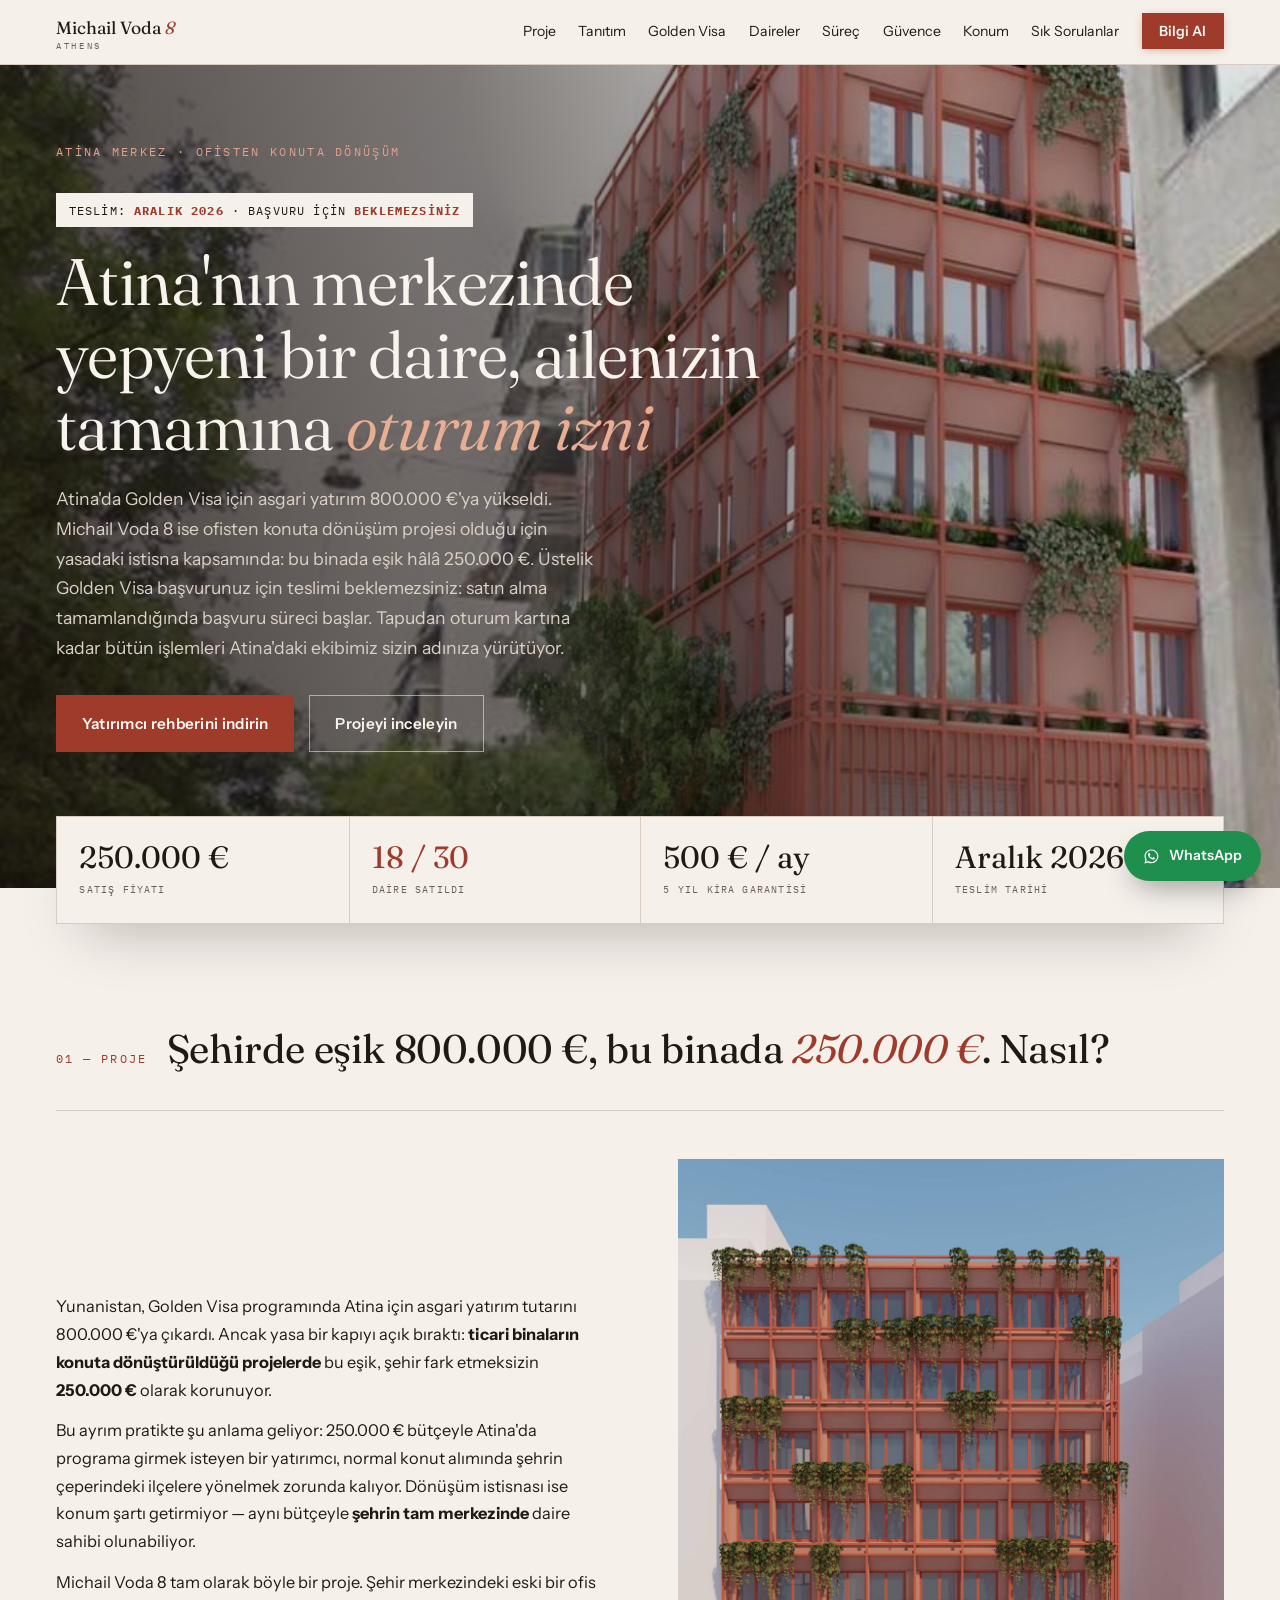
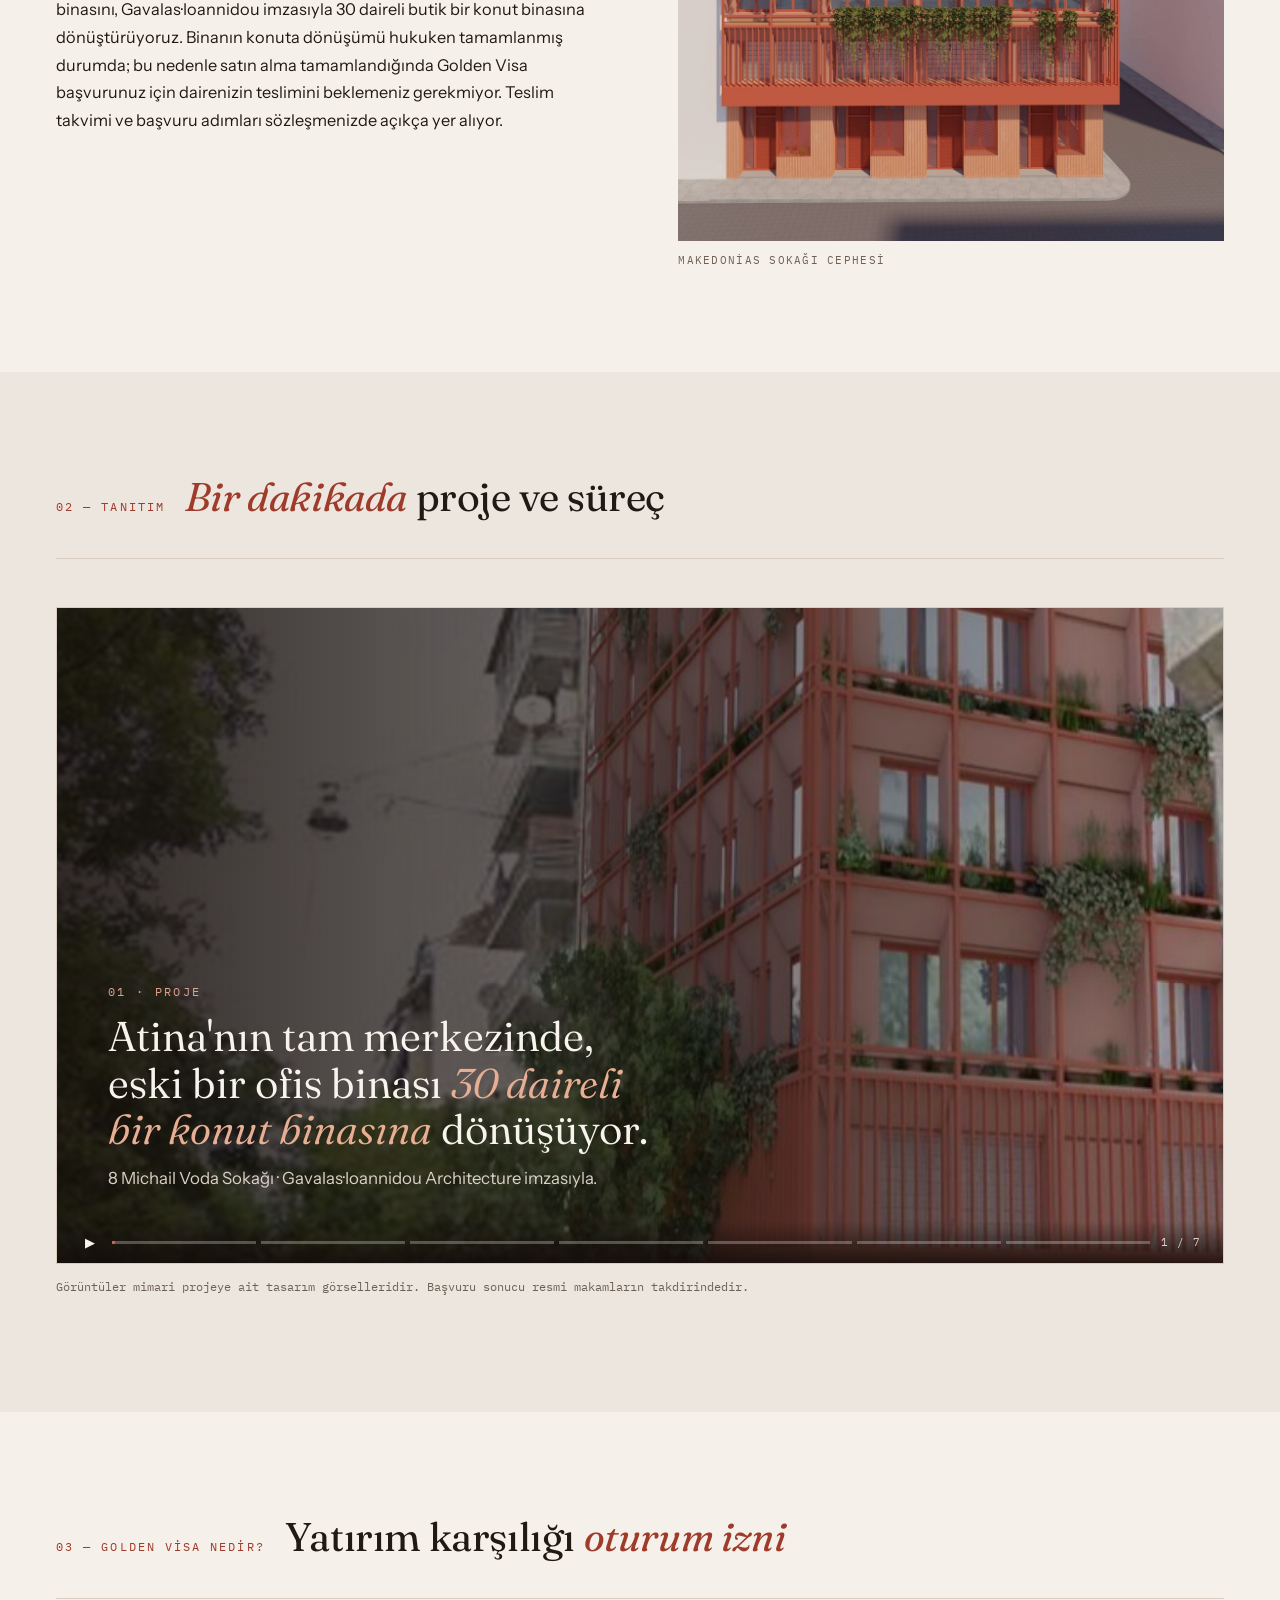
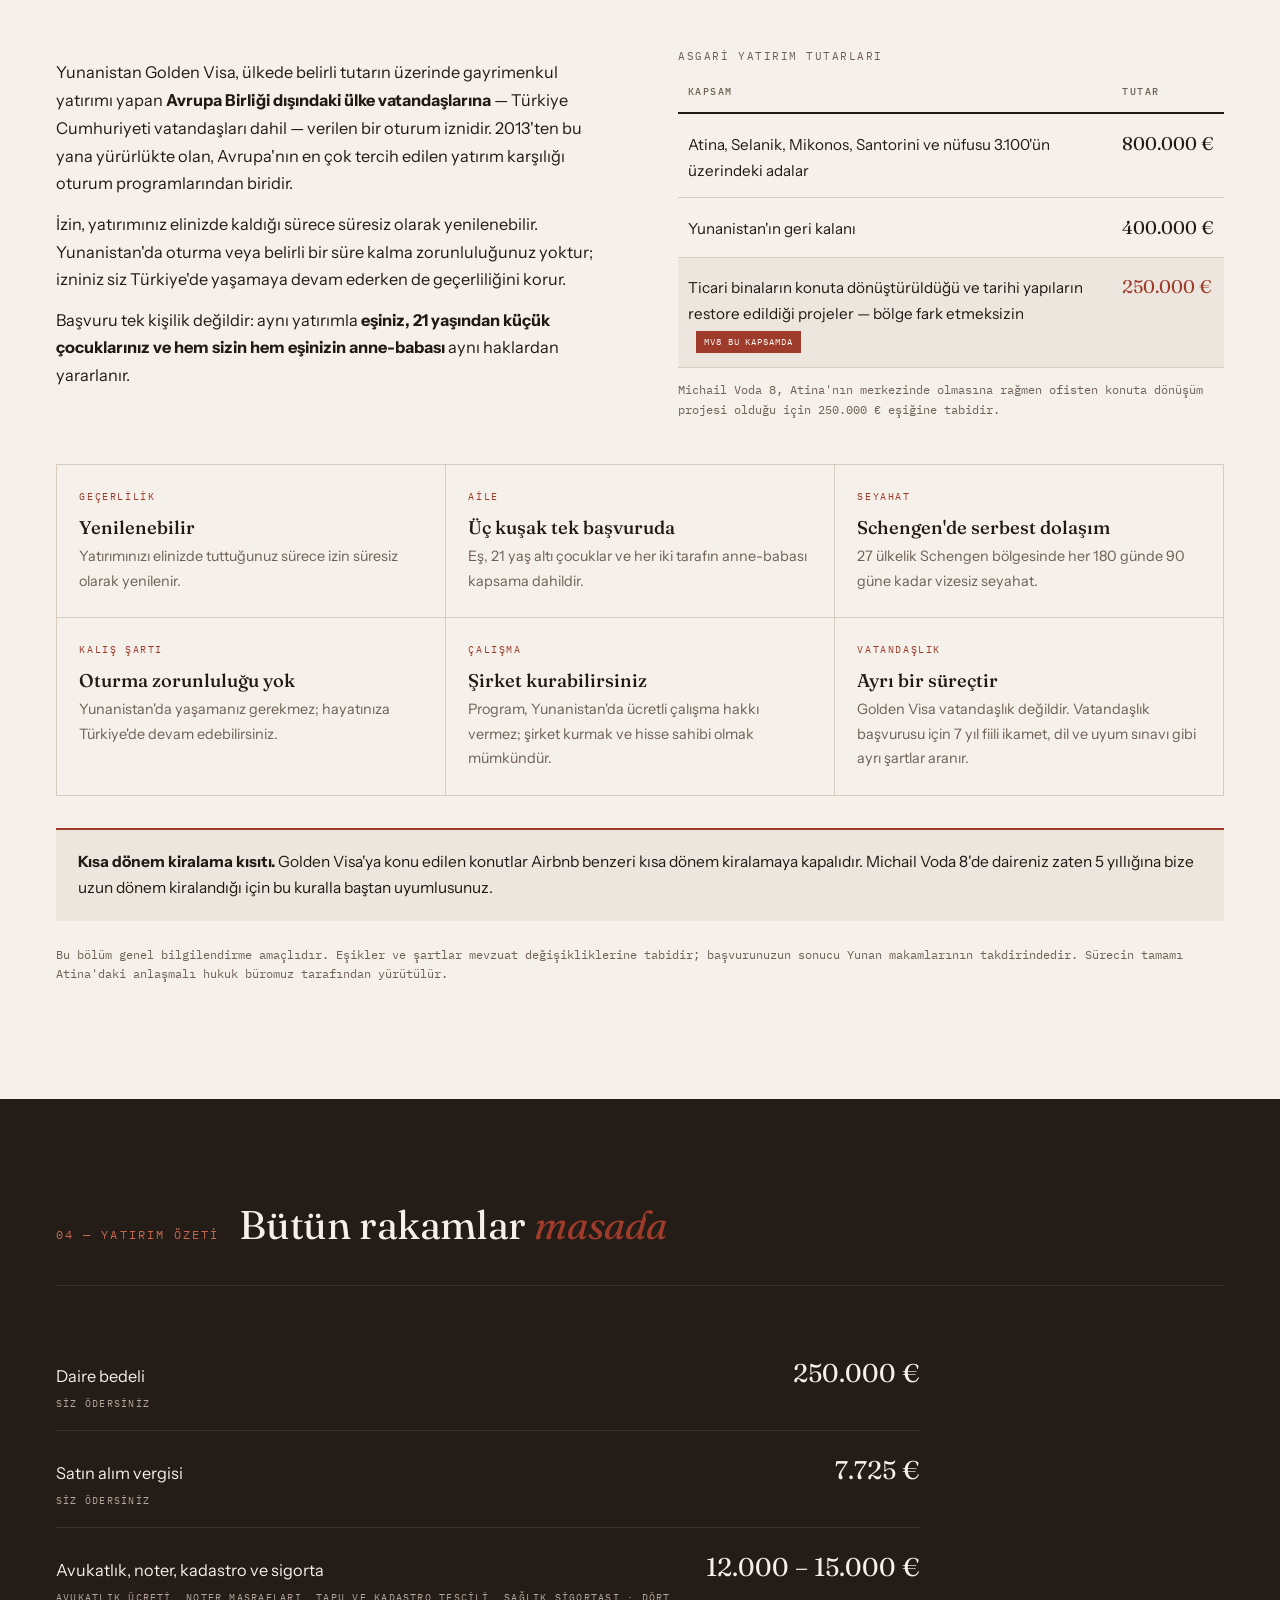
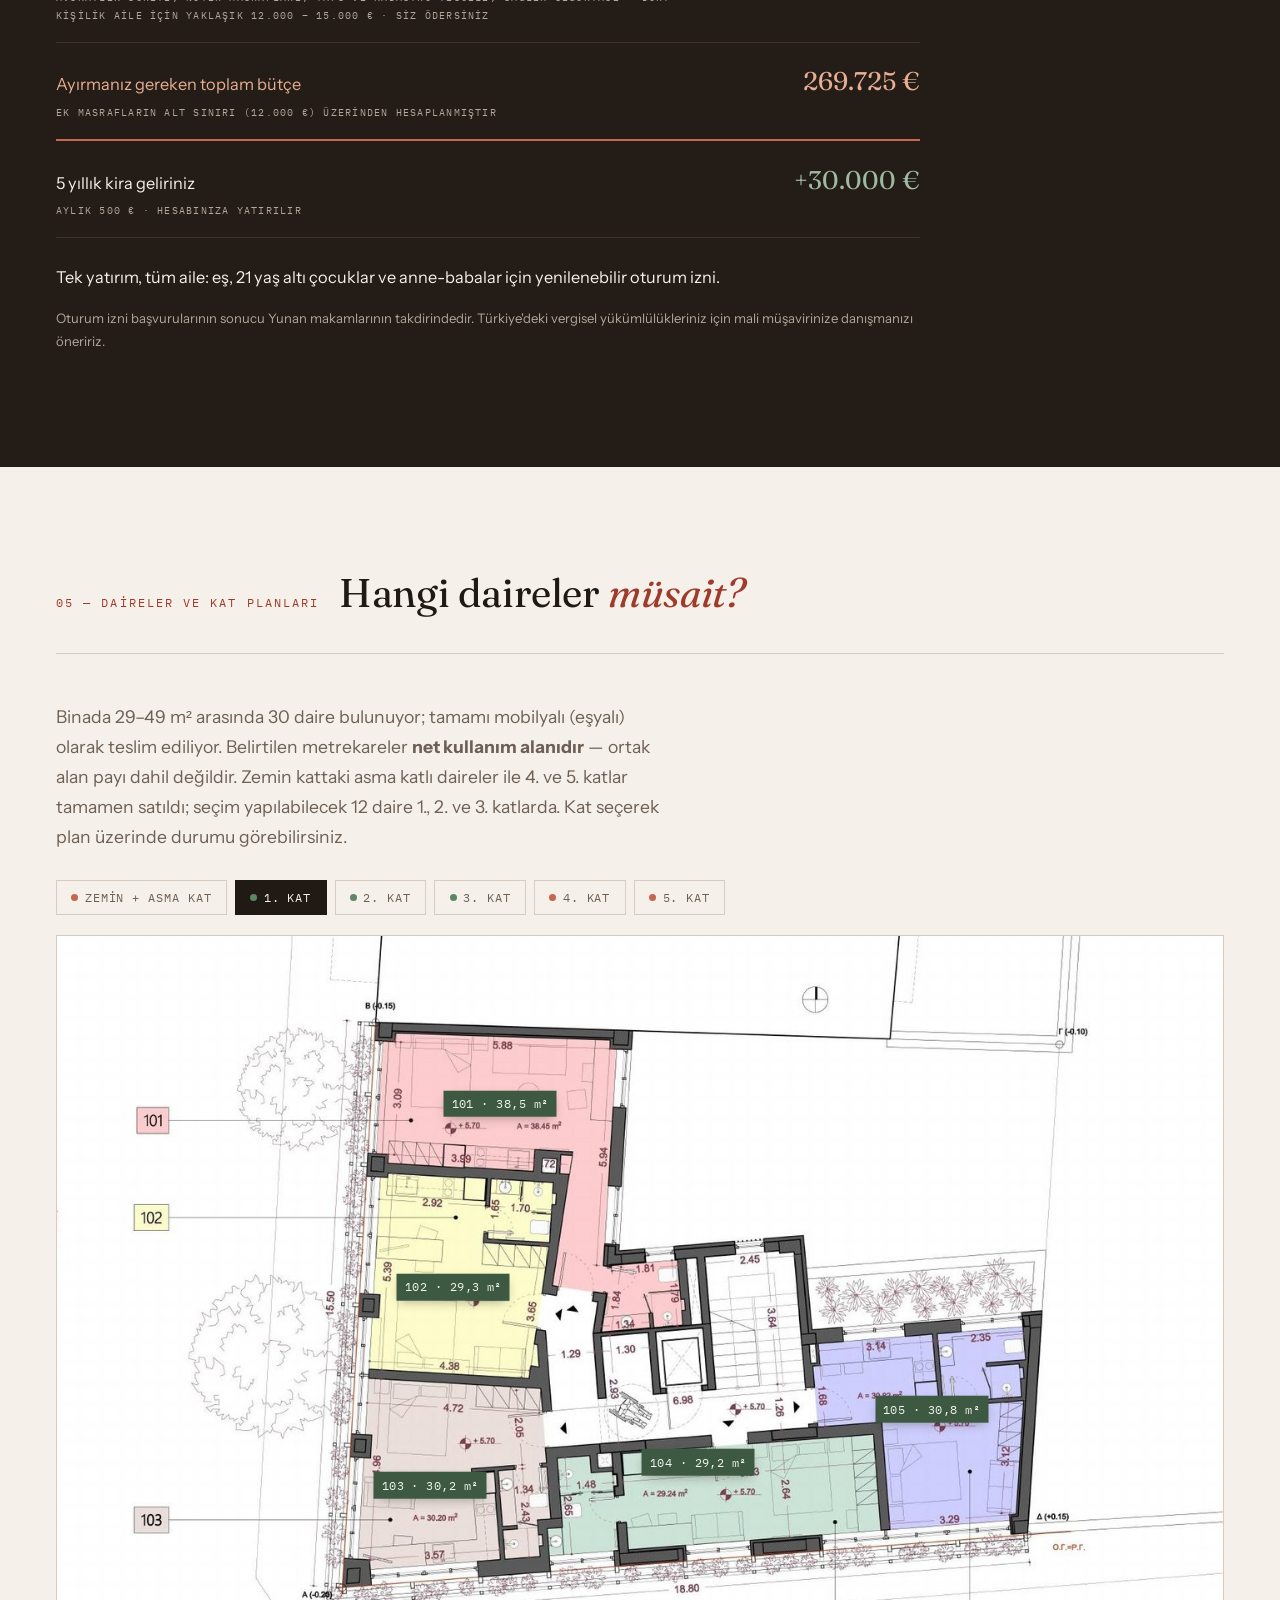
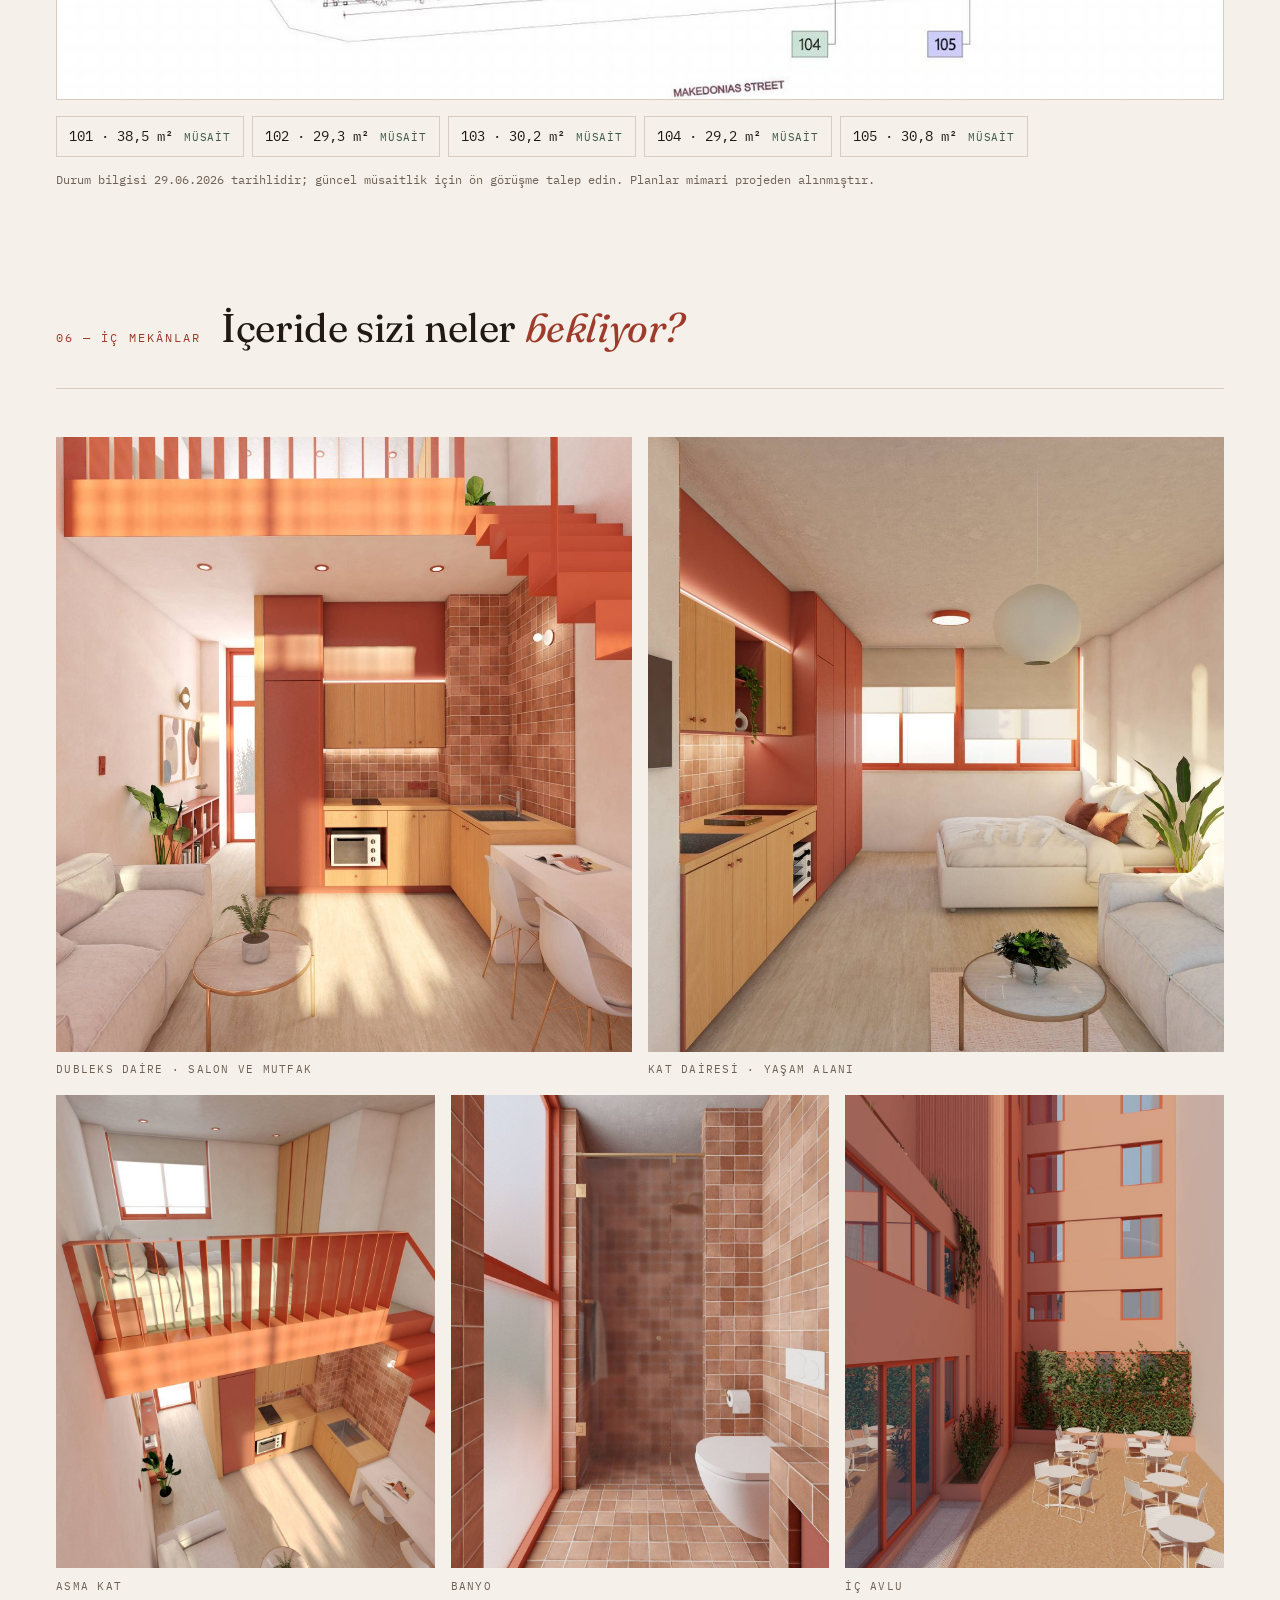
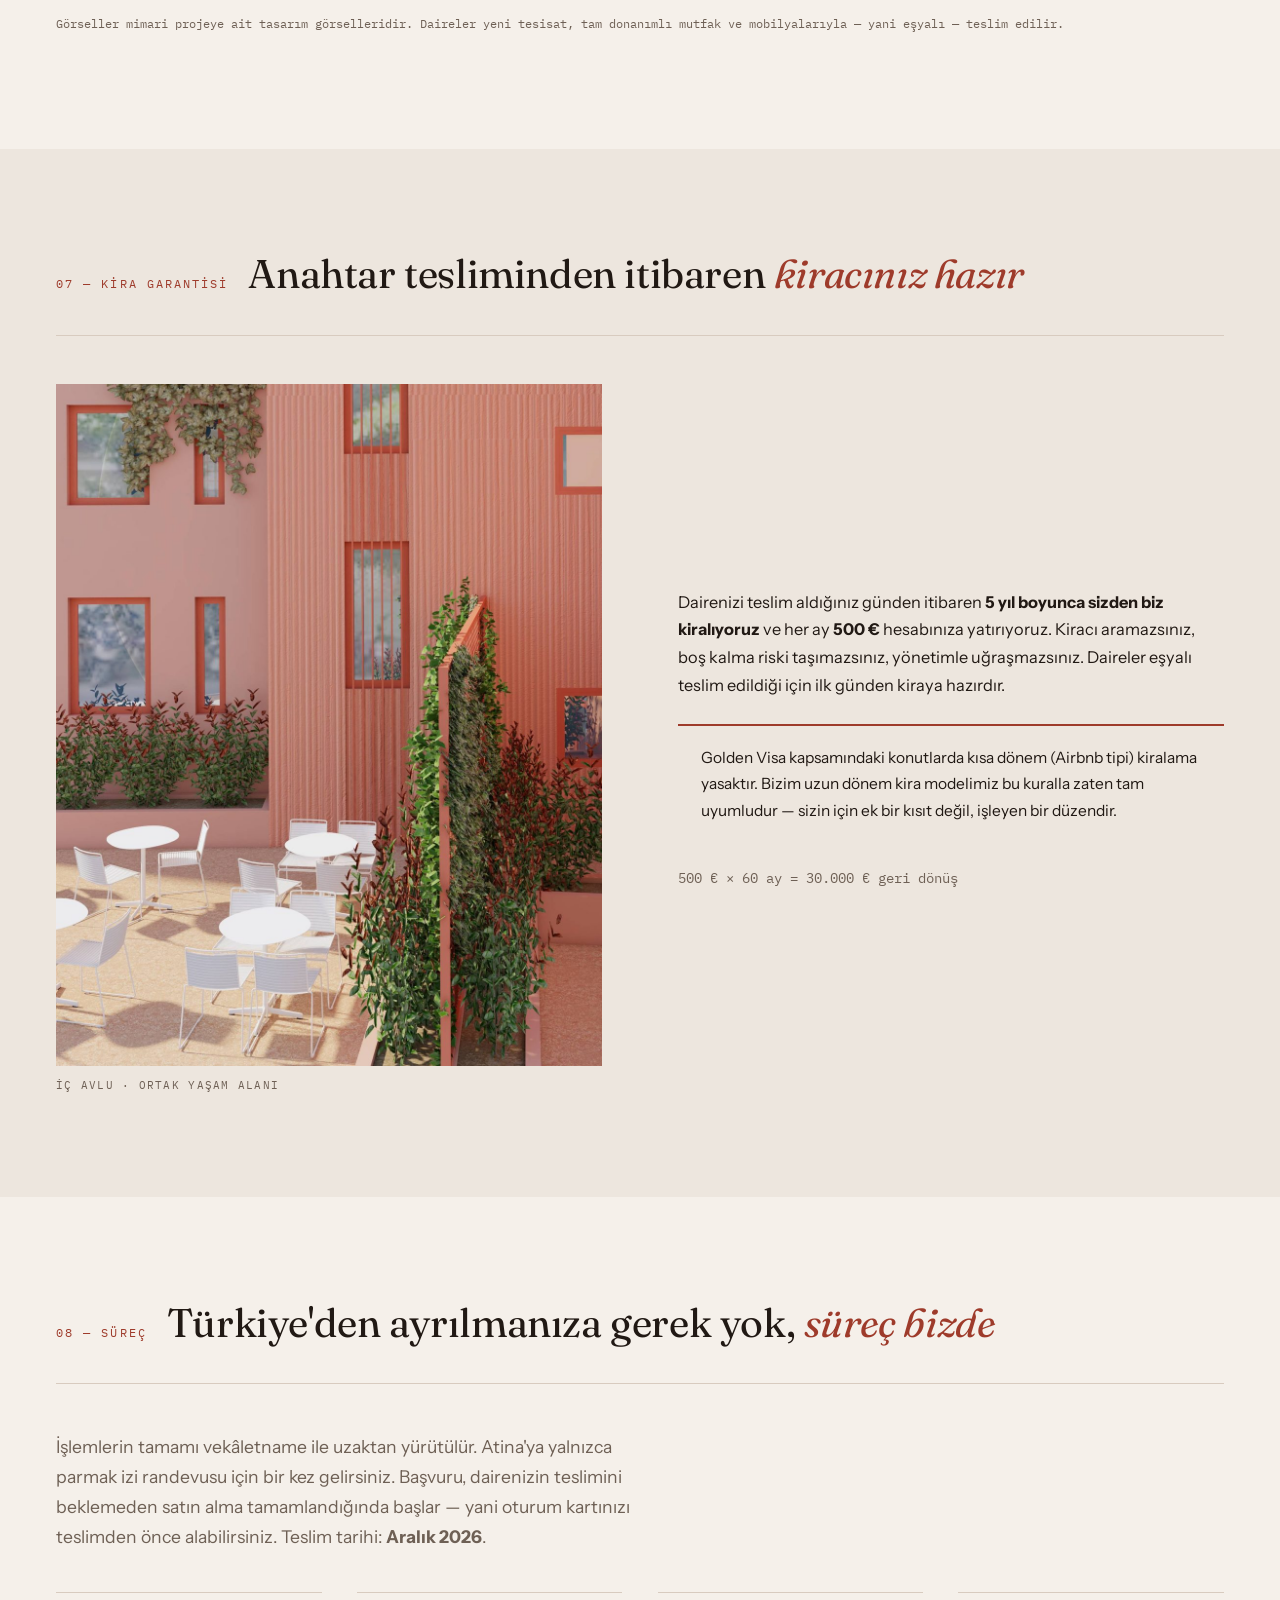
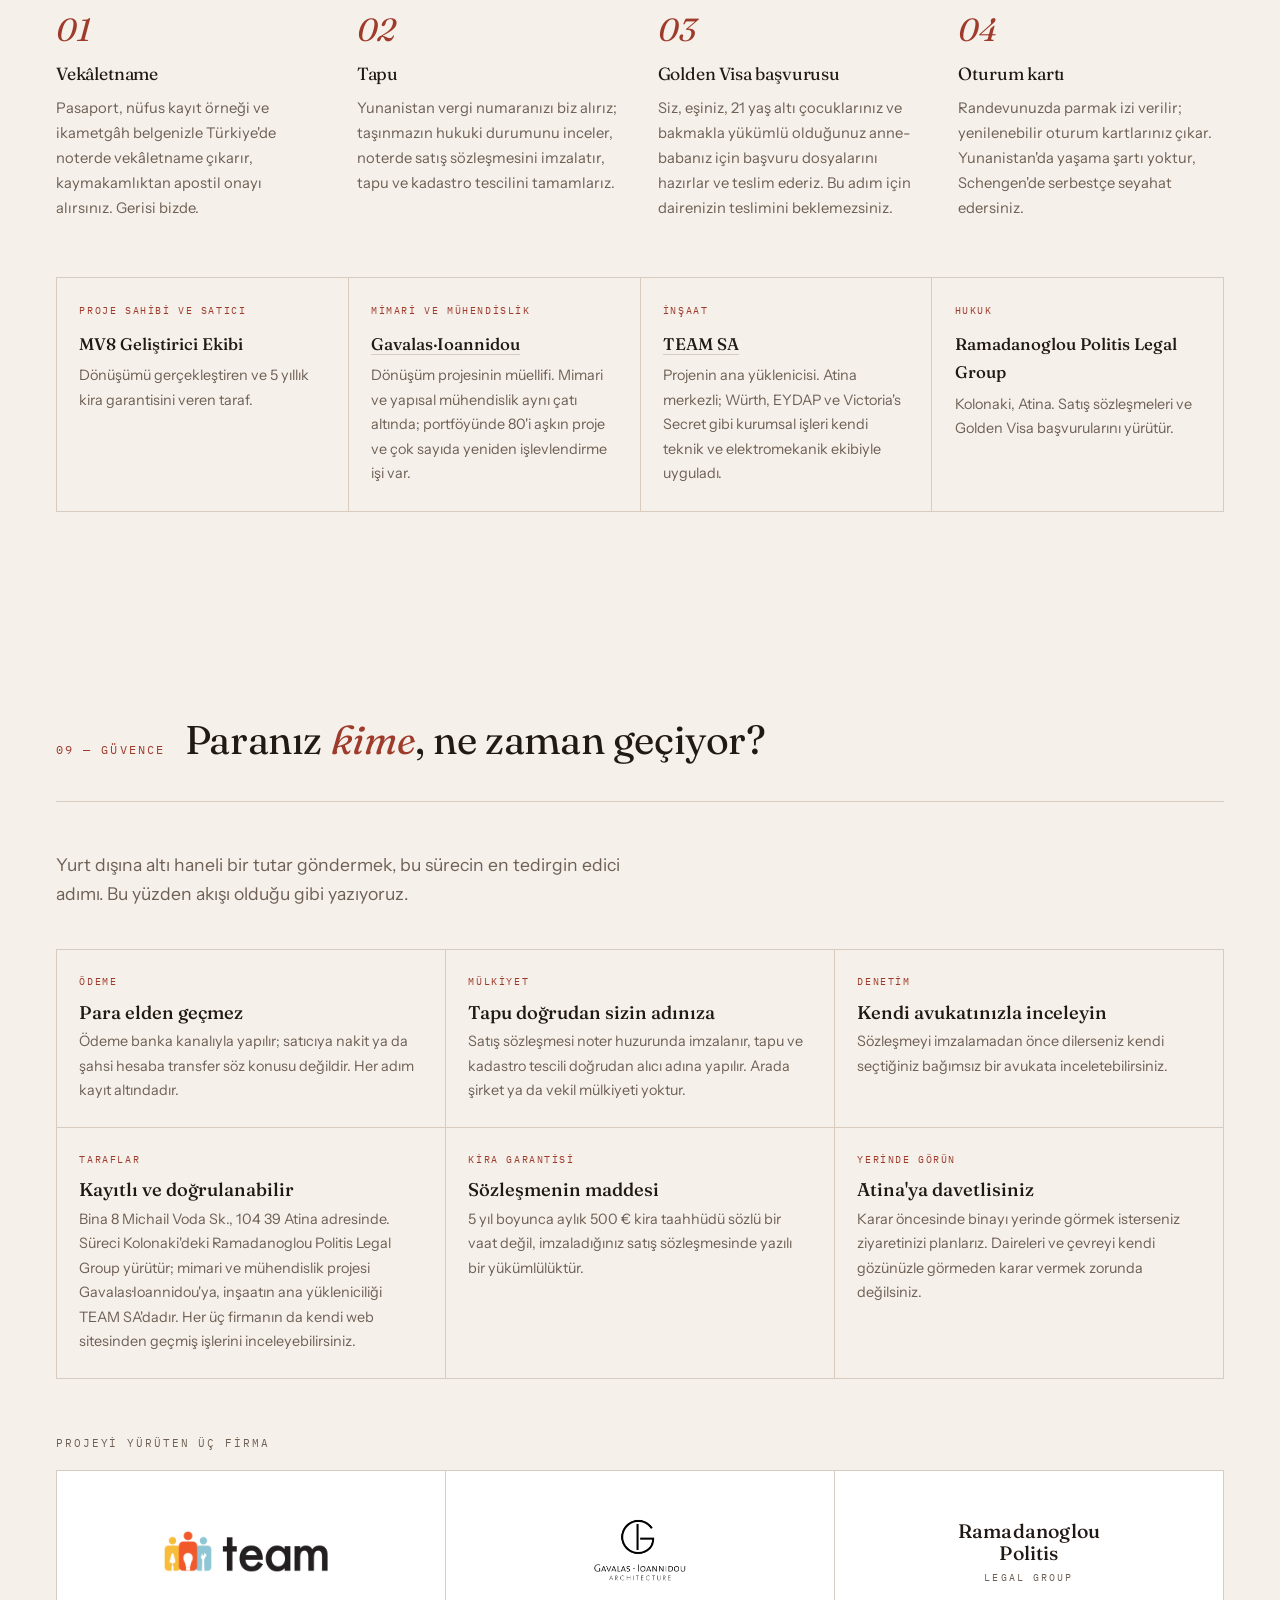
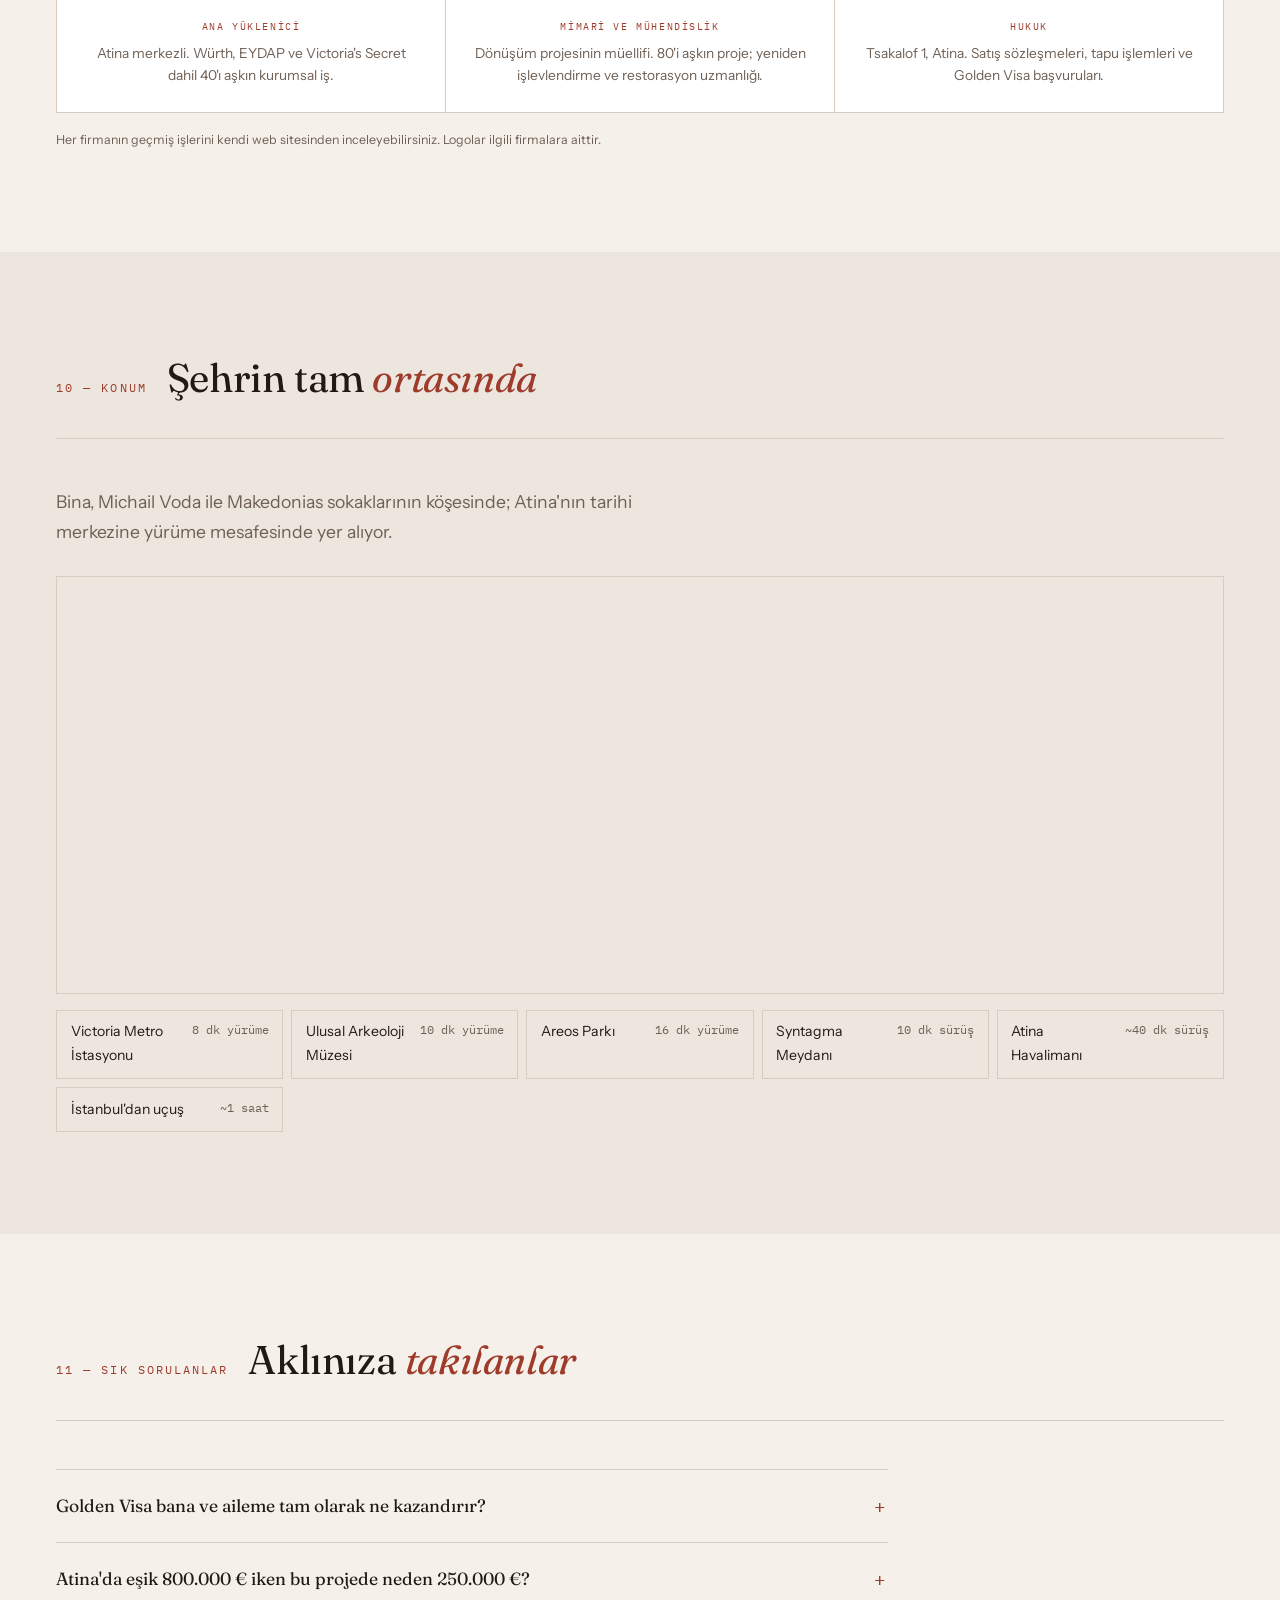
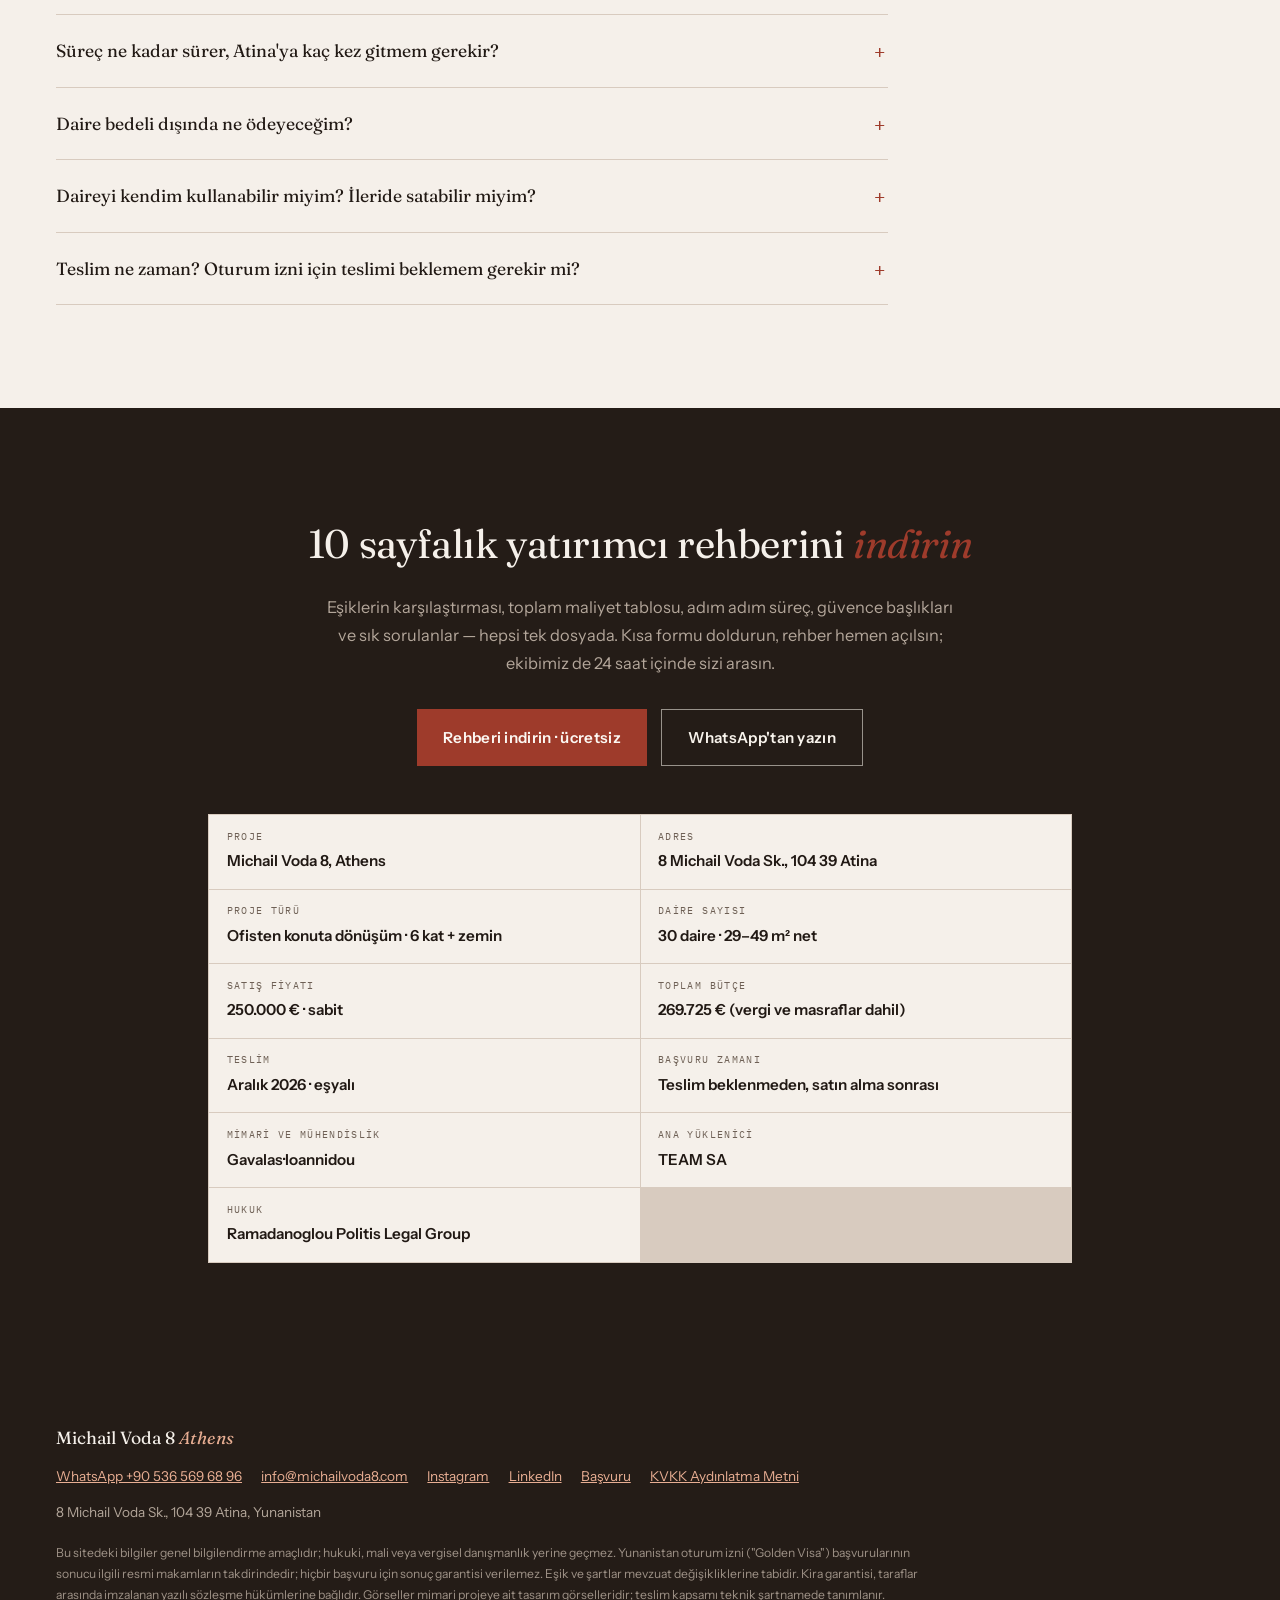
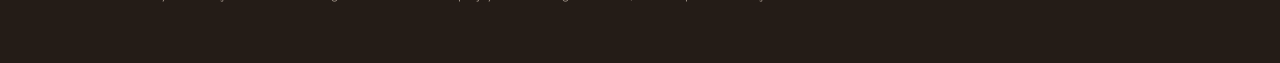
<file: site/index.html>
<!DOCTYPE html>
<html lang="tr">
<head>
<meta charset="utf-8">
<meta name="viewport" content="width=device-width, initial-scale=1">
<title>Michail Voda 8, Athens — Atina'da 250.000 €'ya Daire ve Golden Visa</title>
<meta name="description" content="Atina'nın merkezinde, ofisten konuta dönüşen butik projede 250.000 €'ya yepyeni daireler. Tüm aile için oturum izni başvurusu, 5 yıl kira garantisi. Golden Visa başvurusu için teslimi beklemenize gerek yok. Teslim: Aralık 2026.">
<meta name="facebook-domain-verification" content="x2npcxttmyaz19jj0onknpdrnw84j6">
<link rel="preconnect" href="https://fonts.gstatic.com" crossorigin>
<link rel="stylesheet" href="https://fonts.googleapis.com/css2?family=Fraunces:ital,opsz,wght@0,9..144,340..560;1,9..144,340..560&family=Instrument+Sans:wght@400;500;600&family=IBM+Plex+Mono:wght@400;500&display=swap">
<link rel="icon" href="data:image/svg+xml,%3Csvg xmlns='http://www.w3.org/2000/svg' viewBox='0 0 32 32'%3E%3Crect width='32' height='32' fill='%23241C17'/%3E%3Ctext x='16' y='23' font-family='Georgia,serif' font-style='italic' font-size='20' fill='%239E3B2B' text-anchor='middle'%3E8%3C/text%3E%3C/svg%3E">
<link rel="stylesheet" href="style.css">
<!-- Meta Pixel Code -->
<script>
!function(f,b,e,v,n,t,s)
{if(f.fbq)return;n=f.fbq=function(){n.callMethod?
n.callMethod.apply(n,arguments):n.queue.push(arguments)};
if(!f._fbq)f._fbq=n;n.push=n;n.loaded=!0;n.version='2.0';
n.queue=[];t=b.createElement(e);t.async=!0;
t.src=v;s=b.getElementsByTagName(e)[0];
s.parentNode.insertBefore(t,s)}(window, document,'script',
'https://connect.facebook.net/en_US/fbevents.js');
fbq('init', '1564731061789182');
fbq('track', 'PageView');
</script>
<!-- End Meta Pixel Code -->
<script src="pixel.js"></script>
<script src="google.js"></script>
<!-- TODO: GA4 / Google Tag Manager kodu buraya -->
</head>
<body>
<noscript><img height="1" width="1" style="display:none" alt="" src="https://www.facebook.com/tr?id=1564731061789182&ev=PageView&noscript=1"></noscript>

<nav>
  <div class="wrap">
    <a class="brand" href="#top">Michail Voda <span class="no">8</span><small>Athens</small></a>
    <ul>
      <li><a href="#proje">Proje</a></li>
      <li><a href="#film">Tanıtım</a></li>
      <li><a href="#goldenvisa">Golden Visa</a></li>
      <li><a href="#daireler">Daireler</a></li>
      <li><a href="#surec">Süreç</a></li>
      <li><a href="#guvence">Güvence</a></li>
      <li><a href="#konum">Konum</a></li>
      <li><a href="#sss">Sık Sorulanlar</a></li>
      <li><a class="nav-cta pulse" href="basvuru.html" data-open-form>Bilgi Al</a></li>
    </ul>
  </div>
</nav>

<header class="hero" id="top">
  <div class="hero-media">
    <img src="assets/hero.jpg" alt="Michail Voda 8 — Atina'da kiremit kırmızısı cepheli, bitkilerle kaplı konut binası" fetchpriority="high">
    <div class="hero-inner wrap">
      <p class="hero-kicker">Atina Merkez · Ofisten Konuta Dönüşüm</p>
      <p class="hero-badge">Teslim: <b>Aralık 2026</b> · Başvuru için <b>beklemezsiniz</b></p>
      <h1>Atina'nın merkezinde yepyeni bir daire, ailenizin tamamına <em>oturum izni</em></h1>
      <p class="lead">Atina'da Golden Visa için asgari yatırım 800.000 €'ya yükseldi. Michail Voda 8 ise ofisten konuta dönüşüm projesi olduğu için yasadaki istisna kapsamında: bu binada eşik hâlâ 250.000 €. Üstelik Golden Visa başvurunuz için teslimi beklemezsiniz: satın alma tamamlandığında başvuru süreci başlar. Tapudan oturum kartına kadar bütün işlemleri Atina'daki ekibimiz sizin adınıza yürütüyor.</p>
      <div class="cta-row">
        <button class="btn btn-primary" type="button" data-open-form>Yatırımcı rehberini indirin</button>
        <a class="btn btn-light" href="#proje">Projeyi inceleyin</a>
      </div>
    </div>
  </div>
</header>

<div class="kpis">
  <div class="wrap"><div>
    <div class="kpi"><b>250.000&nbsp;€</b><span>Satış fiyatı</span></div>
    <div class="kpi hot"><b>18&nbsp;/&nbsp;30</b><span>Daire satıldı</span></div>
    <div class="kpi"><b>500&nbsp;€&nbsp;/&nbsp;ay</b><span>5 yıl kira garantisi</span></div>
    <div class="kpi"><b>Aralık&nbsp;2026</b><span>Teslim tarihi</span></div>
  </div></div>
</div>

<section id="proje">
  <div class="wrap">
    <div class="sec-head"><span class="sec-no">01 — Proje</span><h2>Şehirde eşik 800.000&nbsp;€, bu binada <em>250.000&nbsp;€</em>. Nasıl?</h2></div>
    <div class="split">
      <div>
        <p>Yunanistan, Golden Visa programında Atina için asgari yatırım tutarını 800.000 €'ya çıkardı. Ancak yasa bir kapıyı açık bıraktı: <strong>ticari binaların konuta dönüştürüldüğü projelerde</strong> bu eşik, şehir fark etmeksizin <strong>250.000 €</strong> olarak korunuyor.</p>
        <p>Bu ayrım pratikte şu anlama geliyor: 250.000 € bütçeyle Atina'da programa girmek isteyen bir yatırımcı, normal konut alımında şehrin çeperindeki ilçelere yönelmek zorunda kalıyor. Dönüşüm istisnası ise konum şartı getirmiyor — aynı bütçeyle <strong>şehrin tam merkezinde</strong> daire sahibi olunabiliyor.</p>
        <p>Michail Voda 8 tam olarak böyle bir proje. Şehir merkezindeki eski bir ofis binasını, Gavalas·Ioannidou imzasıyla 30 daireli butik bir konut binasına dönüştürüyoruz. Binanın konuta dönüşümü hukuken tamamlanmış durumda; bu nedenle satın alma tamamlandığında Golden Visa başvurunuz için dairenizin teslimini beklemeniz gerekmiyor. Teslim takvimi ve başvuru adımları sözleşmenizde açıkça yer alıyor.</p>
      </div>
      <figure>
        <img src="assets/cephe-2.jpg" alt="Michail Voda 8'in bitkilerle kaplı kiremit kırmızısı cephesi" loading="lazy">
        <figcaption>Makedonias Sokağı cephesi</figcaption>
      </figure>
    </div>
  </div>
</section>

<section id="film" style="background: var(--bg-deep);">
  <div class="wrap">
    <div class="sec-head"><span class="sec-no">02 — Tanıtım</span><h2><em>Bir dakikada</em> proje ve süreç</h2></div>
    <div class="player" id="player">
      <div class="scene" data-sure="7000">
        <img src="assets/hero.jpg" alt="Michail Voda 8 binası, Atina">
        <div class="scene-copy">
          <p class="scene-kicker">01 · Proje</p>
          <p class="scene-title">Atina'nın tam merkezinde, eski bir ofis binası <em>30 daireli bir konut binasına</em> dönüşüyor.</p>
          <p class="scene-sub">8 Michail Voda Sokağı · Gavalas·Ioannidou Architecture imzasıyla.</p>
        </div>
      </div>
      <div class="scene" data-sure="7500">
        <img src="assets/cephe-2.jpg" alt="Binanın yenilenen cephesi">
        <div class="scene-copy">
          <p class="scene-kicker">02 · Golden Visa eşiği</p>
          <p class="scene-big"><s>800.000 €</s> &nbsp;→&nbsp; <b>250.000 €</b></p>
          <p class="scene-sub">Atina'da eşik 800.000 €'ya yükseldi. Ticari binaların konuta dönüştürüldüğü projelerde ise 250.000 € olarak korunuyor — bu bina tam olarak o kapsamda.</p>
        </div>
      </div>
      <div class="scene" data-sure="7000">
        <img src="assets/daire-101.jpg" alt="Dairenin yaşam alanı">
        <div class="scene-copy">
          <p class="scene-kicker">03 · Daireler</p>
          <p class="scene-title">29–49 m², <em>eşyalı teslim</em>.</p>
          <p class="scene-sub">Yeni tesisat, tam donanımlı mutfak ve mobilyalarıyla; anahtarı aldığınız gün yaşamaya da kiraya da hazır.</p>
        </div>
      </div>
      <div class="scene plan" data-sure="7000">
        <img src="assets/plan-tipik.jpg" alt="Tipik kat planı">
        <div class="scene-copy">
          <p class="scene-kicker">04 · Müsaitlik</p>
          <p class="scene-big">18 <b>/ 30</b> satıldı</p>
          <p class="scene-sub">Zemin kat ile 4. ve 5. katlar tükendi. Seçim yapılabilecek 12 daire 1., 2. ve 3. katlarda.</p>
        </div>
      </div>
      <div class="scene" data-sure="7000">
        <img src="assets/avlu-2.jpg" alt="Binanın iç avlusu">
        <div class="scene-copy">
          <p class="scene-kicker">05 · Kira garantisi</p>
          <p class="scene-title">5 yıl boyunca ayda <em>500 €</em> — kirayı biz ödüyoruz.</p>
          <p class="scene-sub">Kiracı aramazsınız, boşluk riski taşımazsınız. Beş yılda toplam 30.000 € geri dönüş.</p>
        </div>
      </div>
      <div class="scene" data-sure="8000">
        <img src="assets/ic-2.jpg" alt="Daire içinden bir görünüm">
        <div class="scene-copy">
          <p class="scene-kicker">06 · Süreç</p>
          <p class="scene-title">Türkiye'den ayrılmanıza <em>gerek yok</em>.</p>
          <ul class="scene-steps">
            <li>Vekâletname</li><li>Tapu</li><li>Başvuru</li><li>Oturum kartı</li>
          </ul>
          <p class="scene-sub">İşlemleri Atina'daki ekibimiz yürütür; siz yalnızca parmak izi randevusu için bir kez gelirsiniz. Başvuru, teslim beklenmeden satın alma sonrası başlar.</p>
        </div>
      </div>
      <div class="scene" data-sure="8000">
        <img src="assets/cephe-1.jpg" alt="Michail Voda 8 cephesi">
        <div class="scene-copy">
          <p class="scene-kicker">07 · Teslim Aralık 2026</p>
          <p class="scene-title">Bir daire, ailenizin tamamına <em>oturum izni</em>.</p>
          <p class="scene-sub">Başvuru için teslimi beklemezsiniz — oturum kartınızı daire teslim edilmeden önce alabilirsiniz. Fiyat listesi ve süreç dosyası için: michailvoda8.com</p>
        </div>
      </div>
      <button class="player-play" type="button" id="playerPlay">
        <span class="disc"></span>
        <span class="lbl">Tanıtımı izleyin · 1 dk</span>
      </button>
      <div class="player-bar">
        <button class="player-btn" type="button" id="playerToggle" aria-label="Oynat / duraklat">❚❚</button>
        <div class="player-track" id="playerTrack"></div>
        <span class="player-count" id="playerCount">1 / 7</span>
      </div>
    </div>
    <p class="plan-note">Görüntüler mimari projeye ait tasarım görselleridir. Başvuru sonucu resmi makamların takdirindedir.</p>
  </div>
</section>

<section id="goldenvisa">
  <div class="wrap">
    <div class="sec-head"><span class="sec-no">03 — Golden Visa Nedir?</span><h2>Yatırım karşılığı <em>oturum izni</em></h2></div>
    <div class="split" style="align-items: start;">
      <div>
        <p>Yunanistan Golden Visa, ülkede belirli tutarın üzerinde gayrimenkul yatırımı yapan <strong>Avrupa Birliği dışındaki ülke vatandaşlarına</strong> — Türkiye Cumhuriyeti vatandaşları dahil — verilen bir oturum iznidir. 2013'ten bu yana yürürlükte olan, Avrupa'nın en çok tercih edilen yatırım karşılığı oturum programlarından biridir.</p>
        <p>İzin, yatırımınız elinizde kaldığı sürece süresiz olarak yenilenebilir. Yunanistan'da oturma veya belirli bir süre kalma zorunluluğunuz yoktur; izniniz siz Türkiye'de yaşamaya devam ederken de geçerliliğini korur.</p>
        <p>Başvuru tek kişilik değildir: aynı yatırımla <strong>eşiniz, 21 yaşından küçük çocuklarınız ve hem sizin hem eşinizin anne-babası</strong> aynı haklardan yararlanır.</p>
      </div>
      <div>
        <p class="mono" style="font-size:.68rem; letter-spacing:.14em; text-transform:uppercase; color:var(--ink-2); margin:0 0 .5rem;">Asgari yatırım tutarları</p>
        <div class="tablewrap">
          <table class="esik">
            <tr><th>Kapsam</th><th>Tutar</th></tr>
            <tr><td>Atina, Selanik, Mikonos, Santorini ve nüfusu 3.100'ün üzerindeki adalar</td><td class="tutar">800.000&nbsp;€</td></tr>
            <tr><td>Yunanistan'ın geri kalanı</td><td class="tutar">400.000&nbsp;€</td></tr>
            <tr class="bizim"><td>Ticari binaların konuta dönüştürüldüğü ve tarihi yapıların restore edildiği projeler — bölge fark etmeksizin<span class="rozet">MV8 bu kapsamda</span></td><td class="tutar">250.000&nbsp;€</td></tr>
          </table>
        </div>
        <p class="plan-note">Michail Voda 8, Atina'nın merkezinde olmasına rağmen ofisten konuta dönüşüm projesi olduğu için 250.000 € eşiğine tabidir.</p>
      </div>
    </div>

    <div class="facts">
      <div class="fact"><span class="f-t">Geçerlilik</span><b>Yenilenebilir</b><p>Yatırımınızı elinizde tuttuğunuz sürece izin süresiz olarak yenilenir.</p></div>
      <div class="fact"><span class="f-t">Aile</span><b>Üç kuşak tek başvuruda</b><p>Eş, 21 yaş altı çocuklar ve her iki tarafın anne-babası kapsama dahildir.</p></div>
      <div class="fact"><span class="f-t">Seyahat</span><b>Schengen'de serbest dolaşım</b><p>27 ülkelik Schengen bölgesinde her 180 günde 90 güne kadar vizesiz seyahat.</p></div>
      <div class="fact"><span class="f-t">Kalış Şartı</span><b>Oturma zorunluluğu yok</b><p>Yunanistan'da yaşamanız gerekmez; hayatınıza Türkiye'de devam edebilirsiniz.</p></div>
      <div class="fact"><span class="f-t">Çalışma</span><b>Şirket kurabilirsiniz</b><p>Program, Yunanistan'da ücretli çalışma hakkı vermez; şirket kurmak ve hisse sahibi olmak mümkündür.</p></div>
      <div class="fact"><span class="f-t">Vatandaşlık</span><b>Ayrı bir süreçtir</b><p>Golden Visa vatandaşlık değildir. Vatandaşlık başvurusu için 7 yıl fiili ikamet, dil ve uyum sınavı gibi ayrı şartlar aranır.</p></div>
    </div>

    <div class="callout" style="margin-top:2rem;">
      <strong>Kısa dönem kiralama kısıtı.</strong> Golden Visa'ya konu edilen konutlar Airbnb benzeri kısa dönem kiralamaya kapalıdır. Michail Voda 8'de daireniz zaten 5 yıllığına bize uzun dönem kiralandığı için bu kuralla baştan uyumlusunuz.
    </div>
    <p class="plan-note">Bu bölüm genel bilgilendirme amaçlıdır. Eşikler ve şartlar mevzuat değişikliklerine tabidir; başvurunuzun sonucu Yunan makamlarının takdirindedir. Sürecin tamamı Atina'daki anlaşmalı hukuk büromuz tarafından yürütülür.</p>
  </div>
</section>

<section class="dark-sec">
  <div class="wrap">
    <div class="sec-head"><span class="sec-no">04 — Yatırım Özeti</span><h2>Bütün rakamlar <em>masada</em></h2></div>
    <div class="ledger">
      <div class="ledger-row"><div><span class="lbl">Daire bedeli</span><span class="who">Siz ödersiniz</span></div><span class="amt">250.000&nbsp;€</span></div>
      <div class="ledger-row"><div><span class="lbl">Satın alım vergisi</span><span class="who">Siz ödersiniz</span></div><span class="amt">7.725&nbsp;€</span></div>
      <div class="ledger-row"><div><span class="lbl">Avukatlık, noter, kadastro ve sigorta</span><span class="who">Avukatlık ücreti, noter masrafları, tapu ve kadastro tescili, sağlık sigortası · dört kişilik aile için yaklaşık 12.000&nbsp;–&nbsp;15.000&nbsp;€ · siz ödersiniz</span></div><span class="amt">12.000&nbsp;–&nbsp;15.000&nbsp;€</span></div>
      <div class="ledger-row total"><div><span class="lbl">Ayırmanız gereken toplam bütçe</span><span class="who">Ek masrafların alt sınırı (12.000&nbsp;€) üzerinden hesaplanmıştır</span></div><span class="amt">269.725&nbsp;€</span></div>
      <div class="ledger-row plus"><div><span class="lbl">5 yıllık kira geliriniz</span><span class="who">Aylık 500&nbsp;€ · hesabınıza yatırılır</span></div><span class="amt">+30.000&nbsp;€</span></div>
    </div>
    <p style="margin-top:1.6rem; max-width:54rem;">Tek yatırım, tüm aile: eş, 21 yaş altı çocuklar ve anne-babalar için yenilenebilir oturum izni.</p>
    <p class="fine" style="margin-top:1rem;">Oturum izni başvurularının sonucu Yunan makamlarının takdirindedir. Türkiye'deki vergisel yükümlülükleriniz için mali müşavirinize danışmanızı öneririz.</p>
  </div>
</section>

<section id="daireler">
  <div class="wrap">
    <div class="sec-head"><span class="sec-no">05 — Daireler ve Kat Planları</span><h2>Hangi daireler <em>müsait?</em></h2></div>
    <p class="lead" style="margin-bottom:1.8rem;">Binada 29–49 m² arasında 30 daire bulunuyor; tamamı mobilyalı (eşyalı) olarak teslim ediliyor. Belirtilen metrekareler <b>net kullanım alanıdır</b> — ortak alan payı dahil değildir. Zemin kattaki asma katlı daireler ile 4. ve 5. katlar tamamen satıldı; seçim yapılabilecek 12 daire 1., 2. ve 3. katlarda. Kat seçerek plan üzerinde durumu görebilirsiniz.</p>
    <div class="plan-tabs" role="tablist" id="planTabs"></div>
    <div class="plan-stage" id="planStage">
      <img id="planImg" src="assets/plan-tipik.jpg" alt="Kat planı — daire yerleşimi">
    </div>
    <div class="plan-legend" id="planLegend"></div>
    <p class="plan-note">Durum bilgisi 29.06.2026 tarihlidir; güncel müsaitlik için ön görüşme talep edin. Planlar mimari projeden alınmıştır.</p>
  </div>
</section>

<section style="padding-top: 0;">
  <div class="wrap">
    <div class="sec-head"><span class="sec-no">06 — İç Mekânlar</span><h2>İçeride sizi neler <em>bekliyor?</em></h2></div>
    <div class="gallery">
      <figure class="big"><img src="assets/daire-001.jpg" alt="Asma katlı dubleks dairenin salonu ve mutfağı" loading="lazy"><figcaption>Dubleks daire · salon ve mutfak</figcaption></figure>
      <figure class="big"><img src="assets/daire-101.jpg" alt="Kat dairesinin yaşam alanı" loading="lazy"><figcaption>Kat dairesi · yaşam alanı</figcaption></figure>
      <figure><img src="assets/asma-kat.jpg" alt="Asma kattaki uyku alanı" loading="lazy"><figcaption>Asma kat</figcaption></figure>
      <figure><img src="assets/banyo.jpg" alt="Terracotta fayanslı banyo" loading="lazy"><figcaption>Banyo</figcaption></figure>
      <figure><img src="assets/avlu-1.jpg" alt="Binanın iç avlusundaki oturma alanları" loading="lazy"><figcaption>İç avlu</figcaption></figure>
    </div>
    <p class="mono" style="font-size:.74rem; color: var(--ink-2); margin-top: 1.1rem;">Görseller mimari projeye ait tasarım görselleridir. Daireler yeni tesisat, tam donanımlı mutfak ve mobilyalarıyla — yani eşyalı — teslim edilir.</p>
  </div>
</section>

<section id="kira" style="background: var(--bg-deep);">
  <div class="wrap">
    <div class="sec-head"><span class="sec-no">07 — Kira Garantisi</span><h2>Anahtar tesliminden itibaren <em>kiracınız hazır</em></h2></div>
    <div class="split">
      <figure>
        <img src="assets/avlu-2.jpg" alt="Michail Voda 8'in yeşillendirilmiş iç avlusu" loading="lazy">
        <figcaption>İç avlu · ortak yaşam alanı</figcaption>
      </figure>
      <div>
        <p>Dairenizi teslim aldığınız günden itibaren <strong>5 yıl boyunca sizden biz kiralıyoruz</strong> ve her ay <strong>500 €</strong> hesabınıza yatırıyoruz. Kiracı aramazsınız, boş kalma riski taşımazsınız, yönetimle uğraşmazsınız. Daireler eşyalı teslim edildiği için ilk günden kiraya hazırdır.</p>
        <div class="callout">Golden Visa kapsamındaki konutlarda kısa dönem (Airbnb tipi) kiralama yasaktır. Bizim uzun dönem kira modelimiz bu kuralla zaten tam uyumludur — sizin için ek bir kısıt değil, işleyen bir düzendir.</div>
        <p class="mono" style="font-size:.85rem; color: var(--ink-2);">500&nbsp;€ × 60 ay = 30.000&nbsp;€ geri dönüş</p>
      </div>
    </div>
  </div>
</section>

<section id="surec">
  <div class="wrap">
    <div class="sec-head"><span class="sec-no">08 — Süreç</span><h2>Türkiye'den ayrılmanıza gerek yok, <em>süreç bizde</em></h2></div>
    <p class="lead" style="margin-bottom: 2.5rem;">İşlemlerin tamamı vekâletname ile uzaktan yürütülür. Atina'ya yalnızca parmak izi randevusu için bir kez gelirsiniz. Başvuru, dairenizin teslimini beklemeden satın alma tamamlandığında başlar — yani oturum kartınızı teslimden önce alabilirsiniz. Teslim tarihi: <strong>Aralık 2026</strong>.</p>
    <ol class="steps">
      <li><h3>Vekâletname</h3><p>Pasaport, nüfus kayıt örneği ve ikametgâh belgenizle Türkiye'de noterde vekâletname çıkarır, kaymakamlıktan apostil onayı alırsınız. Gerisi bizde.</p></li>
      <li><h3>Tapu</h3><p>Yunanistan vergi numaranızı biz alırız; taşınmazın hukuki durumunu inceler, noterde satış sözleşmesini imzalatır, tapu ve kadastro tescilini tamamlarız.</p></li>
      <li><h3>Golden Visa başvurusu</h3><p>Siz, eşiniz, 21 yaş altı çocuklarınız ve bakmakla yükümlü olduğunuz anne-babanız için başvuru dosyalarını hazırlar ve teslim ederiz. Bu adım için dairenizin teslimini beklemezsiniz.</p></li>
      <li><h3>Oturum kartı</h3><p>Randevunuzda parmak izi verilir; yenilenebilir oturum kartlarınız çıkar. Yunanistan'da yaşama şartı yoktur, Schengen'de serbestçe seyahat edersiniz.</p></li>
    </ol>
    <div class="roles" style="margin-top: 3.5rem;">
      <div class="role"><span class="r-t">Proje Sahibi ve Satıcı</span><b>MV8 Geliştirici Ekibi</b><p>Dönüşümü gerçekleştiren ve 5 yıllık kira garantisini veren taraf.</p></div>
      <div class="role"><span class="r-t">Mimari ve Mühendislik</span><b><a href="https://structures.gavalasioannidou.com/en/works/" target="_blank" rel="noopener">Gavalas·Ioannidou</a></b><p>Dönüşüm projesinin müellifi. Mimari ve yapısal mühendislik aynı çatı altında; portföyünde 80'i aşkın proje ve çok sayıda yeniden işlevlendirme işi var.</p></div>
      <div class="role"><span class="r-t">İnşaat</span><b><a href="https://team-sa.gr/portfolio-gallery/" target="_blank" rel="noopener">TEAM SA</a></b><p>Projenin ana yüklenicisi. Atina merkezli; Würth, EYDAP ve Victoria's Secret gibi kurumsal işleri kendi teknik ve elektromekanik ekibiyle uyguladı.</p></div>
      <div class="role"><span class="r-t">Hukuk</span><b>Ramadanoglou Politis Legal Group</b><p>Kolonaki, Atina. Satış sözleşmeleri ve Golden Visa başvurularını yürütür.</p></div>
    </div>
  </div>
</section>

<section id="guvence">
  <div class="wrap">
    <div class="sec-head"><span class="sec-no">09 — Güvence</span><h2>Paranız <em>kime</em>, ne zaman geçiyor?</h2></div>
    <p class="lead" style="margin-bottom: 2.5rem;">Yurt dışına altı haneli bir tutar göndermek, bu sürecin en tedirgin edici adımı. Bu yüzden akışı olduğu gibi yazıyoruz.</p>
    <div class="facts">
      <div class="fact"><span class="f-t">Ödeme</span><b>Para elden geçmez</b><p>Ödeme banka kanalıyla yapılır; satıcıya nakit ya da şahsi hesaba transfer söz konusu değildir. Her adım kayıt altındadır.</p></div>
      <div class="fact"><span class="f-t">Mülkiyet</span><b>Tapu doğrudan sizin adınıza</b><p>Satış sözleşmesi noter huzurunda imzalanır, tapu ve kadastro tescili doğrudan alıcı adına yapılır. Arada şirket ya da vekil mülkiyeti yoktur.</p></div>
      <div class="fact"><span class="f-t">Denetim</span><b>Kendi avukatınızla inceleyin</b><p>Sözleşmeyi imzalamadan önce dilerseniz kendi seçtiğiniz bağımsız bir avukata inceletebilirsiniz.</p></div>
      <div class="fact"><span class="f-t">Taraflar</span><b>Kayıtlı ve doğrulanabilir</b><p>Bina 8 Michail Voda Sk., 104 39 Atina adresinde. Süreci Kolonaki'deki Ramadanoglou Politis Legal Group yürütür; mimari ve mühendislik projesi Gavalas·Ioannidou'ya, inşaatın ana yükleniciliği TEAM SA'dadır. Her üç firmanın da kendi web sitesinden geçmiş işlerini inceleyebilirsiniz.</p></div>
      <div class="fact"><span class="f-t">Kira garantisi</span><b>Sözleşmenin maddesi</b><p>5 yıl boyunca aylık 500 € kira taahhüdü sözlü bir vaat değil, imzaladığınız satış sözleşmesinde yazılı bir yükümlülüktür.</p></div>
      <div class="fact"><span class="f-t">Yerinde görün</span><b>Atina'ya davetlisiniz</b><p>Karar öncesinde binayı yerinde görmek isterseniz ziyaretinizi planlarız. Daireleri ve çevreyi kendi gözünüzle görmeden karar vermek zorunda değilsiniz.</p></div>
    </div>

    <div class="partners">
      <p class="p-lead">Projeyi yürüten üç firma</p>
      <div class="plogos">
        <a class="plogo" href="https://team-sa.gr/portfolio-gallery/" target="_blank" rel="noopener">
          <span class="pl-mark"><img class="l-team" src="assets/logo-team-sa.png" alt="TEAM SA" loading="lazy" width="215" height="53"></span>
          <span class="pl-role">Ana yüklenici</span>
          <span class="pl-note">Atina merkezli. Würth, EYDAP ve Victoria's Secret dahil 40'ı aşkın kurumsal iş.</span>
        </a>
        <a class="plogo" href="https://structures.gavalasioannidou.com/en/works/" target="_blank" rel="noopener">
          <span class="pl-mark"><img class="l-gi" src="assets/logo-gavalas-ioannidou.png" alt="Gavalas·Ioannidou" loading="lazy" width="500" height="356"></span>
          <span class="pl-role">Mimari ve mühendislik</span>
          <span class="pl-note">Dönüşüm projesinin müellifi. 80'i aşkın proje; yeniden işlevlendirme ve restorasyon uzmanlığı.</span>
        </a>
        <div class="plogo">
          <span class="pl-mark pl-type"><b>Ramadanoglou<br>Politis</b><em>Legal Group</em></span>
          <span class="pl-role">Hukuk</span>
          <span class="pl-note">Tsakalof 1, Atina. Satış sözleşmeleri, tapu işlemleri ve Golden Visa başvuruları.</span>
        </div>
      </div>
      <p class="p-fine">Her firmanın geçmiş işlerini kendi web sitesinden inceleyebilirsiniz. Logolar ilgili firmalara aittir.</p>
    </div>
  </div>
</section>

<section id="konum" style="background: var(--bg-deep);">
  <div class="wrap">
    <div class="sec-head"><span class="sec-no">10 — Konum</span><h2>Şehrin tam <em>ortasında</em></h2></div>
    <p class="lead" style="margin-bottom: 1.8rem;">Bina, Michail Voda ile Makedonias sokaklarının köşesinde; Atina'nın tarihi merkezine yürüme mesafesinde yer alıyor.</p>
    <div class="mapwrap">
      <iframe src="https://www.google.com/maps?q=37.989869,23.725011&hl=tr&z=17&output=embed" title="Michail Voda 8 konumu — harita" loading="lazy" referrerpolicy="no-referrer-when-downgrade" allowfullscreen></iframe>
    </div>
    <div class="poi">
      <div>Victoria Metro İstasyonu <span>8 dk yürüme</span></div>
      <div>Ulusal Arkeoloji Müzesi <span>10 dk yürüme</span></div>
      <div>Areos Parkı <span>16 dk yürüme</span></div>
      <div>Syntagma Meydanı <span>10 dk sürüş</span></div>
      <div>Atina Havalimanı <span>~40 dk sürüş</span></div>
      <div>İstanbul'dan uçuş <span>~1 saat</span></div>
    </div>
  </div>
</section>

<section id="sss">
  <div class="wrap">
    <div class="sec-head"><span class="sec-no">11 — Sık Sorulanlar</span><h2>Aklınıza <em>takılanlar</em></h2></div>
    <div class="faq">
      <details>
        <summary>Golden Visa bana ve aileme tam olarak ne kazandırır?</summary>
        <p>Süresi dolunca yenilenebilen bir Yunanistan oturum izni. Kapsama siz, eşiniz, 21 yaşından küçük çocuklarınız ve her iki tarafın bakmakla yükümlü olduğu anne-babalar girer. Schengen ülkelerinde vizesiz dolaşırsınız; Yunanistan'da yaşama zorunluluğunuz yoktur. Bu bir oturum iznidir, vatandaşlık değildir; başvurunun sonucu Yunan makamlarının takdirindedir.</p>
      </details>
      <details>
        <summary>Atina'da eşik 800.000 € iken bu projede neden 250.000 €?</summary>
        <p>Yasa, ticari binaların konuta dönüştürüldüğü projeler için 250.000 €'luk eşiği korudu. Michail Voda 8 eski bir ofis binasının konuta dönüşümü olduğundan bu kapsamdadır. Tek şart, dönüşümün başvurudan önce resmen tamamlanmış olması — projemizin takvimi buna göre kurgulanmıştır ve sözleşmenizde yazar.</p>
      </details>
      <details>
        <summary>Süreç ne kadar sürer, Atina'ya kaç kez gitmem gerekir?</summary>
        <p>Satın alma tarafı vekâletname ile tamamen uzaktan ilerler. Atina'ya yalnızca parmak izi randevusu için bir kez gelirsiniz. Toplam süre tapu işlemlerine ve randevu takvimine göre değişir; ön görüşmede size gerçekçi ve güncel bir takvim sunarız.</p>
      </details>
      <details>
        <summary>Daire bedeli dışında ne ödeyeceğim?</summary>
        <p>Satın alım vergisini (7.725 €) ve kapanış masraflarını: avukatlık ücreti, noter masrafları, tapu ve kadastro tescili ile sağlık sigortası. Dört kişilik bir aile için bu kalemler yaklaşık 12.000 – 15.000 € tutar. Böylece ayırmanız gereken toplam bütçe 269.725 € olur; bu rakam ek masrafların alt sınırı (12.000 €) üzerinden hesaplanmıştır. Başvuru dosyalarının hazırlanması, resmi harçların takibi, randevuların ayarlanması ve oturum kartlarınız elinize geçene kadar sürecin yönetimi bizdedir.</p>
      </details>
      <details>
        <summary>Daireyi kendim kullanabilir miyim? İleride satabilir miyim?</summary>
        <p>Daire tapusuyla sizindir. İlk 5 yıl boyunca aylık 500 € kira gelirini biz garanti ederiz; bu dönemin sonunda dairenizi dilediğiniz gibi kullanır, uzun dönem kiraya verir veya satarsınız. Oturum izninin devamı için taşınmazın mülkiyetinizde kalması gerekir; ayrıntıları görüşmede net biçimde anlatırız.</p>
      </details>
      <details>
        <summary>Teslim ne zaman? Oturum izni için teslimi beklemem gerekir mi?</summary>
        <p>Hedef teslim tarihi Aralık 2026'dır. Ancak Golden Visa başvurunuz teslimden bağımsız ilerler: satın alma tamamlandığında başvuru süreci başlar ve oturum kartınızı dairenizi teslim almadan önce alabilirsiniz. Teslim takvimi ve olası gecikme senaryoları satış sözleşmesinde açıkça düzenlenir.</p>
      </details>
    </div>
  </div>
</section>

<section class="cta-band" id="basvuru">
  <div class="wrap">
    <h2>10 sayfalık yatırımcı rehberini <em>indirin</em></h2>
    <p>Eşiklerin karşılaştırması, toplam maliyet tablosu, adım adım süreç, güvence başlıkları ve sık sorulanlar — hepsi tek dosyada. Kısa formu doldurun, rehber hemen açılsın; ekibimiz de 24 saat içinde sizi arasın.</p>
    <div class="cta-row" style="justify-content:center;">
      <button class="btn btn-primary" type="button" data-open-form>Rehberi indirin · ücretsiz</button>
      <a class="btn btn-light" href="https://wa.me/905365696896" rel="noopener" data-wa>WhatsApp'tan yazın</a>
    </div>
    <div class="spec" style="margin: 3rem auto 0; text-align: left;">
      <div><span>Proje</span><b>Michail Voda 8, Athens</b></div>
      <div><span>Adres</span><b>8 Michail Voda Sk., 104 39 Atina</b></div>
      <div><span>Proje türü</span><b>Ofisten konuta dönüşüm · 6 kat + zemin</b></div>
      <div><span>Daire sayısı</span><b>30 daire · 29–49 m² net</b></div>
      <div><span>Satış fiyatı</span><b>250.000 € · sabit</b></div>
      <div><span>Toplam bütçe</span><b>269.725 € (vergi ve masraflar dahil)</b></div>
      <div><span>Teslim</span><b>Aralık 2026 · eşyalı</b></div>
      <div><span>Başvuru zamanı</span><b>Teslim beklenmeden, satın alma sonrası</b></div>
      <div><span>Mimari ve mühendislik</span><b>Gavalas·Ioannidou</b></div>
      <div><span>Ana yüklenici</span><b>TEAM SA</b></div>
      <div><span>Hukuk</span><b>Ramadanoglou Politis Legal Group</b></div>
    </div>
  </div>
</section>

<footer>
  <div class="wrap">
    <p class="f-brand">Michail Voda 8 <em style="color:#E8AE93;">Athens</em></p>
    <div class="f-links">
      <a href="https://wa.me/905365696896" rel="noopener" data-wa>WhatsApp +90 536 569 68 96</a>
      <a href="mailto:info@michailvoda8.com">info@michailvoda8.com</a>
      <a href="https://www.instagram.com/michailvoda8/" rel="noopener">Instagram</a>
      <a href="https://www.linkedin.com/company/michailvoda8" rel="noopener">LinkedIn</a>
      <a href="basvuru.html">Başvuru</a>
      <a href="kvkk.html">KVKK Aydınlatma Metni</a>
    </div>
    <p>8 Michail Voda Sk., 104 39 Atina, Yunanistan</p>
    <p class="fine">Bu sitedeki bilgiler genel bilgilendirme amaçlıdır; hukuki, mali veya vergisel danışmanlık yerine geçmez. Yunanistan oturum izni ("Golden Visa") başvurularının sonucu ilgili resmi makamların takdirindedir; hiçbir başvuru için sonuç garantisi verilemez. Eşik ve şartlar mevzuat değişikliklerine tabidir. Kira garantisi, taraflar arasında imzalanan yazılı sözleşme hükümlerine bağlıdır. Görseller mimari projeye ait tasarım görselleridir; teslim kapsamı teknik şartnamede tanımlanır.</p>
  </div>
</footer>

<a class="wa-float" href="https://wa.me/905365696896" rel="noopener" data-wa aria-label="WhatsApp ile yazın"><svg viewBox="0 0 24 24" aria-hidden="true"><path d="M12.04 2C6.58 2 2.13 6.45 2.13 11.91c0 1.75.46 3.46 1.32 4.96L2 22l5.25-1.38a9.9 9.9 0 0 0 4.79 1.22h.01c5.46 0 9.91-4.45 9.91-9.91 0-2.65-1.03-5.14-2.9-7.01A9.82 9.82 0 0 0 12.04 2Zm0 18.02h-.01a8.2 8.2 0 0 1-4.19-1.15l-.3-.18-3.12.82.83-3.04-.2-.31a8.19 8.19 0 0 1-1.26-4.38c0-4.54 3.7-8.23 8.25-8.23 2.2 0 4.27.86 5.83 2.41a8.17 8.17 0 0 1 2.41 5.83c0 4.54-3.7 8.23-8.24 8.23Zm4.52-6.16c-.25-.12-1.47-.72-1.69-.81-.23-.08-.39-.12-.56.13-.16.24-.64.8-.78.97-.14.16-.29.18-.54.06-.25-.12-1.05-.39-2-1.23-.74-.66-1.24-1.47-1.38-1.72-.14-.25-.02-.38.11-.5.11-.11.25-.29.37-.43.12-.15.16-.25.25-.41.08-.17.04-.31-.02-.43-.06-.12-.56-1.34-.76-1.84-.2-.48-.4-.42-.56-.42h-.47c-.16 0-.43.06-.65.31-.22.24-.86.84-.86 2.05s.88 2.38 1 2.54c.12.16 1.73 2.64 4.19 3.7.59.25 1.04.4 1.4.52.59.19 1.12.16 1.54.1.47-.07 1.47-.6 1.67-1.18.21-.58.21-1.07.15-1.18-.06-.1-.22-.16-.47-.28Z"/></svg> WhatsApp</a>

<!-- Başvuru formu (popup) -->
<div class="modal" id="leadModal" role="dialog" aria-modal="true" aria-labelledby="leadTitle">
  <div class="modal-backdrop" data-close-form></div>
  <div class="modal-card">
    <button class="modal-close" type="button" aria-label="Kapat" data-close-form>×</button>
    <span class="form-badge">Ücretsiz Rehber</span>
    <h3 id="leadTitle">Rehberi gönderelim</h3>
    <p class="sub">Formu doldurun; Yatırımcı rehberini indirin ve ekibimiz de anında iletişime geçsin.</p>
    <form class="lead-form" action="#" method="POST">
      <input type="hidden" name="_subject" value="MV8 web sitesi — ön görüşme talebi">
      <input type="text" name="_gotcha" style="display:none" tabindex="-1" aria-hidden="true">
      <div><label for="m-ad">Ad Soyad *</label><input id="m-ad" name="ad_soyad" required autocomplete="name"></div>
      <div><label for="m-tel">Telefon *</label>
        <div class="phone-row"><span class="phone-prefix">+90</span><input id="m-tel" name="telefon" type="tel" required autocomplete="tel" inputmode="tel" placeholder="5XX XXX XX XX"></div>
      </div>
      <div><label for="m-ep">E-posta *</label><input id="m-ep" name="email" type="email" required autocomplete="email" placeholder="ornek@eposta.com"></div>
      <div class="form-row2">
        <div><label for="m-aile">Kaç kişi için?</label>
          <select id="m-aile" name="kisi_sayisi"><option>1</option><option>2</option><option>3</option><option>4</option><option>5+</option></select>
        </div>
        <div><label for="m-zaman">Ne zaman?</label>
          <select id="m-zaman" name="zamanlama"><option>0–3 ay içinde</option><option>3–6 ay içinde</option><option>Araştırıyorum</option></select>
        </div>
      </div>
      <div class="consent">
        <input type="checkbox" id="m-kvkk" required>
        <label for="m-kvkk">Kişisel verilerimin <a href="kvkk.html" target="_blank" rel="noopener">Aydınlatma Metni</a> kapsamında işlenmesine ve tarafıma ulaşılmasına izin veriyorum.</label>
      </div>
      <button class="btn btn-primary" type="submit">Gönder</button>
      <p class="form-alt">veya <a href="https://wa.me/905365696896" rel="noopener" data-wa>WhatsApp'tan yazın</a></p>
    </form>
  </div>
</div>

<script>
(function () {
  // ── Form popup ──
  var modal = document.getElementById('leadModal');
  document.querySelectorAll('[data-open-form]').forEach(function (el) {
    el.addEventListener('click', function (e) {
      e.preventDefault();
      openModal('Butona tiklama');
    });
  });
  function openModal(kaynak) {
    if (modal.classList.contains('open')) return;
    modal.classList.add('open');
    document.body.classList.add('modal-open');
    window.mv8Track('FormAcildi', { content_name: kaynak });
    var first = modal.querySelector('input[name="ad_soyad"]');
    if (first) setTimeout(function () { first.focus(); }, 50);
  }

  /* 15 saniye sonra kendiliğinden açılır — oturum başına bir kez.
     Ziyaretçi formu daha önce açtıysa ya da kapattıysa tekrar açılmaz. */
  var ANAHTAR = 'mv8_form_gosterildi';
  function gosterildiMi() { try { return sessionStorage.getItem(ANAHTAR) === '1'; } catch (e) { return false; } }
  function isaretle() { try { sessionStorage.setItem(ANAHTAR, '1'); } catch (e) {} }
  if (!gosterildiMi()) {
    var zamanlayici = setTimeout(function () {
      if (gosterildiMi()) return;
      isaretle();
      openModal('Otomatik acilis');
    }, 15000);
    document.addEventListener('click', function iptal(e) {
      if (e.target.closest('[data-open-form]')) { clearTimeout(zamanlayici); isaretle(); document.removeEventListener('click', iptal); }
    });
  }

  function closeModal() { modal.classList.remove('open'); document.body.classList.remove('modal-open'); isaretle(); }
  document.querySelectorAll('[data-close-form]').forEach(function (el) { el.addEventListener('click', closeModal); });
  document.addEventListener('keydown', function (e) { if (e.key === 'Escape') closeModal(); });

  // ── Form gönderimi: başarılıysa teşekkür sayfasına ──
  document.querySelectorAll('form.lead-form').forEach(function (f) {
    f.addEventListener('submit', function (e) {
      e.preventDefault();
      /* Bot gönderimlerine karşı: zorunlu alanlar boşsa hiç gönderme */
      if (!f.elements.ad_soyad.value.trim() || !f.elements.telefon.value.trim() || !f.elements.email.value.trim()) return;
      var btn = f.querySelector('button[type=submit]');
      var eski = btn.textContent;
      btn.disabled = true; btn.textContent = 'Gönderiliyor…';
      fetch('https://formspree.io/f/mrpzokka', { method: 'POST', body: new FormData(f), headers: { 'Accept': 'application/json' } })
        .then(function (r) { if (r.ok) { location.href = '/tesekkurler'; } else { throw new Error(); } })
        .catch(function () {
          btn.disabled = false; btn.textContent = eski;
          alert('Gönderim sırasında bir sorun oluştu. Lütfen tekrar deneyin ya da info@michailvoda8.com adresine yazın.');
        });
    });
  });

  // ── Kat planı görüntüleyici ──
  // Daire konumları: tipik kat planı üzerinde yüzde koordinatlar
  var POS = { u1: {x:38, y:22}, u2: {x:34, y:46}, u3: {x:32, y:72}, u4: {x:55, y:69}, u5: {x:75, y:62} };
  var FLOORS = [
    { key: 'zemin', ad: 'Zemin + Asma Kat', img: 'assets/plan-zemin.jpg', hepsiSatildi: true,
      daireler: [
        { no: '001', m2: '41,6', durum: 'satildi' }, { no: '002', m2: '48,6', durum: 'satildi' },
        { no: '003', m2: '37,6', durum: 'satildi' }, { no: '004', m2: '39,8', durum: 'satildi' },
        { no: '005', m2: '39,2', durum: 'satildi' } ] },
    { key: 'k1', ad: '1. Kat', img: 'assets/plan-tipik.jpg',
      daireler: [
        { no: '101', m2: '38,5', durum: 'musait', pos: 'u1' }, { no: '102', m2: '29,3', durum: 'musait', pos: 'u2' },
        { no: '103', m2: '30,2', durum: 'musait', pos: 'u3' }, { no: '104', m2: '29,2', durum: 'musait', pos: 'u4' },
        { no: '105', m2: '30,8', durum: 'musait', pos: 'u5' } ] },
    { key: 'k2', ad: '2. Kat', img: 'assets/plan-tipik.jpg',
      daireler: [
        { no: '201', m2: '38,5', durum: 'musait', pos: 'u1' }, { no: '202', m2: '29,3', durum: 'musait', pos: 'u2' },
        { no: '203', m2: '30,2', durum: 'musait', pos: 'u3' }, { no: '204', m2: '29,2', durum: 'musait', pos: 'u4' },
        { no: '205', m2: '30,8', durum: 'satildi', pos: 'u5' } ] },
    { key: 'k3', ad: '3. Kat', img: 'assets/plan-tipik.jpg',
      daireler: [
        { no: '301', m2: '38,5', durum: 'musait', pos: 'u1' }, { no: '302', m2: '29,3', durum: 'satildi', pos: 'u2' },
        { no: '303', m2: '30,2', durum: 'satildi', pos: 'u3' }, { no: '304', m2: '29,2', durum: 'musait', pos: 'u4' },
        { no: '305', m2: '30,8', durum: 'musait', pos: 'u5' } ] },
    { key: 'k4', ad: '4. Kat', img: 'assets/plan-tipik.jpg', hepsiSatildi: true,
      daireler: [
        { no: '401', m2: '38,5', durum: 'satildi', pos: 'u1' }, { no: '402', m2: '29,3', durum: 'satildi', pos: 'u2' },
        { no: '403', m2: '30,2', durum: 'satildi', pos: 'u3' }, { no: '404', m2: '29,2', durum: 'satildi', pos: 'u4' },
        { no: '405', m2: '30,8', durum: 'satildi', pos: 'u5' } ] },
    { key: 'k5', ad: '5. Kat', img: 'assets/plan-tipik.jpg', hepsiSatildi: true,
      daireler: [
        { no: '501', m2: '38,5', durum: 'satildi', pos: 'u1' }, { no: '502', m2: '29,3', durum: 'satildi', pos: 'u2' },
        { no: '503', m2: '30,2', durum: 'satildi', pos: 'u3' }, { no: '504', m2: '29,2', durum: 'satildi', pos: 'u4' },
        { no: '505', m2: '30,8', durum: 'satildi', pos: 'u5' } ] }
  ];
  var tabs = document.getElementById('planTabs');
  var stage = document.getElementById('planStage');
  var img = document.getElementById('planImg');
  var legend = document.getElementById('planLegend');
  if (!tabs) return;
  FLOORS.forEach(function (f, i) {
    var b = document.createElement('button');
    b.className = 'plan-tab'; b.type = 'button'; b.setAttribute('role', 'tab');
    var musait = f.daireler.some(function (d) { return d.durum === 'musait'; });
    b.innerHTML = '<span class="dot ' + (musait ? 'free' : 'sold') + '"></span>' + f.ad;
    b.addEventListener('click', function () { render(i); });
    tabs.appendChild(b);
  });
  function render(i) {
    var f = FLOORS[i];
    tabs.querySelectorAll('.plan-tab').forEach(function (t, j) { t.setAttribute('aria-selected', j === i ? 'true' : 'false'); });
    img.src = f.img;
    img.alt = f.ad + ' planı — daire yerleşimi ve müsaitlik durumu';
    stage.querySelectorAll('.chip, .plan-ribbon').forEach(function (el) { el.remove(); });
    if (f.hepsiSatildi) {
      var r = document.createElement('div');
      r.className = 'plan-ribbon';
      r.textContent = 'Bu kat tamamen satıldı';
      stage.appendChild(r);
    }
    f.daireler.forEach(function (d) {
      if (!d.pos) return;
      var p = POS[d.pos];
      var c = document.createElement('span');
      c.className = 'chip ' + (d.durum === 'musait' ? 'free' : 'sold');
      c.style.left = p.x + '%'; c.style.top = p.y + '%';
      c.textContent = d.durum === 'musait' ? (d.no + ' · ' + d.m2 + ' m²') : (d.no + ' Satıldı');
      stage.appendChild(c);
    });
    legend.innerHTML = '';
    f.daireler.forEach(function (d) {
      var el = document.createElement('div');
      el.innerHTML = '<span>' + d.no + ' · ' + d.m2 + ' m²</span>' +
        (d.durum === 'musait' ? '<span class="st-free">Müsait</span>' : '<span class="st-sold">Satıldı</span>');
      legend.appendChild(el);
    });
  }
  render(1); // varsayılan: 1. Kat (müsait daireler)
})();
</script>

<script>
// ── Tanıtım filmi oynatıcı ──
(function () {
  var player = document.getElementById('player');
  if (!player) return;
  var scenes = Array.prototype.slice.call(player.querySelectorAll('.scene'));
  var track = document.getElementById('playerTrack');
  var count = document.getElementById('playerCount');
  var toggle = document.getElementById('playerToggle');
  var playBtn = document.getElementById('playerPlay');
  var sureler = scenes.map(function (el) { return parseInt(el.dataset.sure, 10) || 7000; });
  var idx = 0, oynuyor = false, baslangic = 0, gecen = 0, raf = null, basladiMi = false;

  scenes.forEach(function () {
    var sp = document.createElement('span');
    sp.appendChild(document.createElement('i'));
    track.appendChild(sp);
  });
  var barlar = Array.prototype.slice.call(track.children);

  function sahneyiGoster(i) {
    idx = i; gecen = 0; baslangic = performance.now();
    scenes.forEach(function (el, j) { el.classList.toggle('is-active', j === i); });
    barlar.forEach(function (sp, j) {
      sp.classList.toggle('done', j < i);
      if (j !== i) sp.firstChild.style.width = j < i ? '100%' : '0';
    });
    count.textContent = (i + 1) + ' / ' + scenes.length;
  }
  function dongu(t) {
    if (!oynuyor) return;
    var sure = sureler[idx];
    var oran = Math.min((gecen + (t - baslangic)) / sure, 1);
    barlar[idx].firstChild.style.width = (oran * 100) + '%';
    if (oran >= 1) {
      if (idx + 1 < scenes.length) {
        sahneyiGoster(idx + 1);
        if (idx === 3) window.mv8Track('FilmIzlendi', { content_name: 'Tanitim filmi yarisi' });
      }
      else { durdur(true); return; }
    }
    raf = requestAnimationFrame(dongu);
  }
  function oynat() {
    if (oynuyor) return;
    oynuyor = true; basladiMi = true;
    player.classList.add('is-playing');
    toggle.textContent = '❚❚';
    baslangic = performance.now();
    raf = requestAnimationFrame(dongu);
  }
  function durakla() {
    if (!oynuyor) return;
    oynuyor = false;
    gecen += performance.now() - baslangic;
    cancelAnimationFrame(raf);
    toggle.textContent = '▶';
  }
  function durdur(bitti) {
    oynuyor = false; cancelAnimationFrame(raf);
    toggle.textContent = '▶';
    if (bitti) { player.classList.remove('is-playing'); idx = 0; gecen = 0; }
  }
  playBtn.addEventListener('click', function () { sahneyiGoster(0); oynat(); });
  toggle.addEventListener('click', function () { oynuyor ? durakla() : (player.classList.add('is-playing'), oynat()); });

  sahneyiGoster(0);
  durdur(false);
  player.classList.remove('is-playing');

  // Ekrana girdiğinde bir kez otomatik başlat
  if ('IntersectionObserver' in window) {
    var io = new IntersectionObserver(function (girdiler) {
      girdiler.forEach(function (g) {
        if (g.isIntersecting && !basladiMi) { sahneyiGoster(0); oynat(); }
        else if (!g.isIntersecting && oynuyor) { durakla(); }
      });
    }, { threshold: 0.55 });
    io.observe(player);
  }
})();
</script>

</body>
</html>
</file>
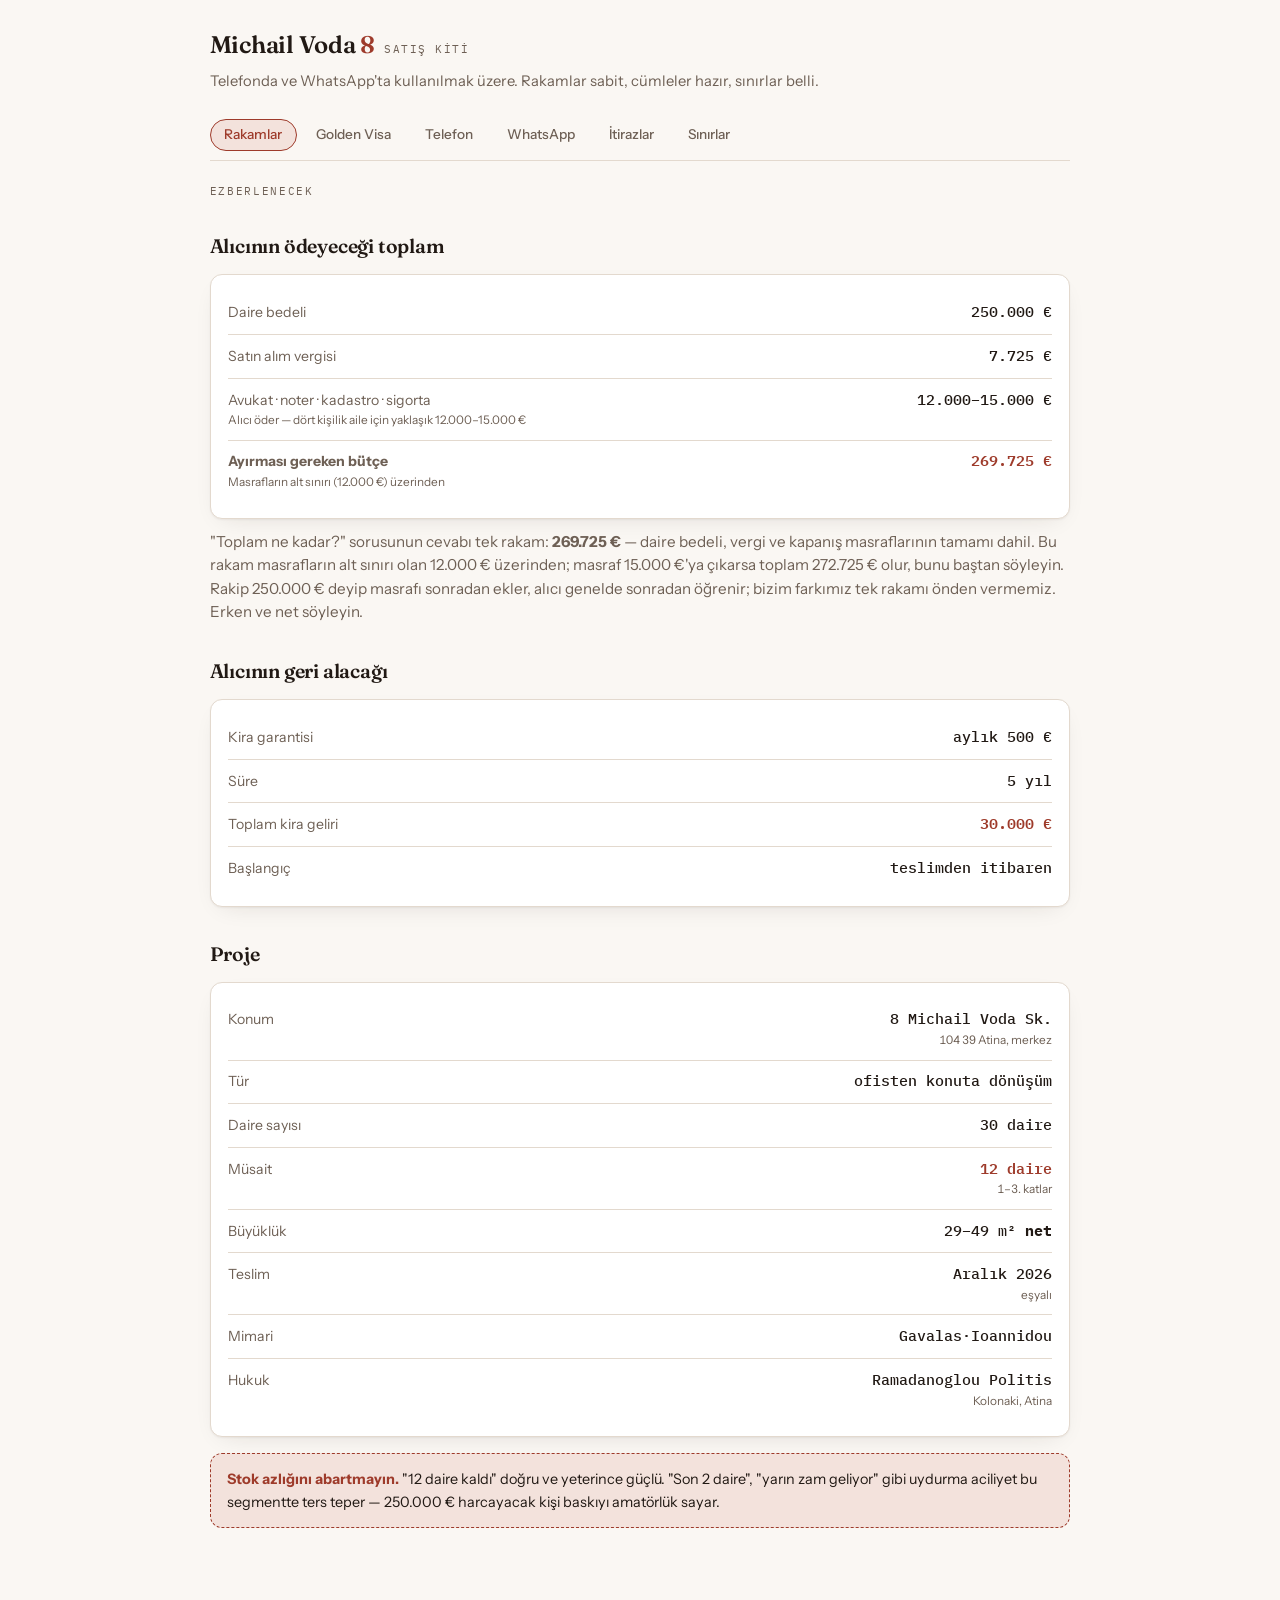
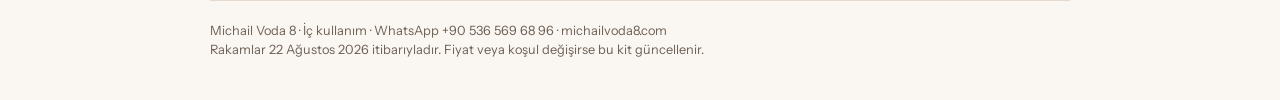
<file: docs/satis-kiti.html>
<!doctype html>
<html lang="tr">
<meta charset="utf-8">
<meta name="viewport" content="width=device-width, initial-scale=1">
<title>MV8 Satış Kiti</title>
<link rel="preconnect" href="https://fonts.gstatic.com" crossorigin>
<link rel="stylesheet" href="https://fonts.googleapis.com/css2?family=Fraunces:opsz,wght@9..144,500..600&family=Instrument+Sans:wght@400;500;600&family=IBM+Plex+Mono:wght@400;500;600&display=swap">

<style>
:root{
  --bg:#FAF7F3; --panel:#FFFFFF; --ink:#211914; --soft:#6E6055;
  --hair:#E3D9CE; --accent:#9E3B2B; --accent-soft:#F3E2DC;
  --ok:#3D5941; --ok-soft:#E4EBE2; --dark:#241C17;
  --shadow:0 1px 2px rgba(33,25,20,.05), 0 8px 24px -12px rgba(33,25,20,.14);
  --serif:"Fraunces",Georgia,serif;
  --sans:"Instrument Sans",system-ui,-apple-system,"Segoe UI",sans-serif;
  --mono:"IBM Plex Mono",ui-monospace,"SF Mono",Menlo,monospace;
}
@media (prefers-color-scheme:dark){
  :root:not([data-theme="light"]){
    --bg:#17120E; --panel:#211A15; --ink:#F2EAE2; --soft:#A99787;
    --hair:#3A2E26; --accent:#E08D74; --accent-soft:#3A241D;
    --ok:#9CBE9C; --ok-soft:#22301F; --dark:#0F0B08;
    --shadow:0 1px 2px rgba(0,0,0,.4), 0 8px 24px -12px rgba(0,0,0,.6);
  }
}
:root[data-theme="dark"]{
  --bg:#17120E; --panel:#211A15; --ink:#F2EAE2; --soft:#A99787;
  --hair:#3A2E26; --accent:#E08D74; --accent-soft:#3A241D;
  --ok:#9CBE9C; --ok-soft:#22301F; --dark:#0F0B08;
  --shadow:0 1px 2px rgba(0,0,0,.4), 0 8px 24px -12px rgba(0,0,0,.6);
}

*{box-sizing:border-box}
body{
  margin:0; background:var(--bg); color:var(--ink);
  font-family:var(--sans); font-size:16px; line-height:1.55;
  -webkit-text-size-adjust:100%;
}
.wrap{max-width:56rem; margin:0 auto; padding:0 1.1rem}

/* ---------- başlık ---------- */
header{padding:1.6rem 0 1.1rem}
.brand{display:flex; align-items:baseline; gap:.55rem; flex-wrap:wrap}
.brand h1{
  font-family:var(--serif); font-weight:600; font-size:1.5rem;
  margin:0; letter-spacing:-.01em;
}
.brand .no{color:var(--accent)}
.brand small{
  font-family:var(--mono); font-size:.68rem; letter-spacing:.14em;
  text-transform:uppercase; color:var(--soft);
}
.tagline{color:var(--soft); font-size:.92rem; margin:.45rem 0 0}

/* ---------- sekmeler ---------- */
nav{
  position:sticky; top:0; z-index:20; background:var(--bg);
  border-bottom:1px solid var(--hair); margin-bottom:1.4rem;
}
.tabs{
  display:flex; gap:.3rem; overflow-x:auto; padding:.55rem 0;
  scrollbar-width:none; -ms-overflow-style:none;
}
.tabs::-webkit-scrollbar{display:none}
.tabs button{
  flex:0 0 auto; font:500 .85rem/1 var(--sans); color:var(--soft);
  background:transparent; border:1px solid transparent; border-radius:999px;
  padding:.5rem .85rem; cursor:pointer; white-space:nowrap;
  transition:background .12s, color .12s, border-color .12s;
}
.tabs button:hover{color:var(--ink); background:var(--panel)}
.tabs button[aria-selected="true"]{
  background:var(--accent-soft); color:var(--accent); border-color:var(--accent);
}
.tabs button:focus-visible{outline:2px solid var(--accent); outline-offset:2px}

/* ---------- bölümler ---------- */
section[hidden]{display:none}
section{padding-bottom:3.5rem; animation:in .18s ease-out}
@keyframes in{from{opacity:0; transform:translateY(3px)}to{opacity:1; transform:none}}
@media (prefers-reduced-motion:reduce){section{animation:none}}

h2{
  font-family:var(--serif); font-weight:600; font-size:1.22rem;
  margin:2rem 0 .8rem; letter-spacing:-.01em; text-wrap:balance;
}
h2:first-child{margin-top:.2rem}
h3{font-size:.95rem; font-weight:600; margin:1.3rem 0 .5rem}
p{margin:.5rem 0}
.lead{color:var(--soft); font-size:.95rem; margin-top:0}

.eyebrow{
  font-family:var(--mono); font-size:.66rem; letter-spacing:.16em;
  text-transform:uppercase; color:var(--soft); display:block; margin-bottom:.3rem;
}

/* ---------- kartlar ---------- */
.card{
  background:var(--panel); border:1px solid var(--hair); border-radius:12px;
  padding:1rem 1.1rem; box-shadow:var(--shadow); margin:.7rem 0;
}
.grid{display:grid; gap:.7rem}
@media(min-width:640px){.grid.two{grid-template-columns:1fr 1fr}}

/* ---------- veri satırları ---------- */
.rows{display:flex; flex-direction:column}
.row{
  display:flex; justify-content:space-between; align-items:baseline; gap:1rem;
  padding:.62rem 0; border-bottom:1px solid var(--hair);
}
.row:last-child{border-bottom:0}
.row .k{color:var(--soft); font-size:.88rem}
.row .v{
  font-family:var(--mono); font-weight:500; font-size:.92rem;
  text-align:right; font-variant-numeric:tabular-nums;
}
.row.hi .v{color:var(--accent); font-weight:600}
.row .note{display:block; font-family:var(--sans); font-size:.74rem; color:var(--soft); font-weight:400}

/* ---------- konuşma bloğu ---------- */
.beat{
  border-left:3px solid var(--hair); padding:.1rem 0 .1rem 1rem; margin:1.1rem 0;
}
.beat .lbl{
  font-family:var(--mono); font-size:.68rem; letter-spacing:.1em;
  text-transform:uppercase; color:var(--accent); font-weight:600;
}
.beat .sec{font-family:var(--mono); font-size:.68rem; color:var(--soft); float:right}
.say{
  font-size:1rem; line-height:1.6; margin:.4rem 0 0;
}
.say em{font-style:normal; background:var(--accent-soft); padding:0 .18em; border-radius:3px}
.why{font-size:.84rem; color:var(--soft); margin:.4rem 0 0}

/* ---------- kopyalanabilir şablon ---------- */
.tpl{
  background:var(--panel); border:1px solid var(--hair); border-radius:12px;
  overflow:hidden; margin:.8rem 0; box-shadow:var(--shadow);
}
.tpl-head{
  display:flex; justify-content:space-between; align-items:center; gap:.8rem;
  padding:.6rem .9rem; border-bottom:1px solid var(--hair); background:var(--bg);
}
.tpl-head .t{font-weight:600; font-size:.87rem}
.tpl-head .t span{display:block; font-weight:400; font-size:.76rem; color:var(--soft)}
.copy{
  flex:0 0 auto; font:600 .74rem/1 var(--mono); letter-spacing:.04em;
  color:var(--accent); background:var(--accent-soft);
  border:1px solid var(--accent); border-radius:7px;
  padding:.42rem .6rem; cursor:pointer; transition:.12s;
}
.copy:hover{background:var(--accent); color:var(--panel)}
.copy:focus-visible{outline:2px solid var(--accent); outline-offset:2px}
.copy.done{background:var(--ok-soft); border-color:var(--ok); color:var(--ok)}
.tpl pre{
  margin:0; padding:.9rem; font-family:var(--sans); font-size:.9rem;
  line-height:1.55; white-space:pre-wrap; word-wrap:break-word;
}

/* ---------- itirazlar ---------- */
details{
  background:var(--panel); border:1px solid var(--hair); border-radius:12px;
  margin:.55rem 0; overflow:hidden;
}
details[open]{box-shadow:var(--shadow)}
summary{
  cursor:pointer; padding:.85rem 1rem; font-weight:600; font-size:.94rem;
  list-style:none; display:flex; align-items:center; gap:.6rem;
}
summary::-webkit-details-marker{display:none}
summary::before{
  content:"›"; font-family:var(--mono); color:var(--accent); font-size:1.15rem;
  transition:transform .15s; flex:0 0 auto;
}
details[open] summary::before{transform:rotate(90deg)}
summary:focus-visible{outline:2px solid var(--accent); outline-offset:-2px}
.answer{padding:0 1rem 1rem 2.2rem; border-top:1px solid var(--hair); padding-top:.8rem}
.answer p:first-child{margin-top:0}

/* ---------- söyle / söyleme ---------- */
.chips{display:flex; flex-direction:column; gap:.5rem; margin:.6rem 0}
.chip{
  display:flex; gap:.7rem; align-items:flex-start;
  padding:.7rem .9rem; border-radius:10px; font-size:.92rem;
}
.chip .mk{
  font-family:var(--mono); font-size:.7rem; font-weight:600; letter-spacing:.06em;
  flex:0 0 auto; padding-top:.14rem;
}
.chip.yes{background:var(--ok-soft); border:1px solid var(--ok)}
.chip.yes .mk{color:var(--ok)}
.chip.no{background:var(--dark); border:1px solid var(--dark); color:#EDE2D8}
.chip.no .mk{color:#E08D74}
.chip.no b{color:#fff}

/* ---------- uyarı ---------- */
.warn{
  border:1px dashed var(--accent); background:var(--accent-soft);
  border-radius:12px; padding:.9rem 1.05rem; margin:1rem 0; font-size:.9rem;
}
.warn strong{color:var(--accent)}

ul{margin:.5rem 0; padding-left:1.15rem}
li{margin:.3rem 0; font-size:.94rem}
footer{
  border-top:1px solid var(--hair); padding:1.2rem 0 2.5rem;
  color:var(--soft); font-size:.8rem;
}
</style>

<div class="wrap">

<header>
  <div class="brand">
    <h1>Michail Voda <span class="no">8</span></h1>
    <small>Satış Kiti</small>
  </div>
  <p class="tagline">Telefonda ve WhatsApp'ta kullanılmak üzere. Rakamlar sabit, cümleler hazır, sınırlar belli.</p>
</header>

<nav>
  <div class="tabs" role="tablist">
    <button role="tab" aria-selected="true" data-t="rakamlar">Rakamlar</button>
    <button role="tab" aria-selected="false" data-t="vize">Golden Visa</button>
    <button role="tab" aria-selected="false" data-t="telefon">Telefon</button>
    <button role="tab" aria-selected="false" data-t="whatsapp">WhatsApp</button>
    <button role="tab" aria-selected="false" data-t="itiraz">İtirazlar</button>
    <button role="tab" aria-selected="false" data-t="sinir">Sınırlar</button>
  </div>
</nav>

<!-- ===================== RAKAMLAR ===================== -->
<section id="rakamlar">
  <span class="eyebrow">Ezberlenecek</span>
  <h2>Alıcının ödeyeceği toplam</h2>
  <div class="card">
    <div class="rows">
      <div class="row"><span class="k">Daire bedeli</span><span class="v">250.000 €</span></div>
      <div class="row"><span class="k">Satın alım vergisi</span><span class="v">7.725 €</span></div>
      <div class="row"><span class="k">Avukat · noter · kadastro · sigorta<span class="note">Alıcı öder — dört kişilik aile için yaklaşık 12.000–15.000 €</span></span><span class="v">12.000–15.000 €</span></div>
      <div class="row hi"><span class="k"><b>Ayırması gereken bütçe</b><span class="note">Masrafların alt sınırı (12.000 €) üzerinden</span></span><span class="v">269.725 €</span></div>
    </div>
  </div>
  <p class="lead">"Toplam ne kadar?" sorusunun cevabı tek rakam: <b>269.725 €</b> — daire bedeli, vergi ve kapanış masraflarının tamamı dahil. Bu rakam masrafların alt sınırı olan 12.000 € üzerinden; masraf 15.000 €'ya çıkarsa toplam 272.725 € olur, bunu baştan söyleyin. Rakip 250.000 € deyip masrafı sonradan ekler, alıcı genelde sonradan öğrenir; bizim farkımız tek rakamı önden vermemiz. Erken ve net söyleyin.</p>

  <h2>Alıcının geri alacağı</h2>
  <div class="card">
    <div class="rows">
      <div class="row"><span class="k">Kira garantisi</span><span class="v">aylık 500 €</span></div>
      <div class="row"><span class="k">Süre</span><span class="v">5 yıl</span></div>
      <div class="row hi"><span class="k">Toplam kira geliri</span><span class="v">30.000 €</span></div>
      <div class="row"><span class="k">Başlangıç</span><span class="v">teslimden itibaren</span></div>
    </div>
  </div>

  <h2>Proje</h2>
  <div class="card">
    <div class="rows">
      <div class="row"><span class="k">Konum</span><span class="v">8 Michail Voda Sk.<span class="note">104 39 Atina, merkez</span></span></div>
      <div class="row"><span class="k">Tür</span><span class="v">ofisten konuta dönüşüm</span></div>
      <div class="row"><span class="k">Daire sayısı</span><span class="v">30 daire</span></div>
      <div class="row hi"><span class="k">Müsait</span><span class="v">12 daire<span class="note">1–3. katlar</span></span></div>
      <div class="row"><span class="k">Büyüklük</span><span class="v">29–49 m² <b>net</b></span></div>
      <div class="row"><span class="k">Teslim</span><span class="v">Aralık 2026<span class="note">eşyalı</span></span></div>
      <div class="row"><span class="k">Mimari</span><span class="v">Gavalas·Ioannidou</span></div>
      <div class="row"><span class="k">Hukuk</span><span class="v">Ramadanoglou Politis<span class="note">Kolonaki, Atina</span></span></div>
    </div>
  </div>

  <div class="warn">
    <strong>Stok azlığını abartmayın.</strong> "12 daire kaldı" doğru ve yeterince güçlü. "Son 2 daire", "yarın zam geliyor" gibi uydurma aciliyet bu segmentte ters teper — 250.000 € harcayacak kişi baskıyı amatörlük sayar.
  </div>
</section>

<!-- ===================== GOLDEN VISA ===================== -->
<section id="vize" hidden>
  <span class="eyebrow">Doğrulanmış bilgi</span>
  <h2>Neden 250.000 €?</h2>
  <div class="card">
    <p style="margin-top:0">Yunanistan'da yatırım yoluyla oturum izni eşiği bölgeye göre değişiyor: <b>Atina, Selanik, Miykonos, Santorini gibi yoğun bölgelerde 800.000 €</b>, ülkenin geri kalanında 400.000 €.</p>
    <p><b>Ancak</b> ticari bir binanın konuta dönüştürülmesi ya da tarihi bir yapının restorasyonu söz konusuysa, konumdan bağımsız olarak <b style="color:var(--accent)">250.000 € eşiği</b> uygulanıyor. Michail Voda 8 tam olarak bu istisna kapsamında: Atina merkezde bir ofis binası konuta dönüştürülüyor.</p>
    <p class="why">Bu bizim tek en güçlü argümanımız. Alıcı başka yerde Atina merkezde 250.000 € ile bu programa giremez.</p>
  </div>

  <h2>İzin ne veriyor</h2>
  <div class="card">
    <div class="rows">
      <div class="row"><span class="k">Süre</span><span class="v">5 yıl</span></div>
      <div class="row"><span class="k">Yenileme</span><span class="v">yatırım durdukça<span class="note">süresiz yenilenebilir</span></span></div>
      <div class="row"><span class="k">Asgari kalma şartı</span><span class="v">yok</span></div>
      <div class="row"><span class="k">Schengen</span><span class="v">180 günde 90 gün</span></div>
      <div class="row"><span class="k">Çalışma</span><span class="v">ücretli çalışma yok<span class="note">şirket kurulabilir, ortak olunabilir</span></span></div>
    </div>
  </div>

  <h2>Kimler dahil</h2>
  <div class="card">
    <ul style="margin:0">
      <li>Eş</li>
      <li>21 yaşından küçük çocuklar</li>
      <li>Başvuranın anne-babası</li>
      <li>Eşin anne-babası</li>
    </ul>
    <p class="why">Dört kişilik bir aile + iki taraf ebeveyn = tek yatırımla 8 kişiye kadar. Alıcı bunu genelde bilmiyor; söyleyince teklifin değeri katlanıyor.</p>
  </div>

  <h2>Kısa dönem kiralama yasağı</h2>
  <div class="card">
    <p style="margin-top:0">Golden Visa kapsamında alınan mülkler <b>Airbnb gibi kısa dönem kiralamaya kapalı.</b> Bu bir dezavantaj gibi sorulabilir — değil, çünkü bizde zaten 5 yıllık uzun dönem kira garantisi var.</p>
    <p class="say" style="font-size:.95rem">"Zaten kısa dönem kiralamaya izin verilmiyor — biz de bu yüzden 5 yıllık uzun dönem kira garantisi veriyoruz. Siz kiracı aramıyorsunuz, boş kalma riski taşımıyorsunuz."</p>
  </div>
</section>

<!-- ===================== TELEFON ===================== -->
<section id="telefon" hidden>
  <span class="eyebrow">15 dakikalık görüşme</span>
  <h2>Görüşme akışı</h2>
  <p class="lead">Amaç satmak değil — <b>nitelemek</b> ve <b>ikinci görüşmeye geçmek</b>. İlk aramada kimse 250.000 € harcamaz.</p>

  <div class="beat">
    <span class="sec">0:00–0:20</span>
    <span class="lbl">1 · Açılış</span>
    <p class="say">"Merhaba <em>[isim]</em>, ben Michail Voda 8'den arıyorum — sitemizden bilgi talebi bırakmıştınız. Şu an konuşmak için uygun musunuz? <em>15 dakikanızı</em> alacağım."</p>
    <p class="why">Süreyi baştan söylemek kapatma oranını düşürür. "Uygun musunuz" sorusunu gerçekten sorun; uygun değilse randevu alıp kapatın.</p>
  </div>

  <div class="beat">
    <span class="sec">0:20–4:00</span>
    <span class="lbl">2 · Keşif — çok soru, az konuşma</span>
    <p class="say">"Size doğru bilgi verebilmem için birkaç şey sorayım."</p>
    <ul>
      <li><b>Kaç kişi için düşünüyorsunuz?</b> — aile büyüklüğü teklifin değerini belirler</li>
      <li><b>Sizi bu programa yönelten ne oldu?</b> — çocuk eğitimi mi, plan B mi, yatırım mı, seyahat mi</li>
      <li><b>Başka ülkeleri de araştırdınız mı?</b> — Portekiz/İspanya karşılaştırması gelirse hazırlıklı olun</li>
      <li><b>Zamanlama olarak ne düşünüyorsunuz?</b> — 0–3 ay mı, bu yıl mı, araştırma aşaması mı</li>
      <li><b>Bütçeyi nasıl planlıyorsunuz?</b> — hazır mı, satış bekliyor mu, kredi mi (kredi ile bu program yürümez)</li>
      <li><b>Atina'ya daha önce gittiniz mi?</b> — gitmişse konuşma çok kolaylaşır</li>
    </ul>
    <p class="why">Cevapları yazın. Bu notlar ikinci görüşmenin tamamını kurar ve WhatsApp takibini kişiselleştirir.</p>
  </div>

  <div class="beat">
    <span class="sec">4:00–8:00</span>
    <span class="lbl">3 · Anlatım — keşfe göre seçin</span>
    <p class="say">"Size en çok ilgilendiren tarafından anlatayım."</p>
    <ul>
      <li><b>Aile odaklıysa</b> → dahil olan kişiler, çocukların 21 yaş sınırı, ebeveynler</li>
      <li><b>Yatırım odaklıysa</b> → 5 yıl × 500 € kira garantisi, sabit fiyat, Atina merkez konum</li>
      <li><b>Fiyat odaklıysa</b> → 800.000 € eşiğinin istisnası, 269.725 € toplam (her şey dahil)</li>
      <li><b>Seyahat odaklıysa</b> → 5 yıl, kalma zorunluluğu yok, Schengen</li>
    </ul>
    <p class="why">Dördünü birden anlatmayın. Keşifte ne dediyse ondan girin — kalanı ikinci görüşmeye bırakın.</p>
  </div>

  <div class="beat">
    <span class="sec">8:00–12:00</span>
    <span class="lbl">4 · Sorular ve itirazlar</span>
    <p class="say">"Aklınıza takılan ne var?"</p>
    <p class="why">İtirazlar sekmesindeki cevaplar. Bilmediğiniz bir şey sorulursa: <b>"Bunu avukatımıza sorup bugün içinde net cevabını yazayım."</b> Uydurmak, bir satışı kaybetmekten pahalıya patlar.</p>
  </div>

  <div class="beat">
    <span class="sec">12:00–15:00</span>
    <span class="lbl">5 · Somut sonraki adım</span>
    <p class="say">"Şimdi şunu yapalım: görüşmeyi kapatır kapatmaz size <em>yatırımcı rehberini</em> göndereyim, güncel daire listesi de <em>bugün</em> e-postanıza gelsin. <em>Perşembe öğleden sonra</em> tekrar konuşup sorularınızı netleştirelim — size uyar mı?"</p>
    <p class="why">Belirsiz "düşünün, ararız" ile bitirmeyin. Gün ve saat söyleyin, takvime yazın. Görüşmeyi kapatmadan WhatsApp'tan özet mesajı gönderin (WhatsApp sekmesi, şablon 3).</p>
  </div>

  <div class="warn">
    <strong>Aramadan önce 30 saniye:</strong> Formdaki kişi sayısı ve zamanlama bilgisine bakın. Reklamdan mı geldiğini de görürsünüz — Meta'dan gelen kişi Instagram'da "250.000 € eşiği" reklamını görmüştür, Google'dan gelen kişi aktif olarak "yunanistan golden visa" aramıştır. İkincisi daha niyetlidir.
  </div>
</section>

<!-- ===================== WHATSAPP ===================== -->
<section id="whatsapp" hidden>
  <span class="eyebrow">Kopyala, ismi değiştir, gönder</span>
  <h2>Mesaj şablonları</h2>
  <p class="lead">WhatsApp'ta uzun mesaj okunmaz. Şablonlar kısa tutuldu; her biri bir soruyla bitiyor — soru sohbeti açık tutar.</p>

  <div class="tpl">
    <div class="tpl-head"><div class="t">1 · İlk cevap<span>"Bilgi alabilir miyim?" mesajına</span></div><button class="copy">Kopyala</button></div>
    <pre>Merhaba, ilginiz için teşekkürler.

Michail Voda 8, Atina'nın merkezinde bir ofis binasının konuta dönüştürüldüğü 30 daireli bir proje. Daireler 29–49 m² net kullanım alanı, eşyalı teslim ediliyor, teslim tarihi Aralık 2026.

Kısaca rakamlar:
• Daire fiyatı 250.000 € (sabit)
• Satın alım vergisi 7.725 €
• Avukatlık, noter, kadastro ve sigorta masrafları yaklaşık 12.000–15.000 €
• Teslimden itibaren 5 yıl boyunca aylık 500 € kira garantisi

Yunanistan'ın yatırım yoluyla oturum izni programında dönüşüm projeleri 250.000 € eşiğine tabi — Atina'daki 800.000 € eşiğinin istisnası. Başvuruya eşiniz, 21 yaş altı çocuklarınız ve her iki tarafın ebeveynleri dahil edilebiliyor.

Hazırladığımız 10 sayfalık yatırımcı rehberini ekte gönderiyorum — eşik karşılaştırması, toplam maliyet tablosu, süreç ve sık sorulanlar hepsi içinde.

Size uygun bir zamanda 15 dakikalık kısa bir görüşme yapalım mı? Güncel daire listesini de o zaman iletirim.

Bu arada kaç kişi için düşünüyorsunuz?</pre>
  </div>

  <div class="tpl">
    <div class="tpl-head"><div class="t">2 · "Toplam maliyet ne kadar?"<span>En sık gelen soru</span></div><button class="copy">Kopyala</button></div>
    <pre>Ayırmanız gereken toplam bütçe 269.725 €.

• Daire bedeli: 250.000 €
• Satın alım vergisi: 7.725 €
• Avukatlık, noter, kadastro ve sigorta: yaklaşık 12.000 €

Masraf kalemi dört kişilik bir aile için 12.000–15.000 € arasında değişir; yukarıdaki toplam alt sınır üzerinden hesaplanmıştır.

Buna karşılık teslimden itibaren 5 yıl boyunca aylık 500 € kira alıyorsunuz; toplamda 30.000 €.

Detaylı tabloyu ve süreci anlatan yatırımcı rehberini ekte gönderiyorum.</pre>
  </div>

  <div class="tpl">
    <div class="tpl-head"><div class="t">3 · Görüşme sonrası özet<span>Telefonu kapatır kapatmaz</span></div><button class="copy">Kopyala</button></div>
    <pre>Merhaba [isim], görüşmemiz için teşekkürler.

Konuştuklarımızın özeti:
• Daire 250.000 €, vergi ve masraflarla toplam 269.725 €
• Avukat, noter, kadastro, sigorta: yaklaşık 12.000–15.000 €
• 5 yıl boyunca aylık 500 € kira garantisi
• Teslim Aralık 2026, eşyalı
• Başvuruya [X] kişi dahil edilebiliyor

Yatırımcı rehberi ekte. Güncel daire listesi ve kat planları e-postanıza geliyor.

[gün] günü [saat] için görüşmemizi not aldım. Öncesinde aklınıza bir soru gelirse buradan yazabilirsiniz.</pre>
  </div>

  <div class="tpl">
    <div class="tpl-head"><div class="t">4 · Cevap gelmedi — 2. gün<span>Nazik, baskısız</span></div><button class="copy">Kopyala</button></div>
    <pre>Merhaba [isim], rehber elinize ulaştı mı?

Sık sorulan bir konuyu ekleyeyim: başvuruya eşiniz, 21 yaş altı çocuklarınız ve hem sizin hem eşinizin anne-babası dahil edilebiliyor. Tek yatırımla tüm aile.

Aklınıza takılan bir şey olursa yazmanız yeterli.</pre>
  </div>

  <div class="tpl">
    <div class="tpl-head"><div class="t">5 · Bir hafta sessizlik<span>Son dokunuş — sonra bırakın</span></div><button class="copy">Kopyala</button></div>
    <pre>Merhaba [isim], sizi rahatsız etmeyeyim — sadece bir bilgi paylaşmak istedim.

Şu an 12 daire müsait durumda. Karar aşamasında olmadığınızı biliyorum; ilerleyen dönemde tekrar değerlendirmek isterseniz numaram burada.

Site: michailvoda8.com</pre>
  </div>

  <div class="tpl">
    <div class="tpl-head"><div class="t">6 · "Yunanistan'a gitmem gerekir mi?"<span>Süreç sorusu</span></div><button class="copy">Kopyala</button></div>
    <pre>Yunanistan'da asgari kalma zorunluluğu yok — izni aldıktan sonra hiç yaşamak zorunda değilsiniz, yılda bir gün bile.

Satın alma ve başvuru sürecinde ise biyometrik veri (parmak izi) için bir kez gitmeniz gerekiyor. Kalan işlemler vekâletle Atina'daki hukuk büromuz üzerinden yürüyor.

Süreci adım adım anlatan yatırımcı rehberini ekte gönderiyorum.</pre>
  </div>

  <div class="tpl">
    <div class="tpl-head"><div class="t">7 · Rehber gönderimi<span>PDF'i eklerken yanına bu metni koyun</span></div><button class="copy">Kopyala</button></div>
    <pre>Yatırımcı rehberimiz ekte.

İçinde: eşiklerin karşılaştırması (neden 250.000 €), iznin kapsamı ve başvuruya kimlerin dahil edilebildiği, toplam maliyet tablosu, dört adımlı süreç, ödeme güvencesi ve sık sorulanlar.

Okurken not aldığınız her soruyu buradan sorabilirsiniz. Güncel daire listesi rehberde yok — o haftalık değişiyor, size ayrıca ileteceğim.</pre>
  </div>

  <div class="warn">
    <strong>WhatsApp kuralları:</strong> Mesaj gelince <b>2 saat içinde</b> dönün — bu segmentte birden fazla firmayla konuşuyorlar, ilk cevap veren öne geçer. Sesli mesaj atmayın, yazın. Emoji kullanmayın. Fiyatı asla saklamayın; "özel fiyat için arayın" demek güven kaybettirir. <b>Rehberi bağlantı olarak değil dosya olarak gönderin</b> — WhatsApp içinde açılır, tıklama engeli olmaz. PDF'i telefonunuzda kolay ulaşılır bir yere kaydedin; her yeni sohbette yeniden aramayın.
  </div>
</section>

<!-- ===================== İTİRAZLAR ===================== -->
<section id="itiraz" hidden>
  <span class="eyebrow">Hazır cevaplar</span>
  <h2>Gelen itirazlar</h2>
  <p class="lead">İtiraz kötü sinyal değil — ilgi sinyalidir. İlgilenmeyen itiraz etmez, kapatır.</p>

  <details>
    <summary>"29 m² çok küçük değil mi?"</summary>
    <div class="answer">
      <p>Doğru soru. Burada oturmak için değil, <b>programa girmek ve kira geliri elde etmek</b> için alıyorsunuz. Atina merkezde 29 m² stüdyo daireler öğrenci ve genç profesyonel kiracıların en çok aradığı tip — bu yüzden 5 yıllık kira garantisini rahatlıkla verebiliyoruz.</p>
      <p>Daha büyük daire isterseniz 49 m²'ye kadar seçenek var, fiyat yine 250.000 €.</p>
      <p>Şunu da ekleyin: <b>bu rakamlar net kullanım alanıdır</b>, duvarlar ve ortak alan payı dahil değil. Tapuda görünen alan bundan daha büyük olur.</p>
    </div>
  </details>

  <details>
    <summary>"Bu m² net mi brüt mü? Tapuda kaç m² yazacak?"</summary>
    <div class="answer">
      <p>Planlardaki ve listedeki rakamlar <b>net kullanım alanıdır</b> — dairenin içi, duvarlar ve ortak alan payı hariç. Bunu tereddütsüz söyleyin, doğrulanmış bilgidir.</p>
      <p>Tapuda görünen alan (<i>επιφάνεια συμβολαίου</i>) merdiven, asansör ve giriş gibi ortak alanlardan düşen payla birlikte hesaplandığı için bundan <b>daha büyük</b> olur.</p>
      <p class="why"><b>Rakam vermeyin.</b> "Yüzde şu kadar büyük olur" demeyin — bu binaya ait ortak alan payı henüz yazılı olarak elimizde yok. Doğru cümle: <b>"Tapudaki alan ortak alan payıyla birlikte daha büyük çıkar; size özel rakamı avukatımızdan yazılı isteyip ileteyim."</b></p>
    </div>
  </details>

  <details>
    <summary>"Bu fiyata Yunanistan'da daha büyük ev alınır"</summary>
    <div class="answer">
      <p>Kesinlikle — ama Atina merkezde değil, ve daha önemlisi <b>o ev sizi Golden Visa programına sokmaz.</b> Atina'da normal bir konut alımıyla programa girmek için 800.000 € gerekiyor.</p>
      <p>250.000 € eşiği yalnızca dönüşüm ve restorasyon projelerinde geçerli. Yani karşılaştırma "250.000 € ev" ile değil, "800.000 € ev" ile yapılmalı.</p>
    </div>
  </details>

  <details>
    <summary>"Teslim Aralık 2026 — o zamana kadar beklemem gerekir mi?"</summary>
    <div class="answer">
      <p>Binanın konuta dönüşümü tamamlandığında satın alma işlemi yapılabiliyor; <b>oturum izni başvurusu daire anahtar teslimi beklemeden başlatılabiliyor.</b></p>
      <p>Süreç ve tam zamanlama alıcının durumuna göre değiştiği için, size özel takvimi Atina'daki hukuk büromuz netleştiriyor — görüşmemizde bunu birlikte planlayabiliriz.</p>
    </div>
  </details>

  <details>
    <summary>"Kira garantisini kim veriyor, batarsanız ne olur?"</summary>
    <div class="answer">
      <p>Kira garantisi satış sözleşmesine yazılı olarak giriyor — sözlü bir taahhüt değil, <b>noter huzurunda imzalanan sözleşmenin maddesi.</b></p>
      <p>Sözleşmeyi imzalamadan önce avukatınız (isterseniz kendi seçtiğiniz bağımsız avukat) tüm metni inceleyebilir.</p>
    </div>
  </details>

  <details>
    <summary>"Sizi tanımıyorum, dolandırıcılık olmadığını nereden bileyim?"</summary>
    <div class="answer">
      <p>Haklı bir soru, sormanız iyi. Üç somut cevap:</p>
      <ul>
        <li>Süreci Atina Kolonaki'deki <b>Ramadanoglou Politis Legal Group</b> yürütüyor — bağımsız, kayıtlı bir hukuk bürosu, doğrulayabilirsiniz.</li>
        <li>Mimari proje <b>Gavalas·Ioannidou Architecture</b>'a ait, bina Atina Belediyesi'nde kayıtlı bir adreste: 8 Michail Voda Sk.</li>
        <li>Para bize elden geçmiyor — <b>tapu devri noter huzurunda</b>, ödeme banka kanalıyla yapılıyor.</li>
      </ul>
      <p>Dilerseniz Atina'ya gelip binayı yerinde görebilirsiniz.</p>
    </div>
  </details>

  <details>
    <summary>"Vatandaşlık da alabilir miyim?"</summary>
    <div class="answer">
      <p>Bu program <b>oturum izni</b> veriyor, vatandaşlık vermiyor — ikisi ayrı süreçler.</p>
      <p>Yunan vatandaşlığı için ülkede <b>fiilen 7 yıl ikamet</b> etmek, B1 seviyesinde Yunanca bilmek ve entegrasyon sınavını geçmek gerekiyor. Oturum izni sahibi olmak bu sürecin ön koşulunu sağlar ama otomatik bir hak doğurmaz.</p>
      <p class="why">Bu cevabı net verin. Vatandaşlık vaadi hem yanlış hem reklam politikalarına aykırı.</p>
    </div>
  </details>

  <details>
    <summary>"Airbnb yapabilir miyim?"</summary>
    <div class="answer">
      <p>Hayır — Golden Visa kapsamında alınan mülkler kısa dönem kiralamaya kapalı.</p>
      <p>Ama bu sizin için kayıp değil: zaten 5 yıl boyunca aylık 500 € garantili kira alıyorsunuz. Kiracı arama, boş kalma, temizlik, yönetim derdi yok.</p>
    </div>
  </details>

  <details>
    <summary>"Sonra satabilir miyim?"</summary>
    <div class="answer">
      <p>Mülk sizin, satabilirsiniz. Ancak <b>satarsanız oturum izninizin dayanağı ortadan kalkar</b> ve izin yenilenmez.</p>
      <p>Uygulamada yatırımcılar mülkü elde tutup izni yeniliyor; satış genelde vatandaşlık ya da kalıcı ikamet gibi başka bir statüye geçtikten sonra düşünülüyor.</p>
    </div>
  </details>

  <details>
    <summary>"Portekiz / İspanya daha iyi değil mi?"</summary>
    <div class="answer">
      <p>Portekiz'in Golden Visa programı 2023'te gayrimenkul yatırımını kapsam dışı bıraktı — artık konut alarak giremiyorsunuz. İspanya da programını sonlandırdı.</p>
      <p>Yunanistan bu haliyle <b>Avrupa'da gayrimenkulle oturum izni alınabilen az sayıdaki ülkeden biri</b>, ve 250.000 € eşiğiyle en düşük girişi sunuyor.</p>
      <p class="why">Mevzuat değişebilir — bu bilgiyi görüşmeden önce teyit edin, tarih vermeyin.</p>
    </div>
  </details>

  <details>
    <summary>"Düşüneyim, size dönerim"</summary>
    <div class="answer">
      <p>Tabii, doğal. Şunu sorabilir miyim: <b>kafanızda net olmayan tek şey ne?</b></p>
      <p class="why">Bu soru gerçek itirazı açığa çıkarır. Genelde "düşüneceğim" demek — eşimle konuşmalıyım / parayı henüz ayıramadım / güvenmiyorum demektir. Hangisi olduğunu öğrenmeden takip planı kuramazsınız.</p>
      <p>Öğrendikten sonra: "Anladım. Size [X] konusunda net bilgi göndereyim, [gün] günü tekrar konuşalım mı?"</p>
    </div>
  </details>
</section>

<!-- ===================== SINIRLAR ===================== -->
<section id="sinir" hidden>
  <span class="eyebrow">Uyum</span>
  <h2>Asla söylenmeyecekler</h2>
  <p class="lead">Bu ifadeler hem gerçeğe aykırı hem de Meta ve Google'ın göçmenlik reklamı politikalarını ihlal ediyor. Bir tanesi bile reklam hesabının kapanmasına yol açabilir.</p>

  <div class="chips">
    <div class="chip no"><span class="mk">ASLA</span><div><b>"Vatandaşlık alacaksınız"</b> — program oturum izni veriyor, vatandaşlık ayrı ve 7 yıllık fiili ikamet gerektiriyor.</div></div>
    <div class="chip no"><span class="mk">ASLA</span><div><b>"Vize garantili" / "kesin onay" / "%100"</b> — başvuruyu resmi makamlar değerlendirir, hiçbir satıcı sonucu garanti edemez.</div></div>
    <div class="chip no"><span class="mk">ASLA</span><div><b>"Pasaport veriyoruz"</b> — hiçbir bağlamda kullanılmaz.</div></div>
    <div class="chip no"><span class="mk">ASLA</span><div><b>"Yunanistan Göçmenlik Bakanlığı onaylı"</b> gibi resmi kurum çağrışımı yapan ifadeler.</div></div>
    <div class="chip no"><span class="mk">ASLA</span><div><b>Uydurma aciliyet</b> — "son 2 daire", "yarın zam", "bugün karar verirseniz indirim".</div></div>
    <div class="chip no"><span class="mk">ASLA</span><div><b>Bilmediğiniz bir cevabı uydurmak.</b> "Avukatımıza sorup bugün yazayım" demek her zaman daha güçlüdür.</div></div>
  </div>

  <h2>Bunun yerine</h2>
  <div class="chips">
    <div class="chip yes"><span class="mk">DOĞRU</span><div><b>"Oturum izni başvurusu"</b> — izni devlet verir, biz başvuruyu yürütürüz.</div></div>
    <div class="chip yes"><span class="mk">DOĞRU</span><div><b>"Başvuru sonucu resmi makamların takdirindedir."</b> — yazılı her belgede bu cümle geçsin.</div></div>
    <div class="chip yes"><span class="mk">DOĞRU</span><div><b>"5 yıl geçerli, yatırım durdukça yenilenebilir"</b> — süre hakkında tek doğru ifade.</div></div>
    <div class="chip yes"><span class="mk">DOĞRU</span><div><b>"12 daire müsait"</b> — gerçek stok, gerçek kıtlık. Yeterince ikna edici.</div></div>
  </div>

  <h2>Teyit bekleyen konu</h2>
  <div class="warn">
    <p style="margin-top:0"><strong>"Teslim beklemeden başvuru" iddiası.</strong> Sitede ve reklamlarda, oturum izni başvurusunun daire teslimi beklenmeden yapılabildiğini söylüyoruz. Bu bilgi projeden geliyor ancak <b>Ramadanoglou Politis'ten yazılı teyit henüz alınmadı</b> — başvurunun hangi aşamada (ön sözleşme mi, tapu devri mi) kabul edildiği netleşmiş değil.</p>
    <p style="margin-bottom:0">Müşteriye <b>kesin tarih ve kesin aşama vaat etmeyin.</b> "Başvuru teslim beklemeden başlatılabiliyor, size özel takvimi hukuk büromuz netleştiriyor" deyip geçin. Yazılı teyit geldiğinde bu kutu kaldırılacak.</p>
  </div>

  <h2>Kişisel veri</h2>
  <div class="card">
    <p style="margin-top:0">Formdan ve WhatsApp'tan gelen isim, telefon ve e-posta KVKK kapsamında kişisel veri. Bunları üçüncü kişilerle paylaşmayın, listelerini dışarı çıkarmayın. Müşteri "verilerimi silin" derse silin ve teyit edin.</p>
    <p style="margin-bottom:0">Aydınlatma metni: <b>michailvoda8.com/kvkk</b></p>
  </div>
</section>

<footer>
  <div class="wrap" style="padding:0">
    Michail Voda 8 · İç kullanım · WhatsApp +90 536 569 68 96 · michailvoda8.com<br>
    Rakamlar 22 Ağustos 2026 itibarıyladır. Fiyat veya koşul değişirse bu kit güncellenir.
  </div>
</footer>

</div>

<script>
(function(){
  var tabs = Array.prototype.slice.call(document.querySelectorAll('.tabs button'));
  var secs = Array.prototype.slice.call(document.querySelectorAll('section'));
  function show(id){
    tabs.forEach(function(b){ b.setAttribute('aria-selected', String(b.dataset.t === id)); });
    secs.forEach(function(s){ s.hidden = (s.id !== id); });
    window.scrollTo({top:0, behavior:'instant'});
    try{ localStorage.setItem('mv8kit', id); }catch(e){}
  }
  tabs.forEach(function(b){ b.addEventListener('click', function(){ show(b.dataset.t); }); });
  try{
    var saved = localStorage.getItem('mv8kit');
    if (saved && document.getElementById(saved)) show(saved);
  }catch(e){}

  document.querySelectorAll('.copy').forEach(function(btn){
    btn.addEventListener('click', function(){
      var txt = btn.closest('.tpl').querySelector('pre').textContent;
      function done(){
        var old = btn.textContent;
        btn.textContent = 'Kopyalandı'; btn.classList.add('done');
        setTimeout(function(){ btn.textContent = old; btn.classList.remove('done'); }, 1600);
      }
      if (navigator.clipboard && navigator.clipboard.writeText){
        navigator.clipboard.writeText(txt).then(done).catch(fallback);
      } else { fallback(); }
      function fallback(){
        var ta = document.createElement('textarea');
        ta.value = txt; ta.style.position='fixed'; ta.style.opacity='0';
        document.body.appendChild(ta); ta.select();
        try{ document.execCommand('copy'); done(); }catch(e){}
        document.body.removeChild(ta);
      }
    });
  });
})();
</script>
</file>
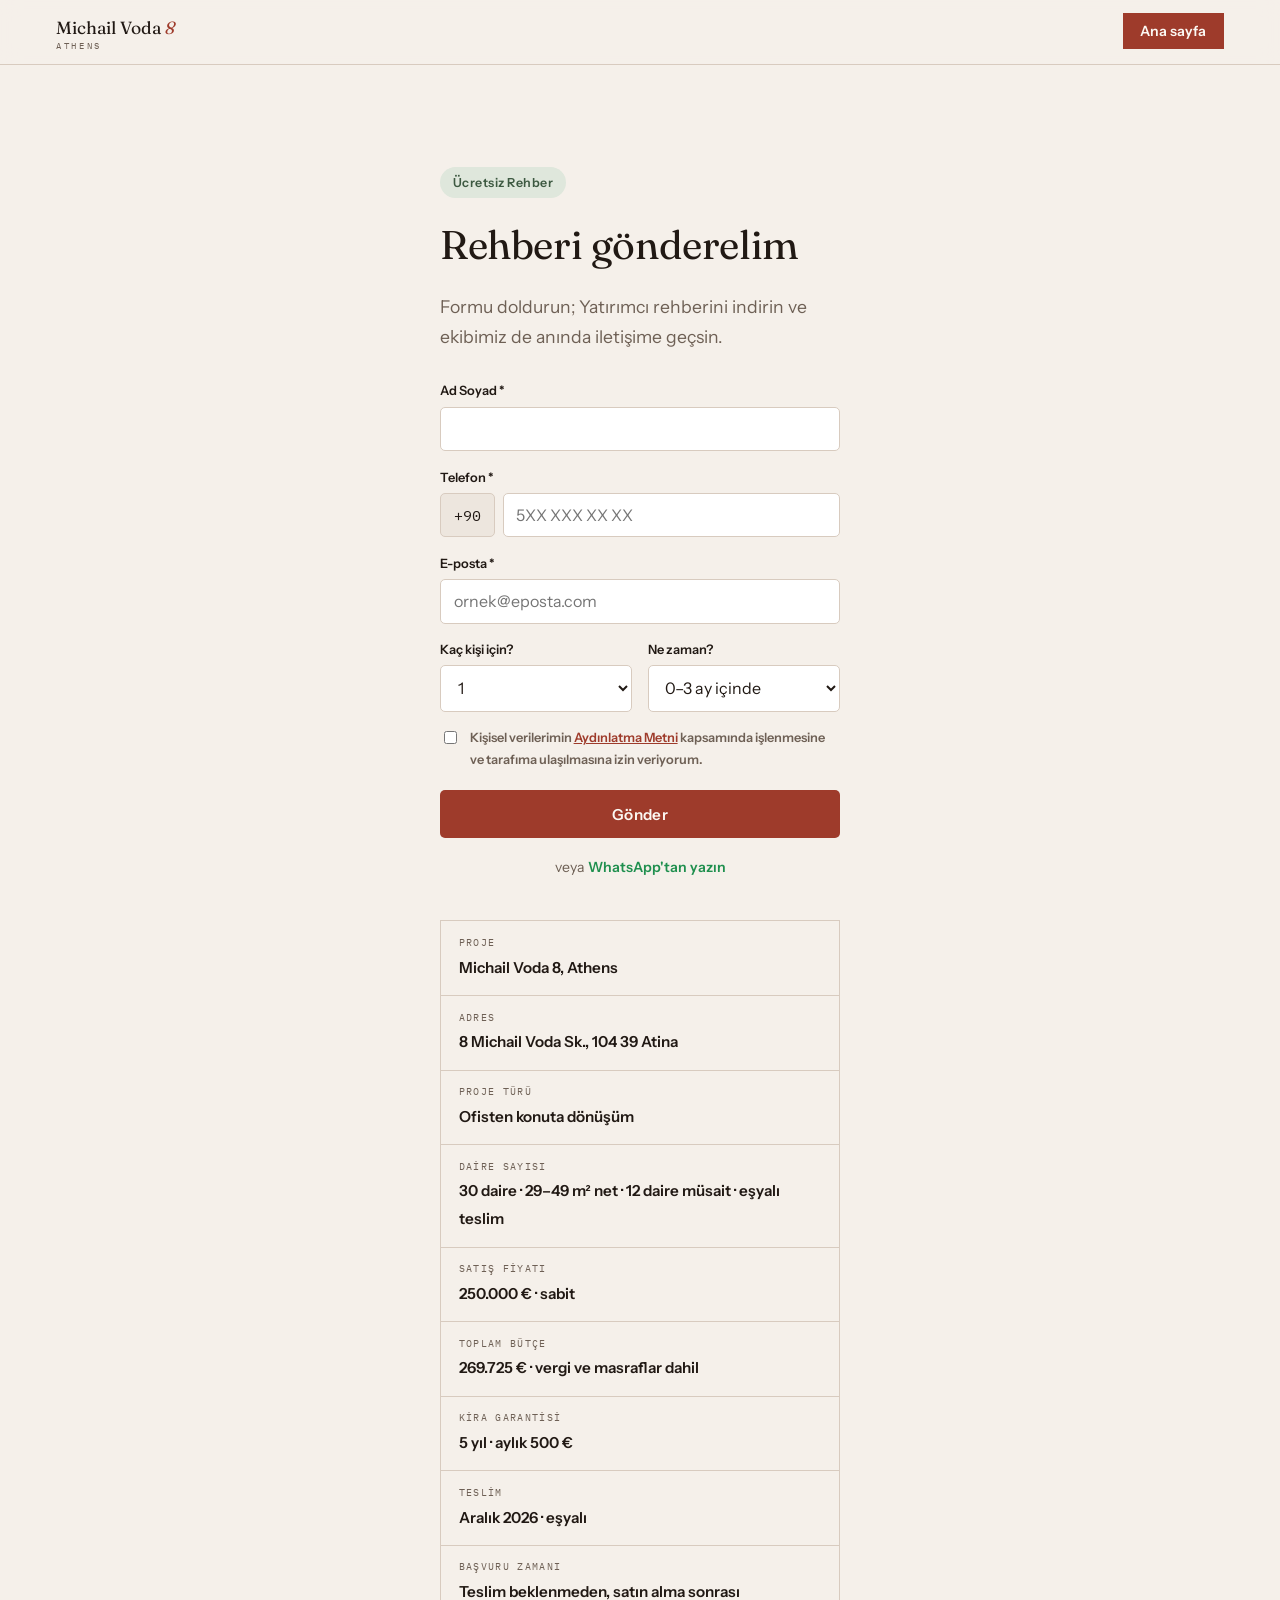
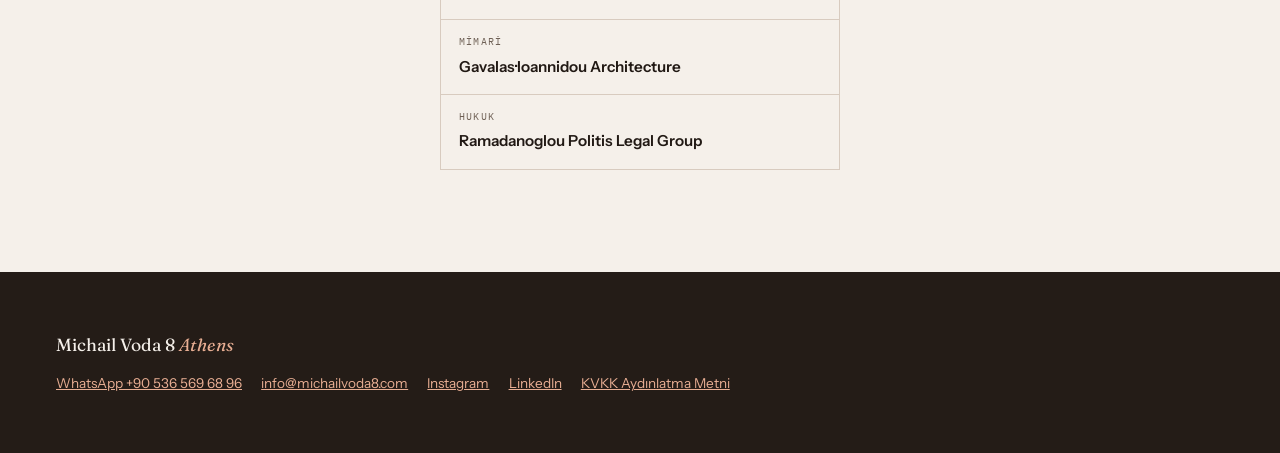
<file: site/basvuru.html>
<!DOCTYPE html>
<html lang="tr">
<head>
<meta charset="utf-8">
<meta name="viewport" content="width=device-width, initial-scale=1">
<title>Başvuru — Michail Voda 8</title>
<meta name="description" content="Michail Voda 8 için ücretsiz ön görüşme talebi: fiyat listesi, kat planları ve Golden Visa süreç dosyası.">
<meta name="facebook-domain-verification" content="x2npcxttmyaz19jj0onknpdrnw84j6">
<link rel="preconnect" href="https://fonts.gstatic.com" crossorigin>
<link rel="stylesheet" href="https://fonts.googleapis.com/css2?family=Fraunces:ital,opsz,wght@0,9..144,340..560;1,9..144,340..560&family=Instrument+Sans:wght@400;500;600&family=IBM+Plex+Mono:wght@400;500&display=swap">
<link rel="icon" href="data:image/svg+xml,%3Csvg xmlns='http://www.w3.org/2000/svg' viewBox='0 0 32 32'%3E%3Crect width='32' height='32' fill='%23241C17'/%3E%3Ctext x='16' y='23' font-family='Georgia,serif' font-style='italic' font-size='20' fill='%239E3B2B' text-anchor='middle'%3E8%3C/text%3E%3C/svg%3E">
<link rel="stylesheet" href="style.css">
<!-- Meta Pixel Code -->
<script>
!function(f,b,e,v,n,t,s)
{if(f.fbq)return;n=f.fbq=function(){n.callMethod?
n.callMethod.apply(n,arguments):n.queue.push(arguments)};
if(!f._fbq)f._fbq=n;n.push=n;n.loaded=!0;n.version='2.0';
n.queue=[];t=b.createElement(e);t.async=!0;
t.src=v;s=b.getElementsByTagName(e)[0];
s.parentNode.insertBefore(t,s)}(window, document,'script',
'https://connect.facebook.net/en_US/fbevents.js');
fbq('init', '1564731061789182');
fbq('track', 'PageView');
</script>
<!-- End Meta Pixel Code -->
<script src="pixel.js"></script>
<script src="google.js"></script>
</head>
<body>
<noscript><img height="1" width="1" style="display:none" alt="" src="https://www.facebook.com/tr?id=1564731061789182&ev=PageView&noscript=1"></noscript>

<nav>
  <div class="wrap">
    <a class="brand" href="/">Michail Voda <span class="no">8</span><small>Athens</small></a>
    <ul><li><a class="nav-cta" href="/">Ana sayfa</a></li></ul>
  </div>
</nav>

<section>
  <div class="wrap" style="max-width: 30rem;">
    <span class="form-badge">Ücretsiz Rehber</span>
    <h1 style="font-size: clamp(1.8rem, 4.5vw, 2.5rem);">Rehberi gönderelim</h1>
    <p class="lead" style="margin-bottom: 1.8rem;">Formu doldurun; Yatırımcı rehberini indirin ve ekibimiz de anında iletişime geçsin.</p>
    <form class="lead-form" action="#" method="POST">
      <input type="hidden" name="_subject" value="MV8 başvuru sayfası — ön görüşme talebi">
      <input type="text" name="_gotcha" style="display:none" tabindex="-1" aria-hidden="true">
      <div><label for="b-ad">Ad Soyad *</label><input id="b-ad" name="ad_soyad" required autocomplete="name"></div>
      <div><label for="b-tel">Telefon *</label>
        <div class="phone-row"><span class="phone-prefix">+90</span><input id="b-tel" name="telefon" type="tel" required autocomplete="tel" inputmode="tel" placeholder="5XX XXX XX XX"></div>
      </div>
      <div><label for="b-ep">E-posta *</label><input id="b-ep" name="email" type="email" required autocomplete="email" placeholder="ornek@eposta.com"></div>
      <div class="form-row2">
        <div><label for="b-aile">Kaç kişi için?</label>
          <select id="b-aile" name="kisi_sayisi"><option>1</option><option>2</option><option>3</option><option>4</option><option>5+</option></select>
        </div>
        <div><label for="b-zaman">Ne zaman?</label>
          <select id="b-zaman" name="zamanlama"><option>0–3 ay içinde</option><option>3–6 ay içinde</option><option>Araştırıyorum</option></select>
        </div>
      </div>
      <div class="consent">
        <input type="checkbox" id="b-kvkk" required>
        <label for="b-kvkk">Kişisel verilerimin <a href="kvkk.html" target="_blank" rel="noopener">Aydınlatma Metni</a> kapsamında işlenmesine ve tarafıma ulaşılmasına izin veriyorum.</label>
      </div>
      <button class="btn btn-primary" type="submit">Gönder</button>
      <p class="form-alt">veya <a href="https://wa.me/905365696896" rel="noopener" data-wa>WhatsApp'tan yazın</a></p>
    </form>

    <div class="spec" style="margin-top: 2.5rem; grid-template-columns: 1fr;">
      <div><span>Proje</span><b>Michail Voda 8, Athens</b></div>
      <div><span>Adres</span><b>8 Michail Voda Sk., 104 39 Atina</b></div>
      <div><span>Proje türü</span><b>Ofisten konuta dönüşüm</b></div>
      <div><span>Daire sayısı</span><b>30 daire · 29–49 m² net · 12 daire müsait · eşyalı teslim</b></div>
      <div><span>Satış fiyatı</span><b>250.000 € · sabit</b></div>
      <div><span>Toplam bütçe</span><b>269.725 € · vergi ve masraflar dahil</b></div>
      <div><span>Kira garantisi</span><b>5 yıl · aylık 500 €</b></div>
      <div><span>Teslim</span><b>Aralık 2026 · eşyalı</b></div>
      <div><span>Başvuru zamanı</span><b>Teslim beklenmeden, satın alma sonrası</b></div>
      <div><span>Mimari</span><b>Gavalas·Ioannidou Architecture</b></div>
      <div><span>Hukuk</span><b>Ramadanoglou Politis Legal Group</b></div>
    </div>
  </div>
</section>

<footer>
  <div class="wrap">
    <p class="f-brand">Michail Voda 8 <em style="color:#E8AE93;">Athens</em></p>
    <div class="f-links">
      <a href="https://wa.me/905365696896" rel="noopener" data-wa>WhatsApp +90 536 569 68 96</a>
      <a href="mailto:info@michailvoda8.com">info@michailvoda8.com</a>
      <a href="https://www.instagram.com/michailvoda8/" rel="noopener">Instagram</a>
      <a href="https://www.linkedin.com/company/michailvoda8" rel="noopener">LinkedIn</a>
      <a href="kvkk.html">KVKK Aydınlatma Metni</a>
    </div>
  </div>
</footer>

<script>
window.mv8Track('FormAcildi', { content_name: 'Basvuru sayfasi' });
document.querySelectorAll('form.lead-form').forEach(function (f) {
  f.addEventListener('submit', function (e) {
    e.preventDefault();
    /* Bot gönderimlerine karşı: zorunlu alanlar boşsa hiç gönderme */
    if (!f.elements.ad_soyad.value.trim() || !f.elements.telefon.value.trim() || !f.elements.email.value.trim()) return;
    var btn = f.querySelector('button[type=submit]');
    var eski = btn.textContent;
    btn.disabled = true; btn.textContent = 'Gönderiliyor…';
    fetch('https://formspree.io/f/mrpzokka', { method: 'POST', body: new FormData(f), headers: { 'Accept': 'application/json' } })
      .then(function (r) { if (r.ok) { location.href = '/tesekkurler'; } else { throw new Error(); } })
      .catch(function () {
        btn.disabled = false; btn.textContent = eski;
        alert('Gönderim sırasında bir sorun oluştu. Lütfen tekrar deneyin ya da info@michailvoda8.com adresine yazın.');
      });
  });
});
</script>

</body>
</html>
</file>
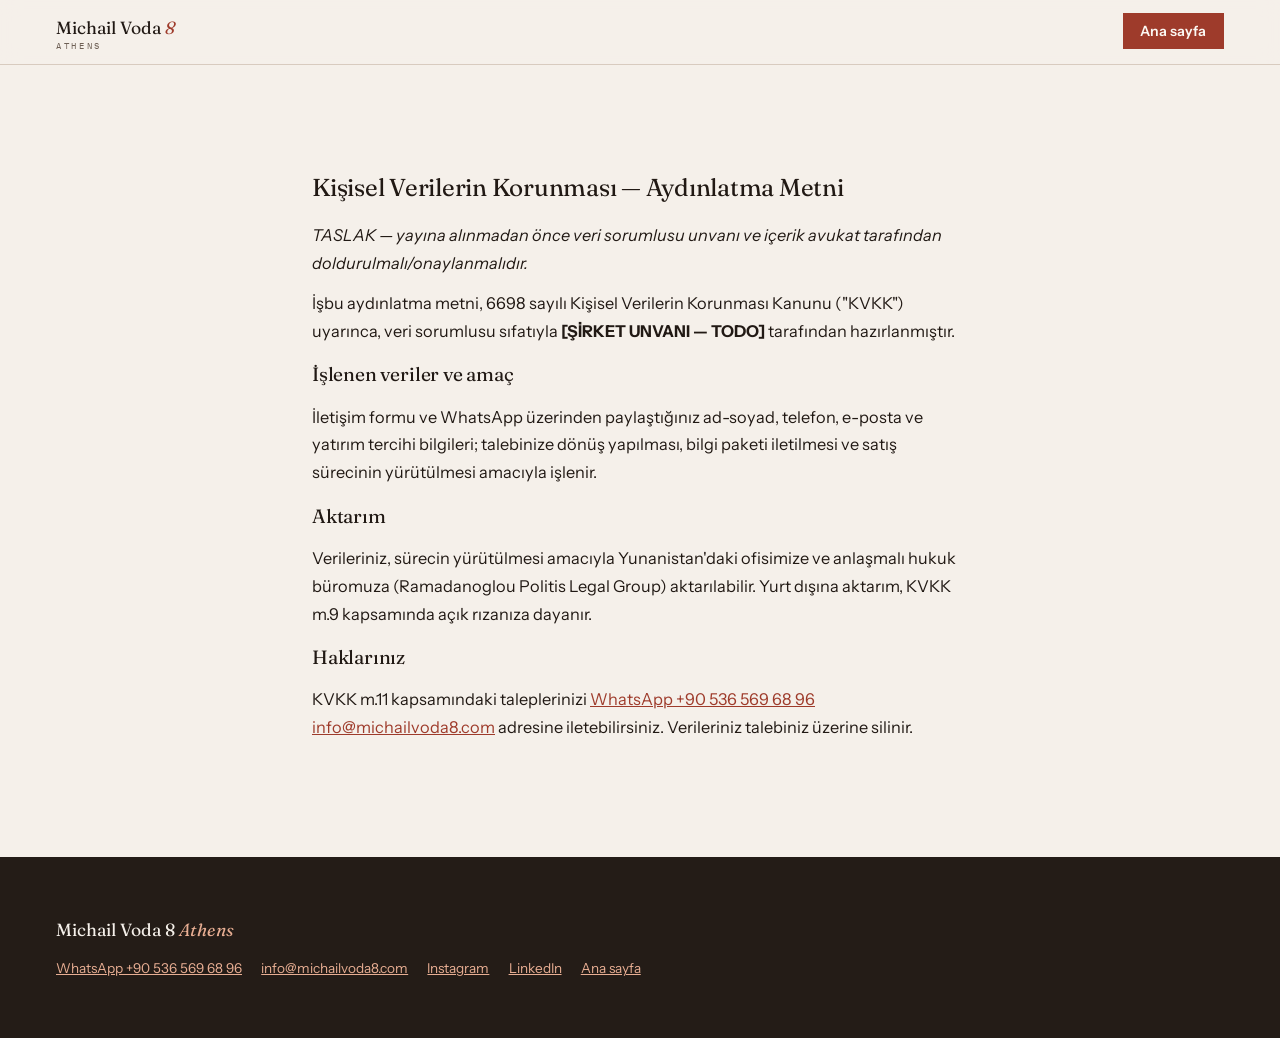
<file: site/kvkk.html>
<!DOCTYPE html>
<html lang="tr">
<head>
<meta charset="utf-8">
<meta name="viewport" content="width=device-width, initial-scale=1">
<title>KVKK Aydınlatma Metni — Michail Voda 8</title>
<meta name="robots" content="noindex">
<meta name="facebook-domain-verification" content="x2npcxttmyaz19jj0onknpdrnw84j6">
<link rel="preconnect" href="https://fonts.gstatic.com" crossorigin>
<link rel="stylesheet" href="https://fonts.googleapis.com/css2?family=Fraunces:ital,opsz,wght@0,9..144,340..560;1,9..144,340..560&family=Instrument+Sans:wght@400;500;600&family=IBM+Plex+Mono:wght@400;500&display=swap">
<link rel="icon" href="data:image/svg+xml,%3Csvg xmlns='http://www.w3.org/2000/svg' viewBox='0 0 32 32'%3E%3Crect width='32' height='32' fill='%23241C17'/%3E%3Ctext x='16' y='23' font-family='Georgia,serif' font-style='italic' font-size='20' fill='%239E3B2B' text-anchor='middle'%3E8%3C/text%3E%3C/svg%3E">
<link rel="stylesheet" href="style.css">
<!-- Meta Pixel Code -->
<script>
!function(f,b,e,v,n,t,s)
{if(f.fbq)return;n=f.fbq=function(){n.callMethod?
n.callMethod.apply(n,arguments):n.queue.push(arguments)};
if(!f._fbq)f._fbq=n;n.push=n;n.loaded=!0;n.version='2.0';
n.queue=[];t=b.createElement(e);t.async=!0;
t.src=v;s=b.getElementsByTagName(e)[0];
s.parentNode.insertBefore(t,s)}(window, document,'script',
'https://connect.facebook.net/en_US/fbevents.js');
fbq('init', '1564731061789182');
fbq('track', 'PageView');
</script>
<!-- End Meta Pixel Code -->
<script src="pixel.js"></script>
<script src="google.js"></script>
</head>
<body>
<noscript><img height="1" width="1" style="display:none" alt="" src="https://www.facebook.com/tr?id=1564731061789182&ev=PageView&noscript=1"></noscript>
<nav>
  <div class="wrap">
    <a class="brand" href="/">Michail Voda <span class="no">8</span><small>Athens</small></a>
    <ul><li><a class="nav-cta" href="/">Ana sayfa</a></li></ul>
  </div>
</nav>
<section>
  <div class="wrap" style="max-width: 46rem;">
    <h1>Kişisel Verilerin Korunması — Aydınlatma Metni</h1>
    <p><em>TASLAK — yayına alınmadan önce veri sorumlusu unvanı ve içerik avukat tarafından doldurulmalı/onaylanmalıdır.</em></p>
    <p>İşbu aydınlatma metni, 6698 sayılı Kişisel Verilerin Korunması Kanunu ("KVKK") uyarınca, veri sorumlusu sıfatıyla <strong>[ŞİRKET UNVANI — TODO]</strong> tarafından hazırlanmıştır.</p>
    <h2 style="font-size:1.2rem;">İşlenen veriler ve amaç</h2>
    <p>İletişim formu ve WhatsApp üzerinden paylaştığınız ad-soyad, telefon, e-posta ve yatırım tercihi bilgileri; talebinize dönüş yapılması, bilgi paketi iletilmesi ve satış sürecinin yürütülmesi amacıyla işlenir.</p>
    <h2 style="font-size:1.2rem;">Aktarım</h2>
    <p>Verileriniz, sürecin yürütülmesi amacıyla Yunanistan'daki ofisimize ve anlaşmalı hukuk büromuza (Ramadanoglou Politis Legal Group) aktarılabilir. Yurt dışına aktarım, KVKK m.9 kapsamında açık rızanıza dayanır.</p>
    <h2 style="font-size:1.2rem;">Haklarınız</h2>
    <p>KVKK m.11 kapsamındaki taleplerinizi <a href="https://wa.me/905365696896" rel="noopener" data-wa>WhatsApp +90 536 569 68 96</a>
      <a href="mailto:info@michailvoda8.com">info@michailvoda8.com</a> adresine iletebilirsiniz. Verileriniz talebiniz üzerine silinir.</p>
  </div>
</section>
<footer>
  <div class="wrap">
    <p class="f-brand">Michail Voda 8 <em style="color:#E8AE93;">Athens</em></p>
    <div class="f-links">
      <a href="https://wa.me/905365696896" rel="noopener" data-wa>WhatsApp +90 536 569 68 96</a>
      <a href="mailto:info@michailvoda8.com">info@michailvoda8.com</a>
      <a href="https://www.instagram.com/michailvoda8/" rel="noopener">Instagram</a>
      <a href="https://www.linkedin.com/company/michailvoda8" rel="noopener">LinkedIn</a>
      <a href="/">Ana sayfa</a>
    </div>
  </div>
</footer>
</body>
</html>
</file>
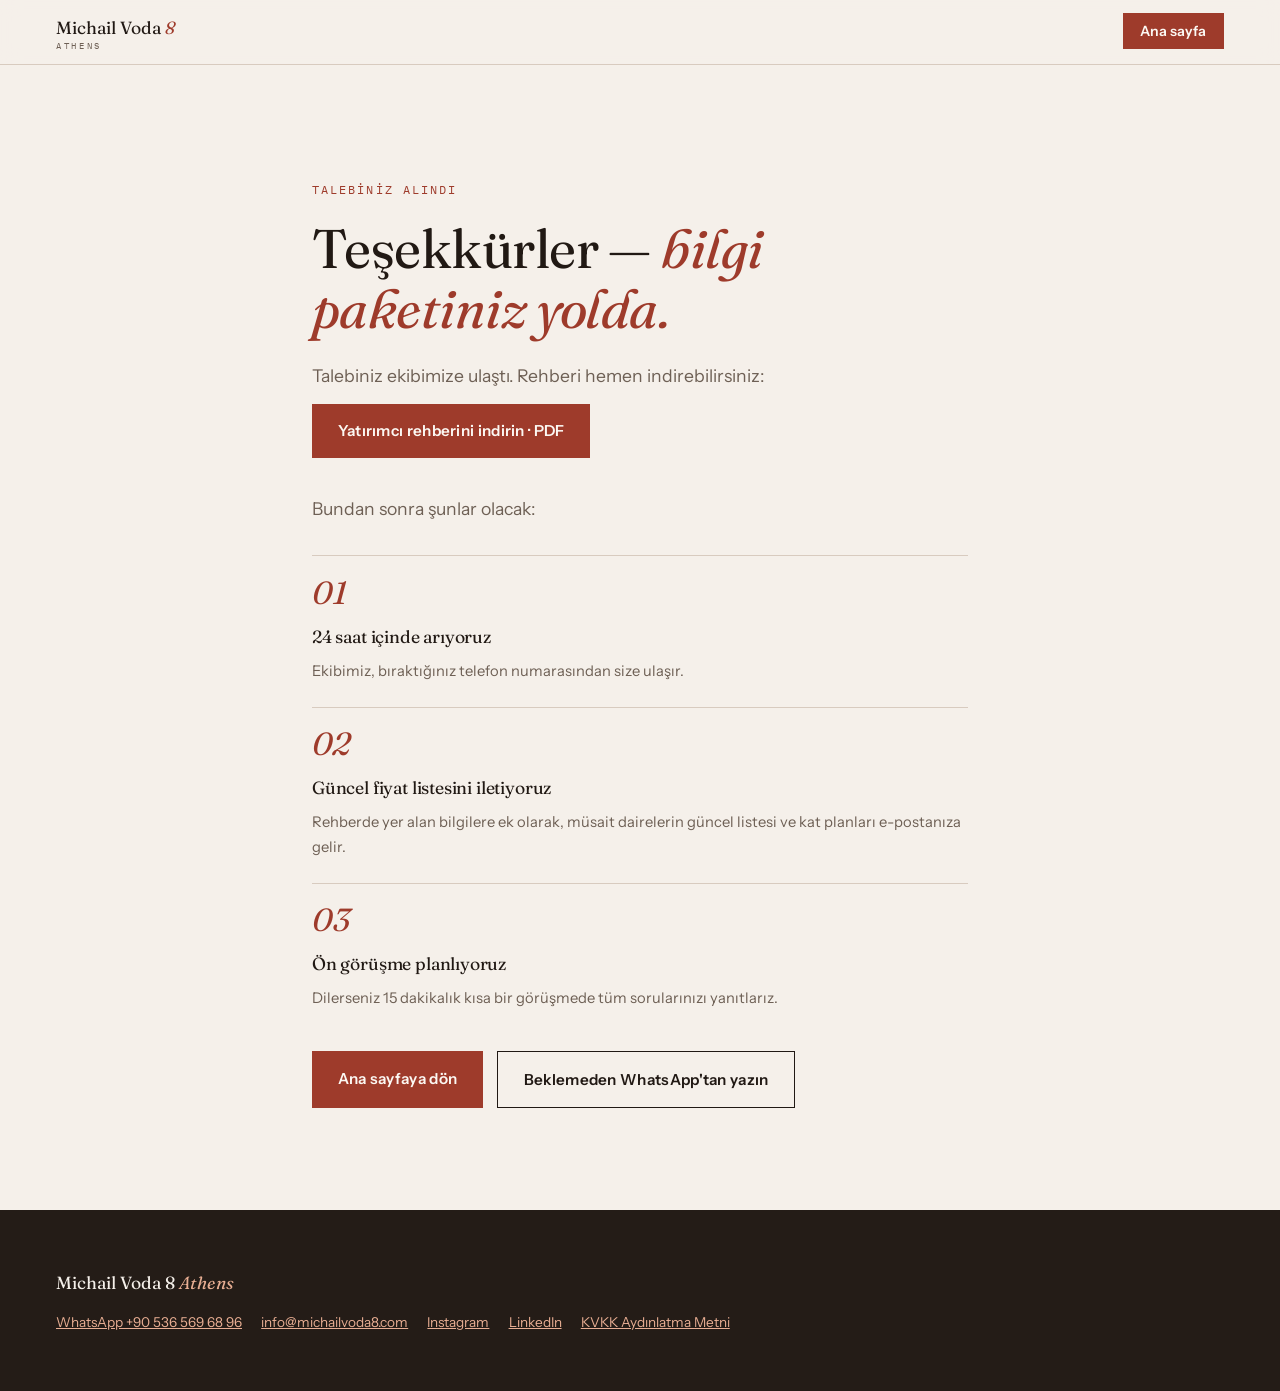
<file: site/tesekkurler.html>
<!DOCTYPE html>
<html lang="tr">
<head>
<meta charset="utf-8">
<meta name="viewport" content="width=device-width, initial-scale=1">
<title>Teşekkürler — Michail Voda 8</title>
<meta name="robots" content="noindex">
<meta name="facebook-domain-verification" content="x2npcxttmyaz19jj0onknpdrnw84j6">
<link rel="preconnect" href="https://fonts.gstatic.com" crossorigin>
<link rel="stylesheet" href="https://fonts.googleapis.com/css2?family=Fraunces:ital,opsz,wght@0,9..144,340..560;1,9..144,340..560&family=Instrument+Sans:wght@400;500;600&family=IBM+Plex+Mono:wght@400;500&display=swap">
<link rel="icon" href="data:image/svg+xml,%3Csvg xmlns='http://www.w3.org/2000/svg' viewBox='0 0 32 32'%3E%3Crect width='32' height='32' fill='%23241C17'/%3E%3Ctext x='16' y='23' font-family='Georgia,serif' font-style='italic' font-size='20' fill='%239E3B2B' text-anchor='middle'%3E8%3C/text%3E%3C/svg%3E">
<link rel="stylesheet" href="style.css">
<!-- Meta Pixel Code -->
<script>
!function(f,b,e,v,n,t,s)
{if(f.fbq)return;n=f.fbq=function(){n.callMethod?
n.callMethod.apply(n,arguments):n.queue.push(arguments)};
if(!f._fbq)f._fbq=n;n.push=n;n.loaded=!0;n.version='2.0';
n.queue=[];t=b.createElement(e);t.async=!0;
t.src=v;s=b.getElementsByTagName(e)[0];
s.parentNode.insertBefore(t,s)}(window, document,'script',
'https://connect.facebook.net/en_US/fbevents.js');
fbq('init', '1564731061789182');
fbq('track', 'PageView');
</script>
<!-- End Meta Pixel Code -->
<script src="pixel.js"></script>
<script src="google.js"></script>
</head>
<body>
<noscript><img height="1" width="1" style="display:none" alt="" src="https://www.facebook.com/tr?id=1564731061789182&ev=PageView&noscript=1"></noscript>

<nav>
  <div class="wrap">
    <a class="brand" href="/">Michail Voda <span class="no">8</span><small>Athens</small></a>
    <ul><li><a class="nav-cta" href="/">Ana sayfa</a></li></ul>
  </div>
</nav>

<section style="min-height: 70vh; display: flex; align-items: center;">
  <div class="wrap" style="max-width: 46rem;">
    <p class="sec-no" style="margin-bottom: 1.2rem;">Talebiniz Alındı</p>
    <h1 style="font-size: clamp(2.2rem, 5vw, 3.4rem); line-height: 1.1;">Teşekkürler — <em>bilgi paketiniz yolda.</em></h1>
    <p class="lead" style="margin-top: 1.4rem;">Talebiniz ekibimize ulaştı. Rehberi hemen indirebilirsiniz:</p>

    <a class="btn btn-primary" href="/rehber/michail-voda-8-golden-visa-rehberi.pdf" download style="margin-bottom:2.2rem;" data-rehber>Yatırımcı rehberini indirin · PDF</a>

    <p class="lead" style="margin-top: 0;">Bundan sonra şunlar olacak:</p>
    <ol class="steps" style="grid-template-columns: 1fr; gap: 1.4rem; margin-top: 2rem;">
      <li><h3>24 saat içinde arıyoruz</h3><p>Ekibimiz, bıraktığınız telefon numarasından size ulaşır.</p></li>
      <li><h3>Güncel fiyat listesini iletiyoruz</h3><p>Rehberde yer alan bilgilere ek olarak, müsait dairelerin güncel listesi ve kat planları e-postanıza gelir.</p></li>
      <li><h3>Ön görüşme planlıyoruz</h3><p>Dilerseniz 15 dakikalık kısa bir görüşmede tüm sorularınızı yanıtlarız.</p></li>
    </ol>
    <div class="cta-row" style="margin-top: 2.5rem;">
      <a class="btn btn-primary" href="/">Ana sayfaya dön</a>
      <a class="btn btn-dark" href="https://wa.me/905365696896" rel="noopener" data-wa>Beklemeden WhatsApp'tan yazın</a>
    </div>
  </div>
</section>

<footer>
  <div class="wrap">
    <p class="f-brand">Michail Voda 8 <em style="color:#E8AE93;">Athens</em></p>
    <div class="f-links">
      <a href="https://wa.me/905365696896" rel="noopener" data-wa>WhatsApp +90 536 569 68 96</a>
      <a href="mailto:info@michailvoda8.com">info@michailvoda8.com</a>
      <a href="https://www.instagram.com/michailvoda8/" rel="noopener">Instagram</a>
      <a href="https://www.linkedin.com/company/michailvoda8" rel="noopener">LinkedIn</a>
      <a href="/kvkk">KVKK Aydınlatma Metni</a>
    </div>
  </div>
</footer>

<script>
// Dönüşüm: forma ulaşan her ziyaretçi bu sayfaya yönlenir
window.mv8Track('Lead', { content_name: 'On gorusme talebi', content_category: 'Golden Visa' });
document.querySelectorAll('[data-rehber]').forEach(function (el) {
  el.addEventListener('click', function () { window.mv8Track('RehberIndirildi'); });
});
window.mv8Google('Lead');
</script>

</body>
</html>
</file>
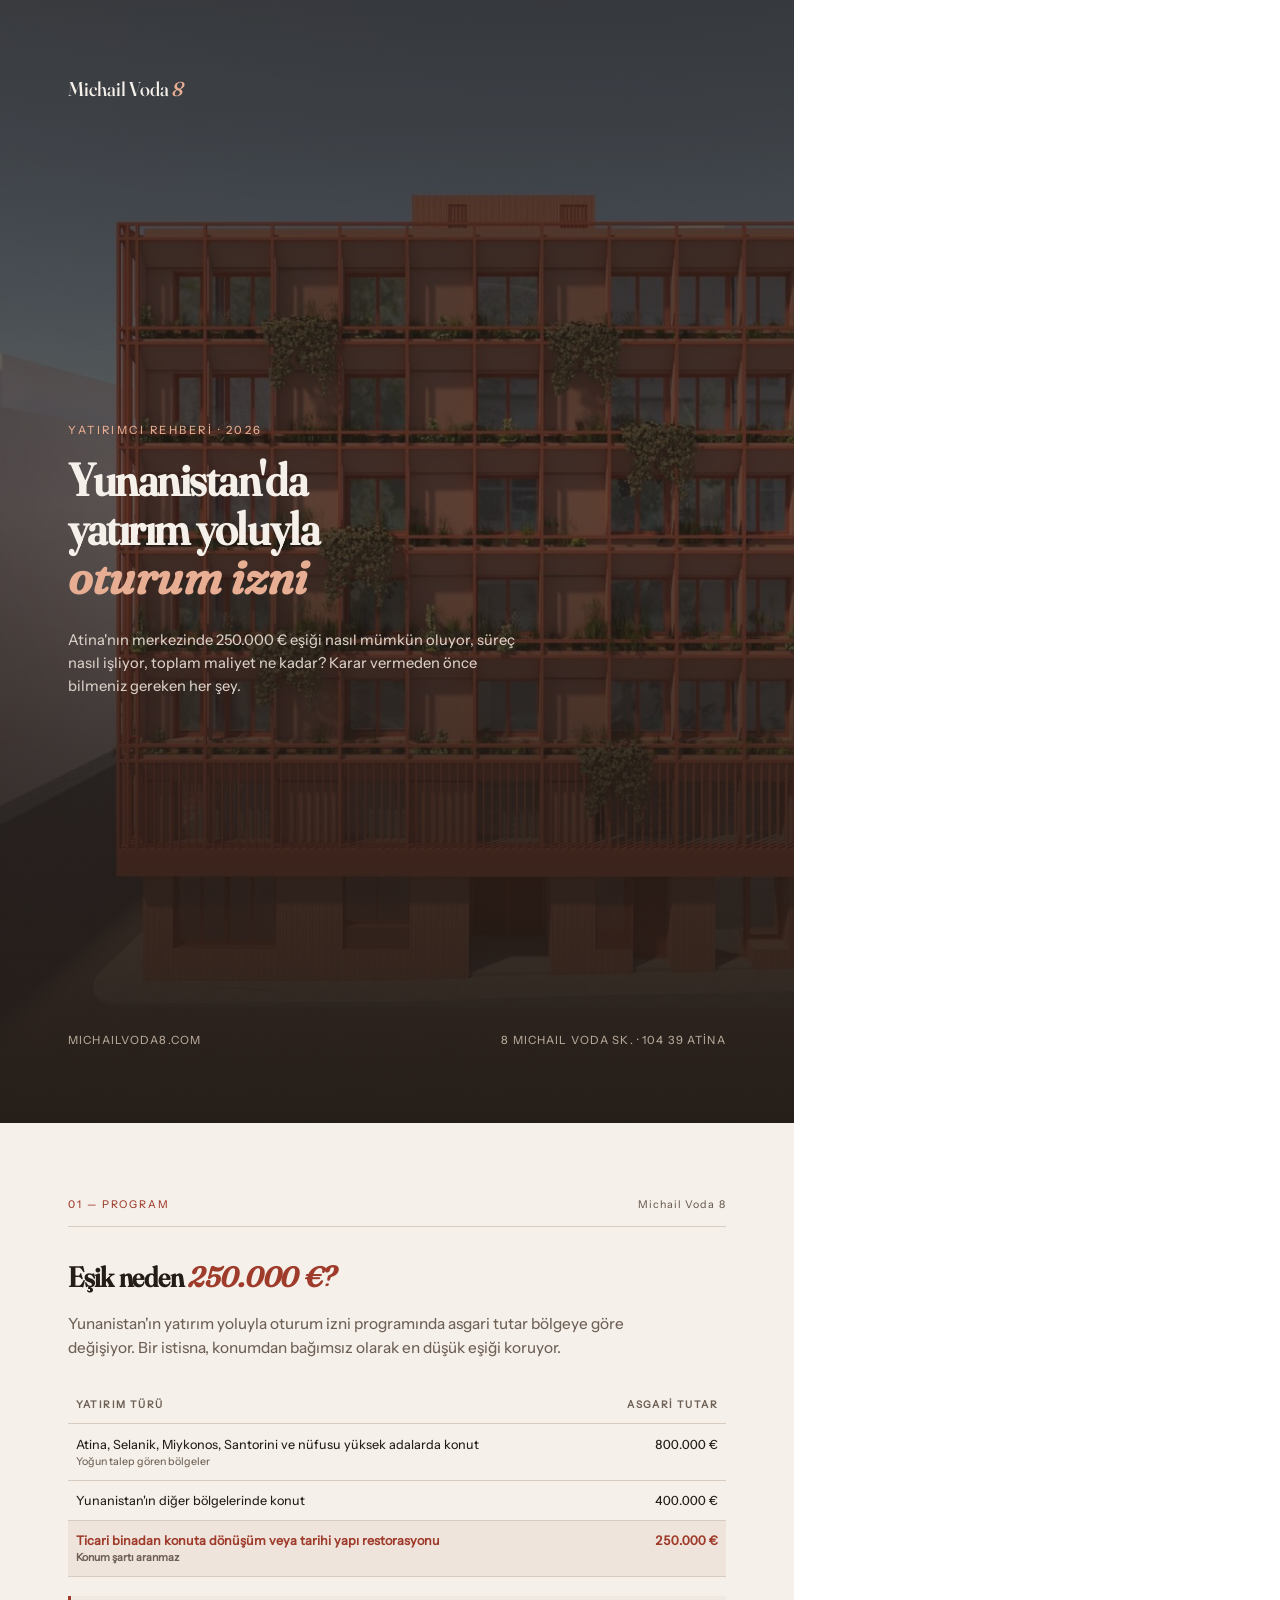
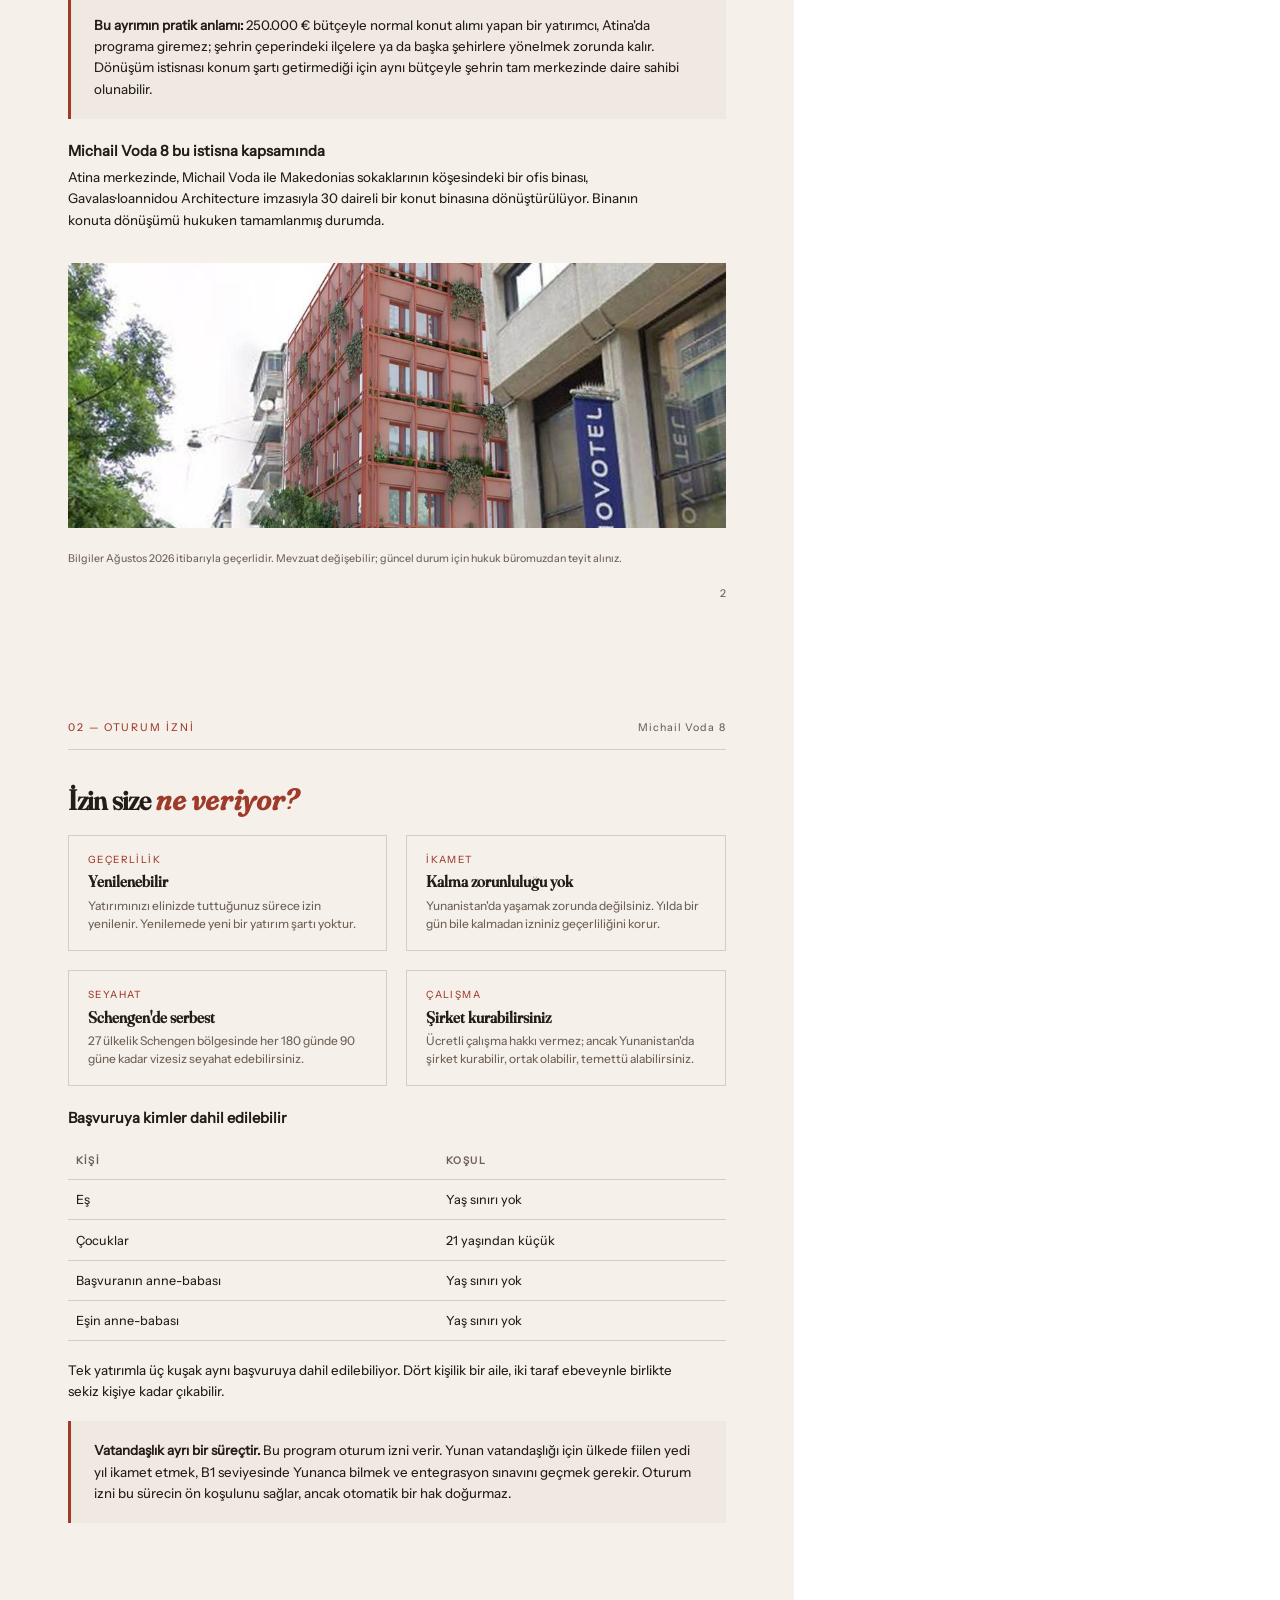
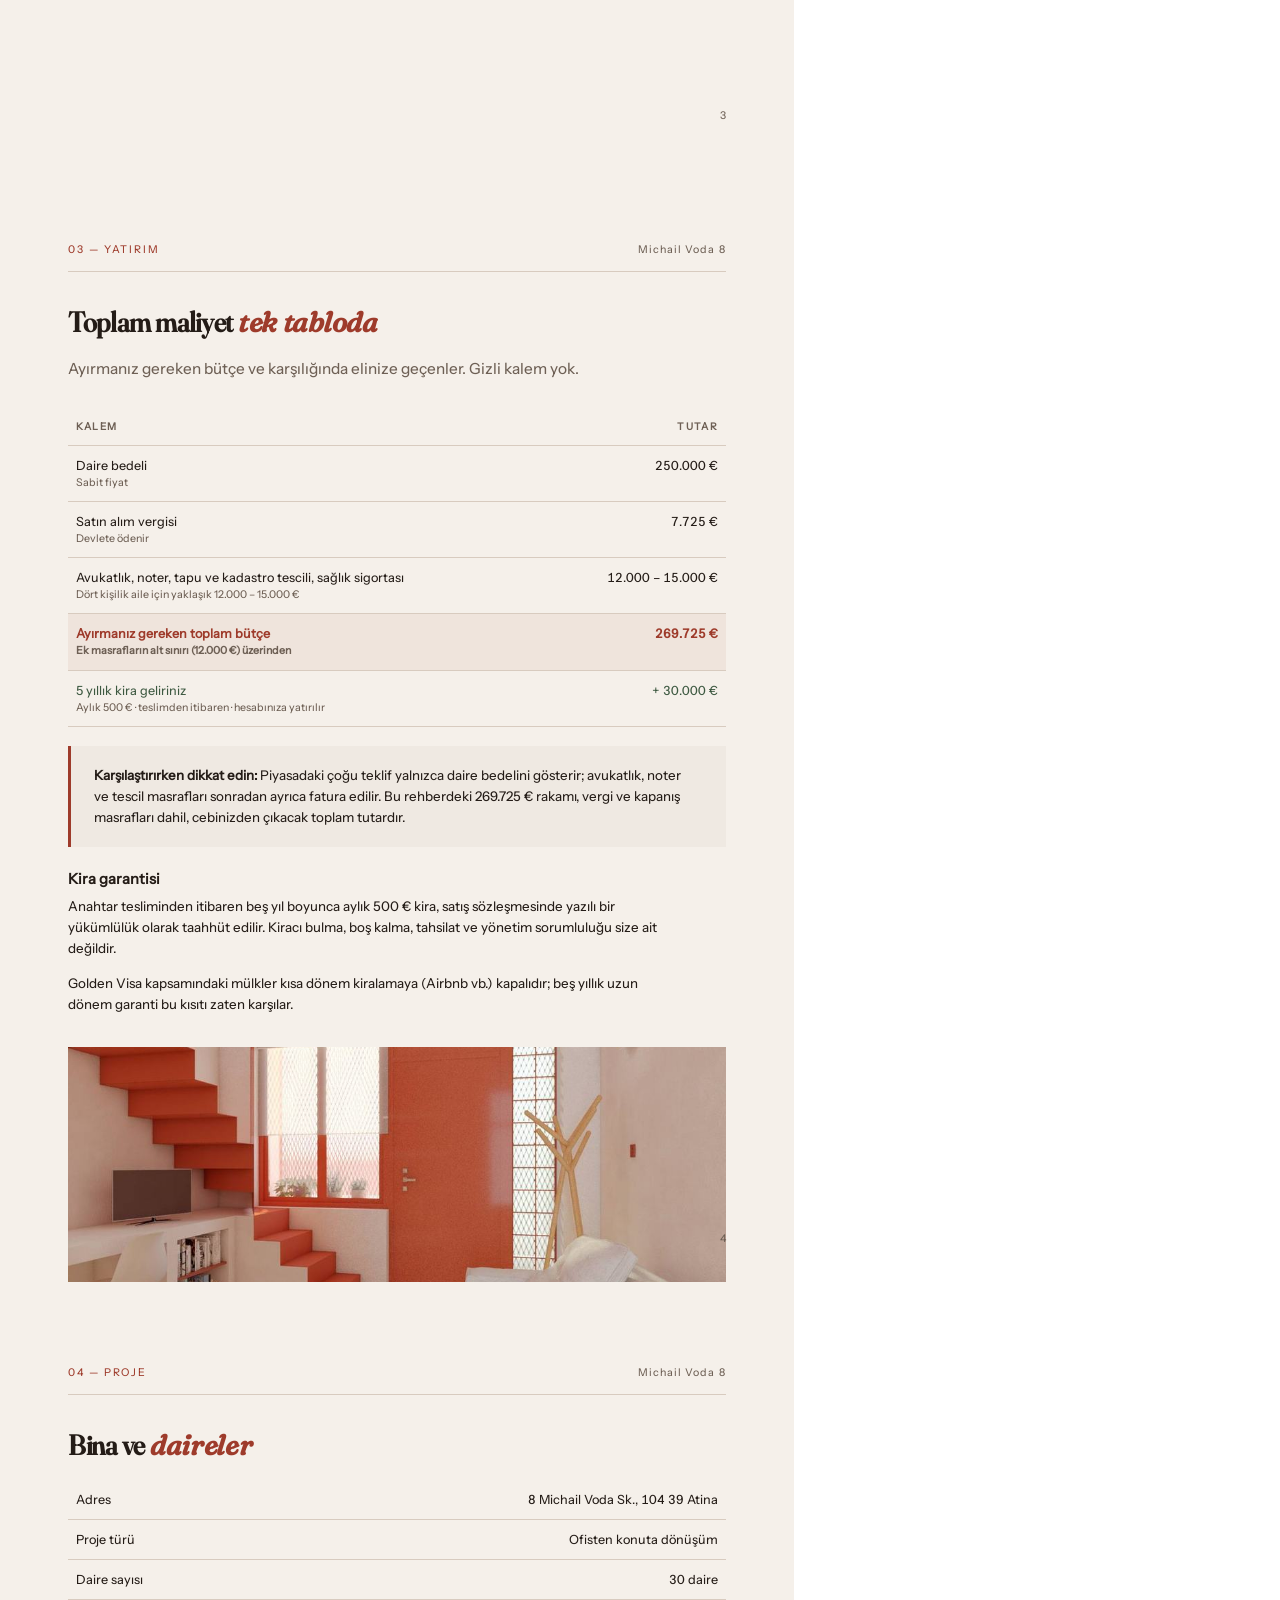
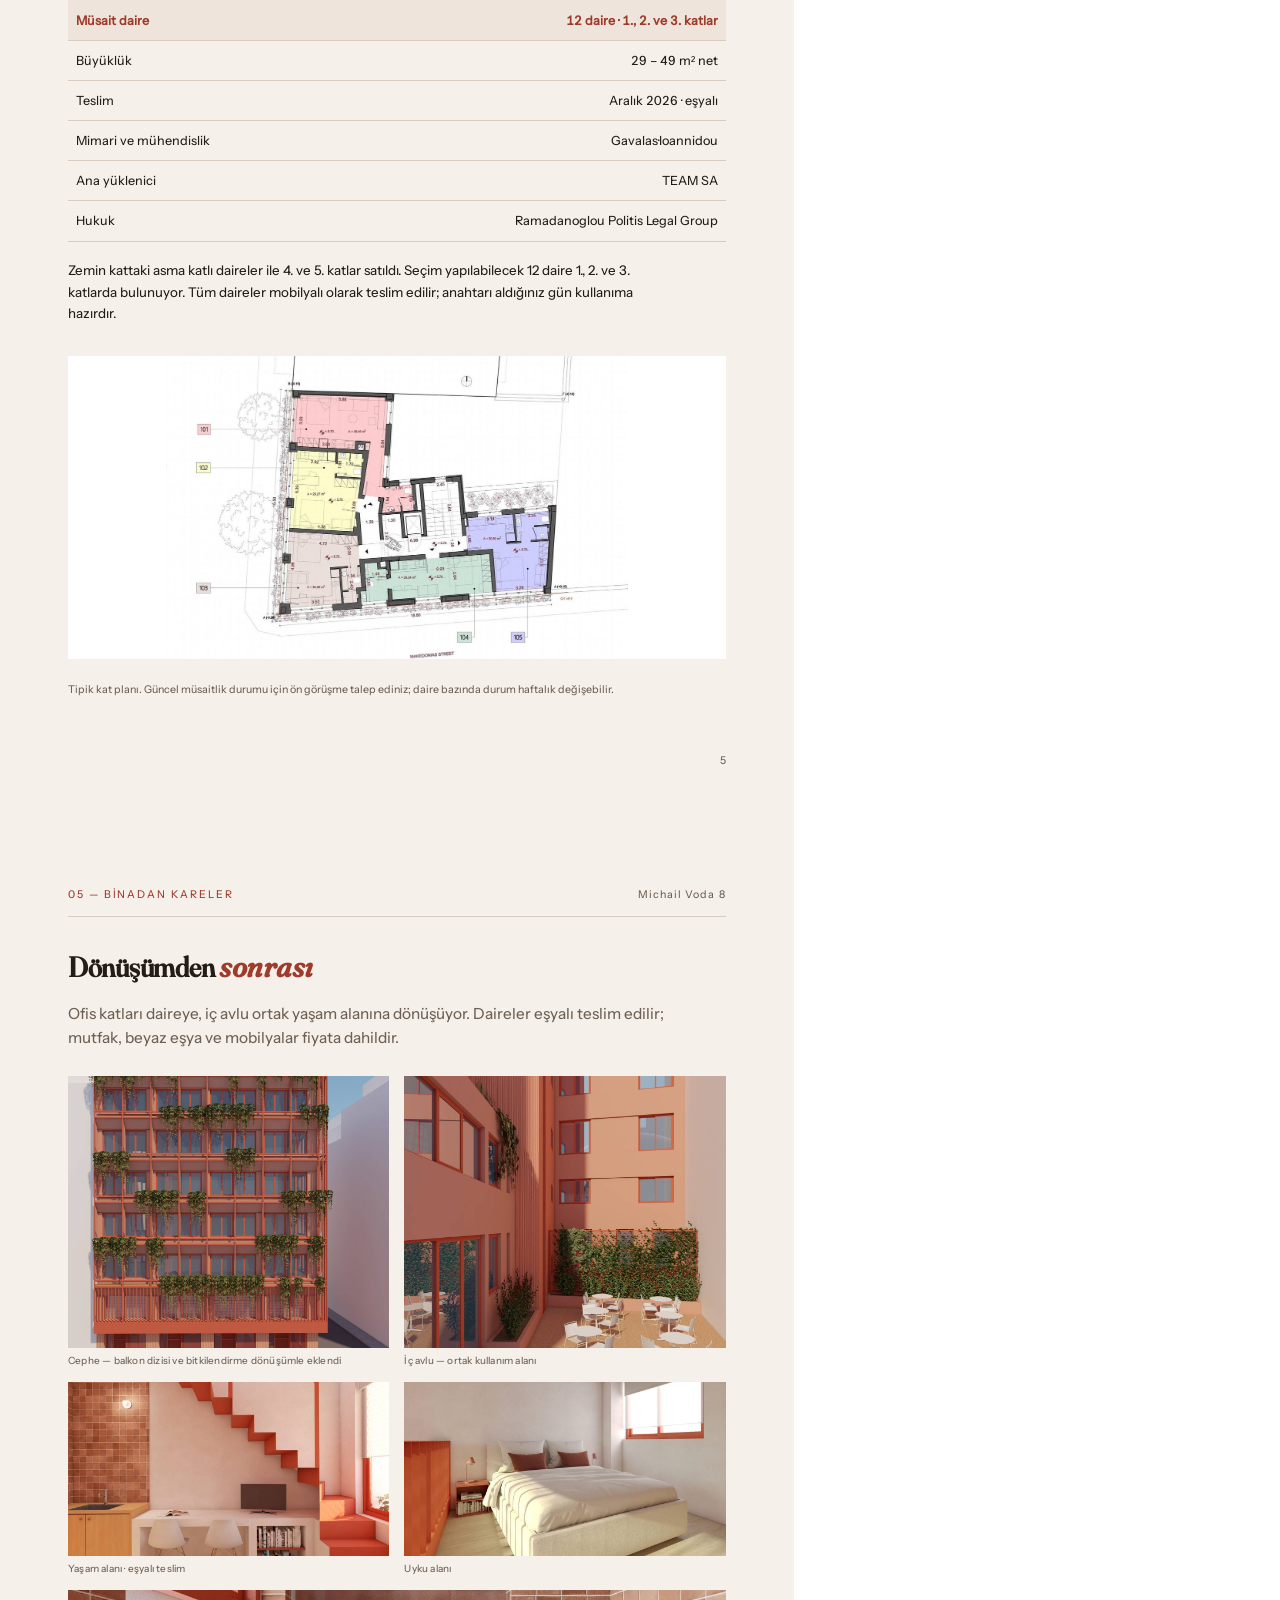
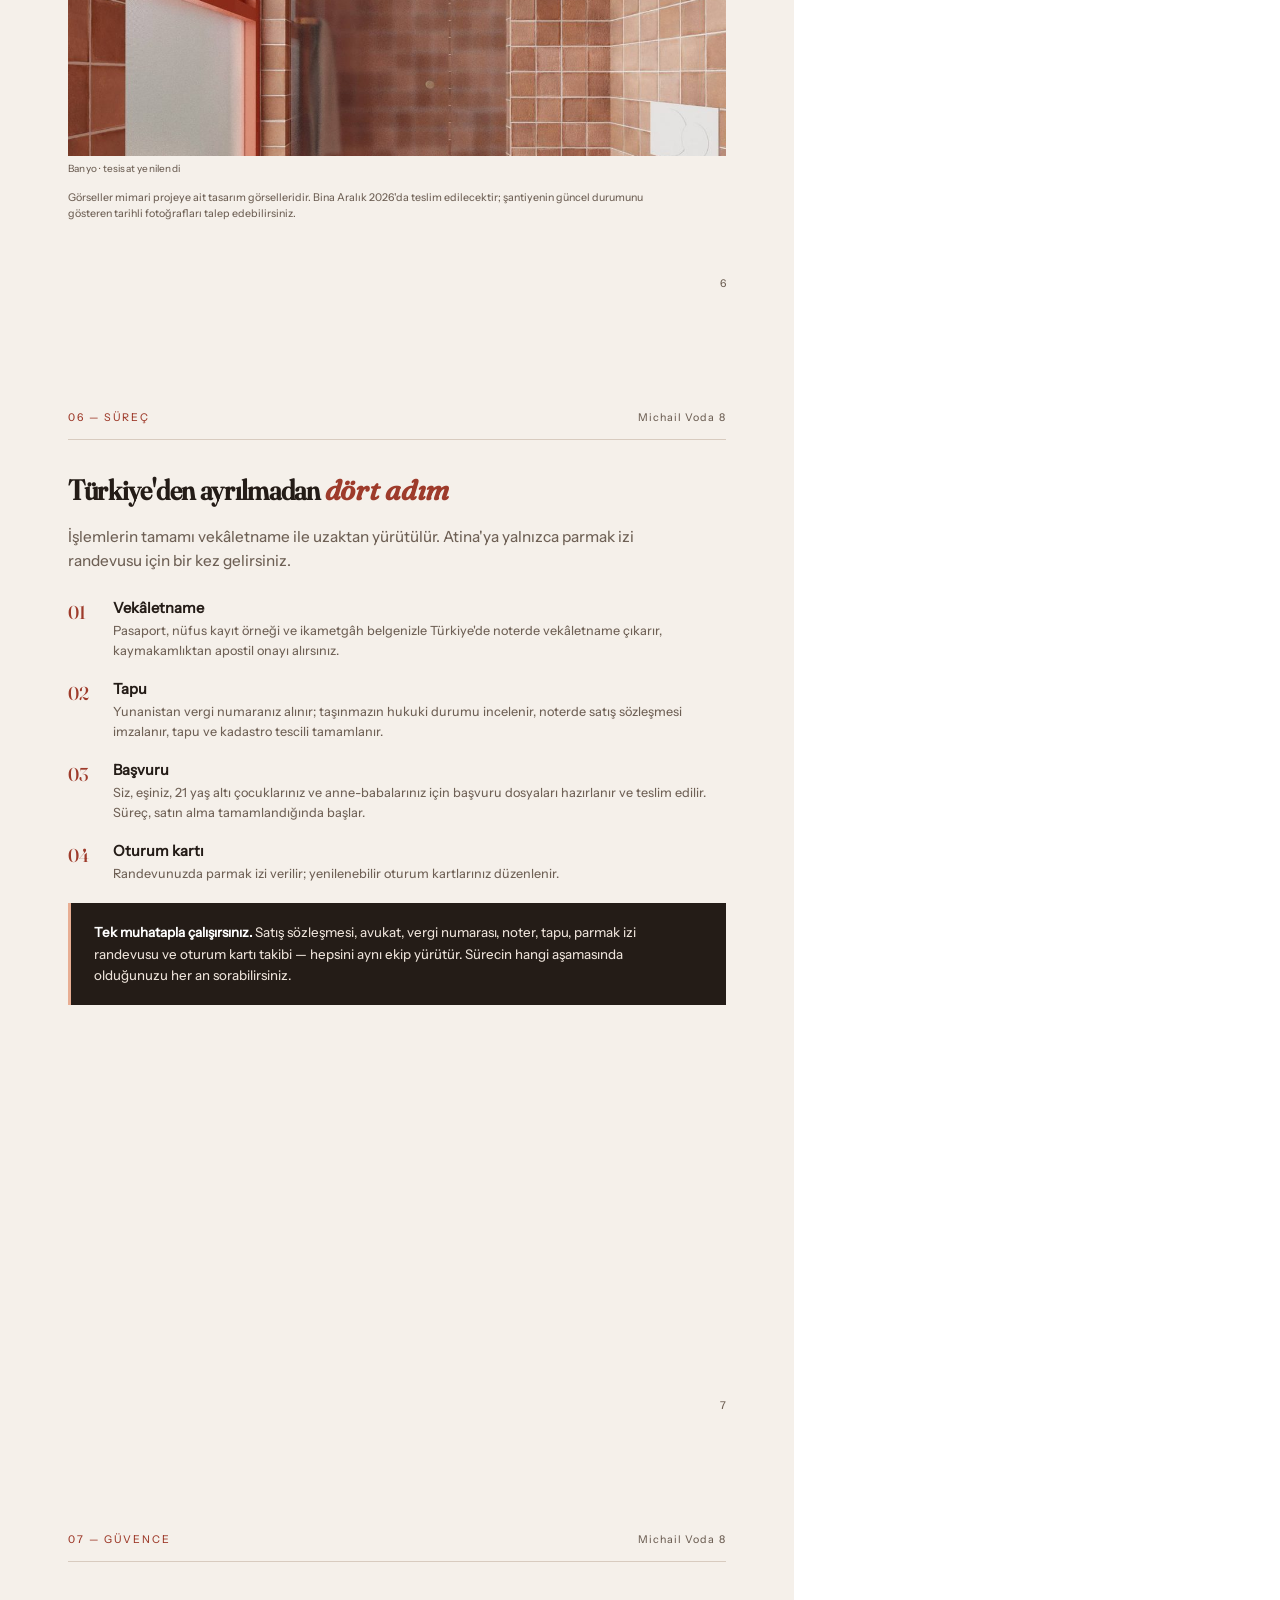
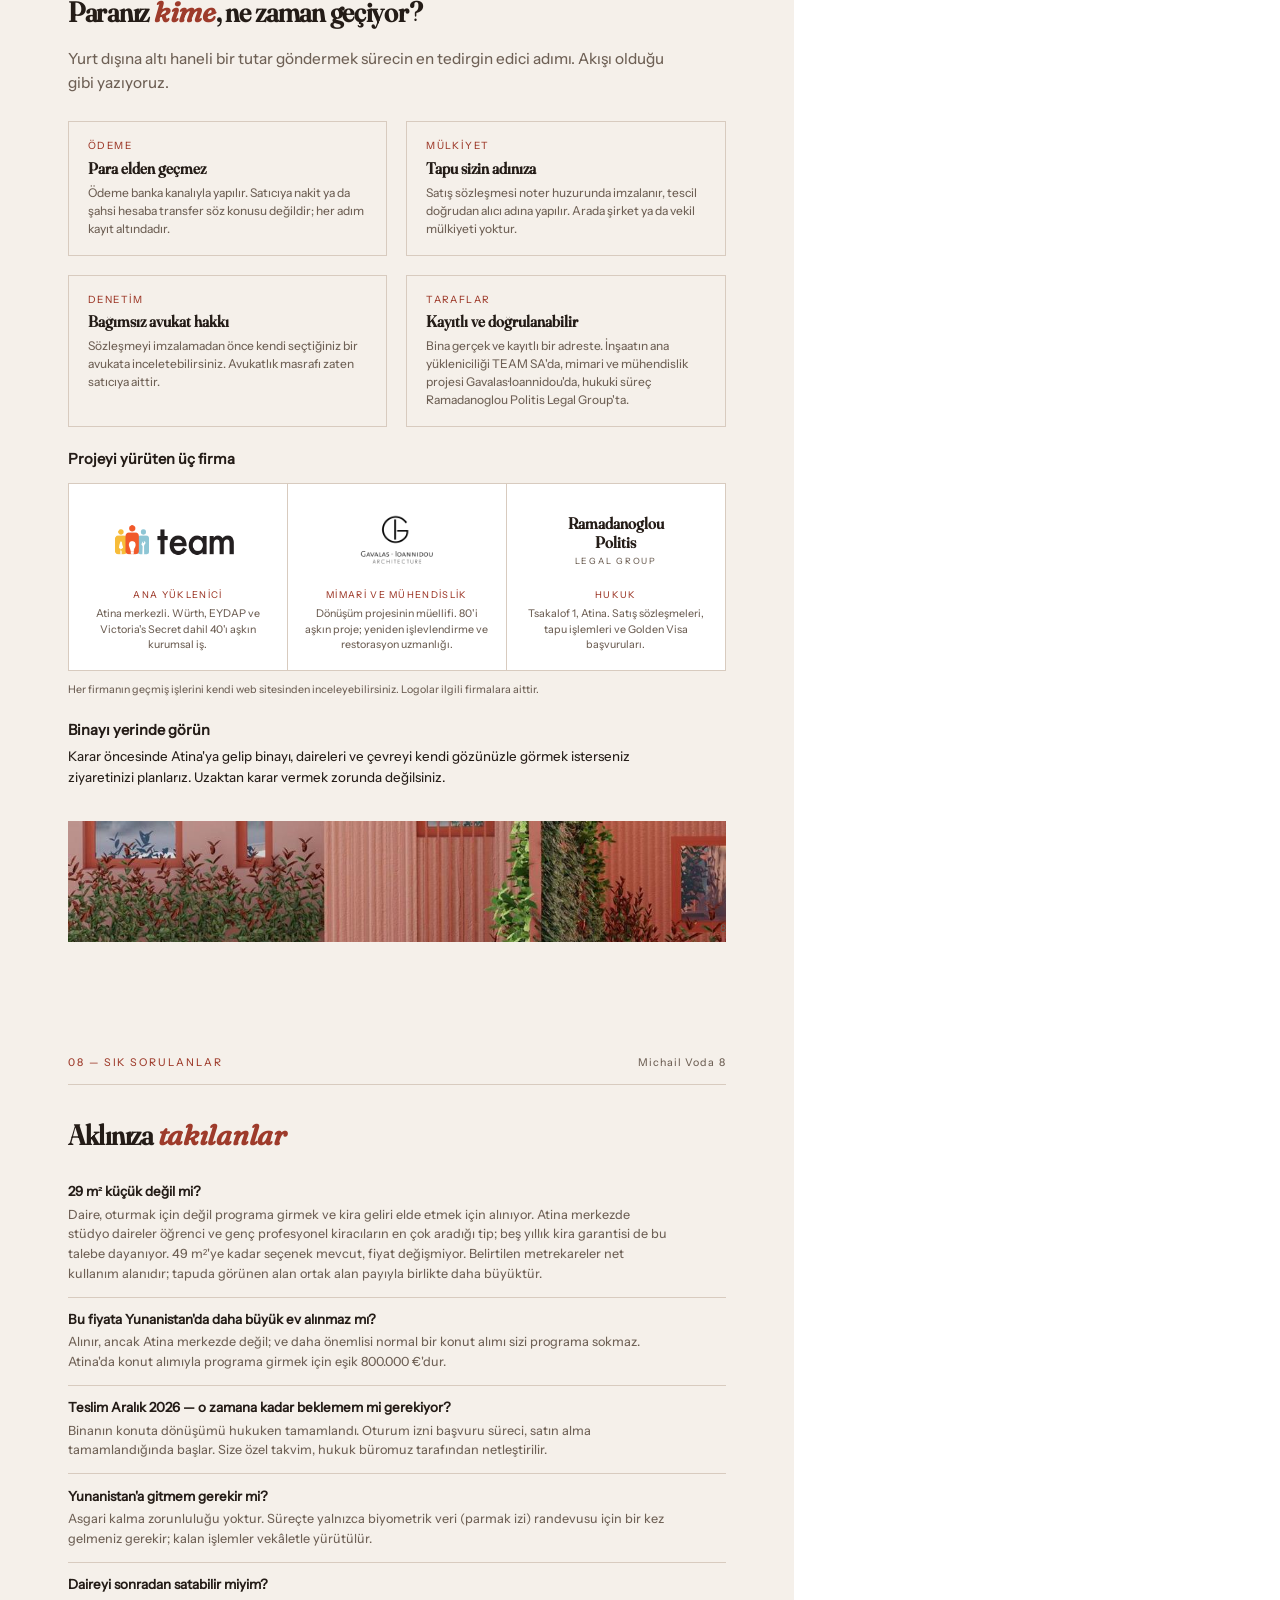
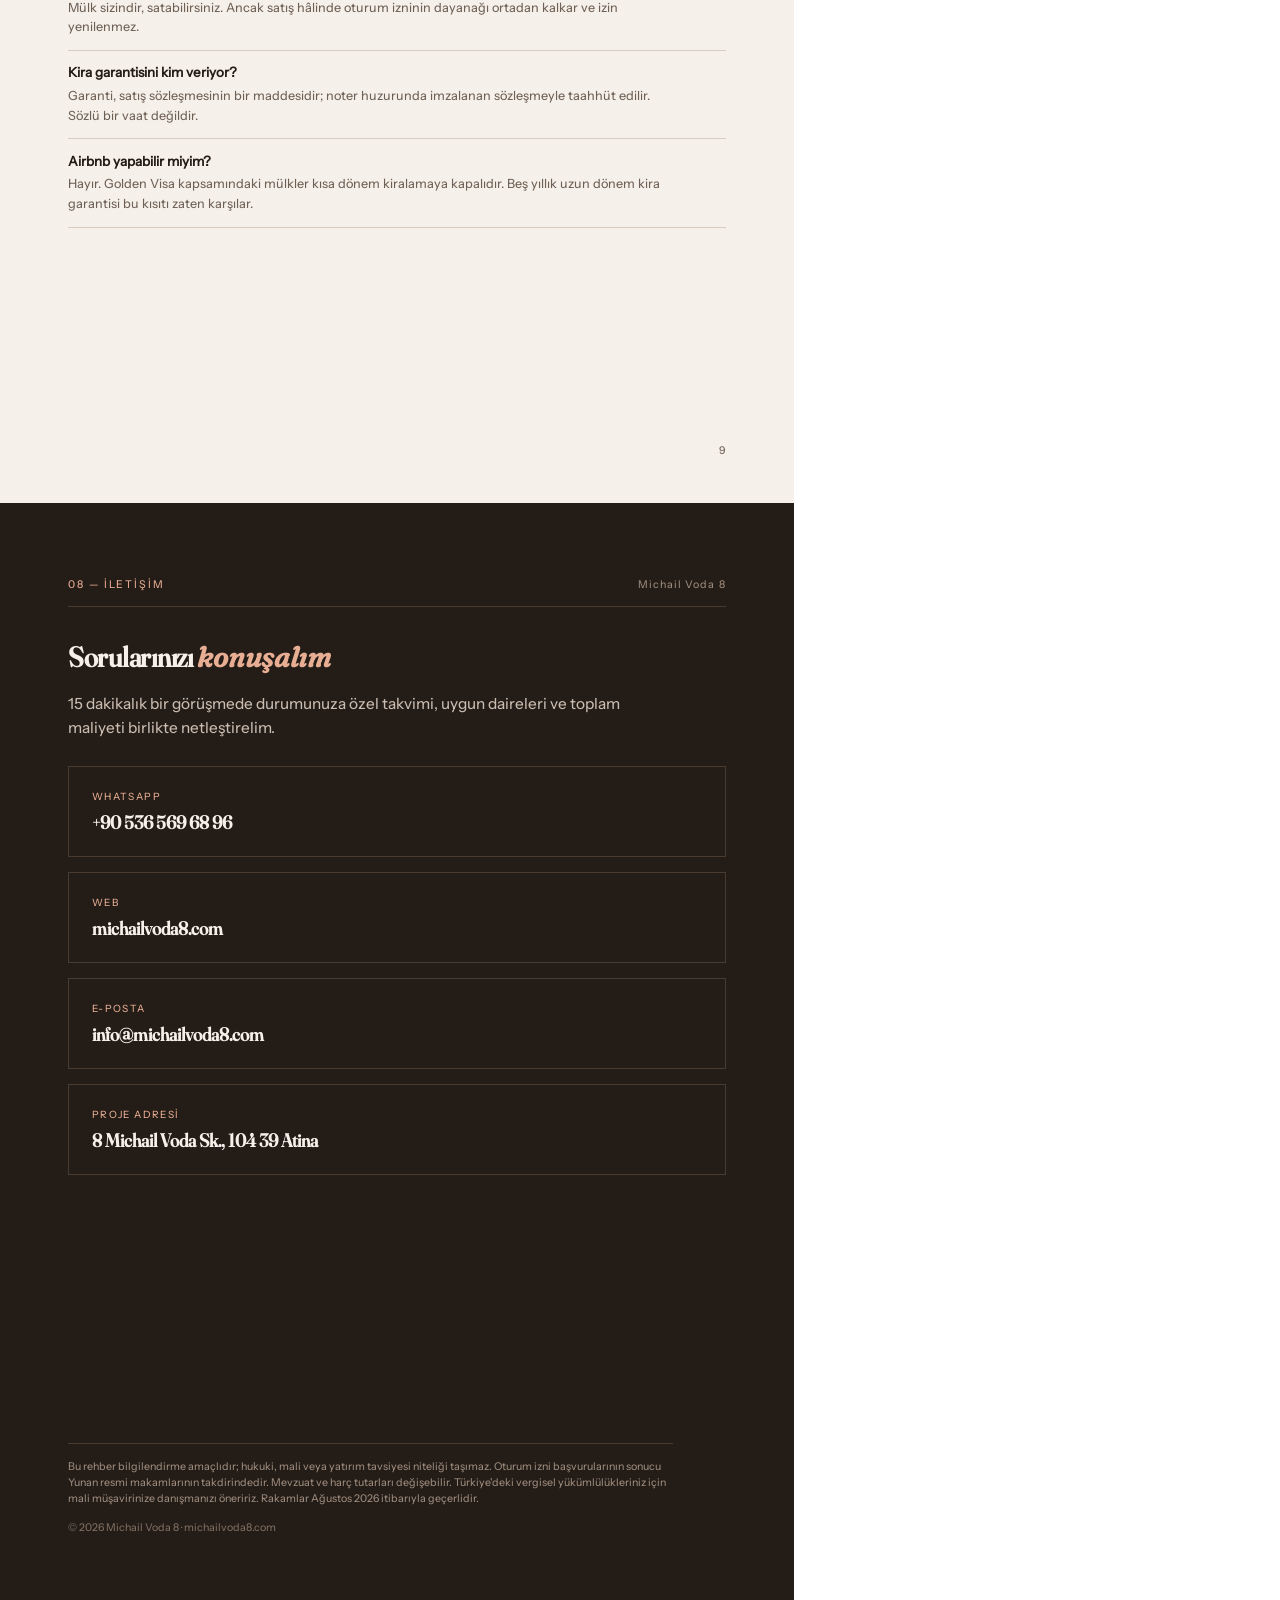
<file: docs/rehber-kaynak/rehber.html>
<!DOCTYPE html>
<html lang="tr"><head><meta charset="utf-8"><title>Yunanistan Golden Visa Rehberi</title>
<style>
@font-face{font-family:Fr;src:url(fonts/FRAUNCES.ttf) format('truetype');font-weight:500}
@font-face{font-family:FrI;src:url(fonts/FRAUNCES-ITALIC.ttf) format('truetype')}
@font-face{font-family:In;src:url(fonts/INSTRUMENT.ttf) format('truetype')}

@page{size:A4;margin:0}
*{box-sizing:border-box;margin:0;padding:0}
:root{
  --ink:#241C17; --bg:#F5F0EA; --acc:#9E3B2B; --rose:#E8AE93;
  --soft:#6E6055; --hair:#D8CBBF; --ok:#3D5941;
}
body{font-family:In,sans-serif;color:var(--ink);-webkit-print-color-adjust:exact;print-color-adjust:exact}
.page{width:210mm;height:297mm;page-break-after:always;position:relative;overflow:hidden;background:var(--bg)}
.page:last-child{page-break-after:auto}
.pad{padding:20mm 18mm}

/* --- kapak --- */
.cover{background:var(--ink);color:var(--bg)}
.cover img{position:absolute;inset:0;width:100%;height:100%;object-fit:cover;opacity:.42}
.cover .veil{position:absolute;inset:0;background:linear-gradient(to bottom,rgba(36,28,23,.55) 0%,rgba(36,28,23,.25) 45%,rgba(36,28,23,.96) 100%)}
.cover .c{position:relative;height:100%;display:flex;flex-direction:column;justify-content:space-between;padding:20mm 18mm}
.cover h1{font-family:Fr,serif;font-size:34pt;line-height:1.08;letter-spacing:-.01em;max-width:150mm}
.cover h1 em{font-family:FrI,serif;font-style:normal;color:var(--rose)}
.cover .kick{font-size:8.5pt;letter-spacing:.22em;text-transform:uppercase;color:var(--rose)}
.cover .sub{font-size:11pt;line-height:1.55;color:#D9CEC5;max-width:120mm;margin-top:7mm}
.cover .foot{font-size:8.5pt;letter-spacing:.1em;color:#B7A899;display:flex;justify-content:space-between}
.wm{font-family:Fr,serif;font-size:15pt}
.wm i{font-family:FrI,serif;font-style:normal;color:var(--rose)}

/* --- iç sayfa --- */
.hd{display:flex;justify-content:space-between;align-items:baseline;
    border-bottom:1px solid var(--hair);padding-bottom:4mm;margin-bottom:9mm}
.hd .n{font-size:8pt;letter-spacing:.18em;text-transform:uppercase;color:var(--acc)}
.hd .b{font-size:8pt;letter-spacing:.1em;color:var(--soft)}
h2{font-family:Fr,serif;font-size:21pt;line-height:1.15;letter-spacing:-.01em;margin-bottom:5mm}
h2 em{font-family:FrI,serif;font-style:normal;color:var(--acc)}
h3{font-size:11pt;font-weight:600;margin:6mm 0 2mm}
p{font-size:10pt;line-height:1.6;margin-bottom:3.5mm;max-width:160mm}
.lead{font-size:11.5pt;line-height:1.55;color:var(--soft);margin-bottom:7mm}
strong{font-weight:600}
.pn{position:absolute;bottom:12mm;right:18mm;font-size:8pt;color:var(--soft)}

/* tablolar */
table{width:100%;border-collapse:collapse;margin:4mm 0 5mm}
th,td{text-align:left;padding:3.2mm 2mm;border-bottom:1px solid var(--hair);font-size:9.5pt;vertical-align:top}
th{font-size:7.5pt;letter-spacing:.14em;text-transform:uppercase;color:var(--soft);font-weight:600}
td.num{text-align:right;font-variant-numeric:tabular-nums;white-space:nowrap}
tr.hi td{background:#EFE4DC;font-weight:600;color:var(--acc)}
tr.pos td{color:var(--ok)}
td small{display:block;color:var(--soft);font-size:8pt;margin-top:.8mm}

/* kutular */
.box{background:#EFE9E2;border-left:3px solid var(--acc);padding:5mm 6mm;margin:5mm 0}
.box p:last-child{margin-bottom:0}
.box.dark{background:var(--ink);color:#EDE3DA;border-left-color:var(--rose)}
.box.dark strong{color:#fff}
.grid2{display:grid;grid-template-columns:1fr 1fr;gap:5mm}
.card{border:1px solid var(--hair);padding:4.5mm 5mm}
.card .t{font-size:7.5pt;letter-spacing:.14em;text-transform:uppercase;color:var(--acc);margin-bottom:1.5mm}
.card b{font-family:Fr,serif;font-size:12pt;display:block;margin-bottom:1.5mm}
.card p{font-size:9pt;line-height:1.5;margin:0;color:var(--soft)}
.plogos{display:grid;grid-template-columns:repeat(3,1fr);gap:1px;background:var(--hair);border:1px solid var(--hair);margin-top:4mm}
.plogo{background:#fff;padding:5mm 4mm 4.5mm;text-align:center}
.pl-mark{height:20mm;display:flex;align-items:center;justify-content:center;margin-bottom:3mm}
.pl-mark img{width:auto;height:auto;object-fit:contain;display:block}
.pl-mark img.l-team{max-height:9mm;max-width:34mm}
.pl-mark img.l-gi{max-height:20mm;max-width:30mm}
.pl-type{flex-direction:column;line-height:1.15}
.pl-type b{font-family:Fr,serif;font-size:12pt;display:block}
.pl-type em{font-style:normal;font-size:6.5pt;letter-spacing:.2em;text-transform:uppercase;color:var(--soft);display:block;margin-top:1.5mm}
.pl-role{font-size:7pt;letter-spacing:.14em;text-transform:uppercase;color:var(--acc);margin-bottom:1.5mm}
.pl-note{font-size:8pt;line-height:1.45;color:var(--soft)}
.plogos + .fine{margin-top:3mm}

ol.steps{list-style:none;counter-reset:s}
ol.steps li{counter-increment:s;position:relative;padding-left:12mm;margin-bottom:5mm}
ol.steps li::before{content:counter(s,decimal-leading-zero);position:absolute;left:0;top:.5mm;
  font-family:Fr,serif;font-size:14pt;color:var(--acc)}
ol.steps b{display:block;font-size:11pt;margin-bottom:1mm}
ol.steps p{font-size:9.5pt;color:var(--soft);margin:0}

.qa{border-bottom:1px solid var(--hair);padding:3.5mm 0}
.qa:last-child{border-bottom:0}
.qa .q{font-weight:600;font-size:10pt;margin-bottom:1.5mm}
.qa .a{font-size:9.5pt;line-height:1.55;color:var(--soft);margin:0}

.pic{width:100%;height:62mm;object-fit:cover;margin:5mm 0}
.gal{display:grid;grid-template-columns:1fr 1fr;gap:4mm;margin-top:4mm}
.gal figure{margin:0}
.gal img{width:100%;height:46mm;object-fit:cover;display:block}
.gal figcaption{font-size:7.5pt;letter-spacing:.02em;color:var(--soft);margin-top:1.5mm}
.gal .genis{grid-column:1 / -1}
.gal .buyuk img{height:72mm}
.gal .genis{grid-column:1 / -1}
.gal .genis img{height:44mm}
.gal + .fine{margin-top:4mm}
.fine{font-size:8pt;color:var(--soft);line-height:1.5}

/* son sayfa */
.end{background:var(--ink);color:var(--bg)}
.end h2{color:var(--bg)}
.end .lead{color:#C9BCB1}
.end .ct{border:1px solid #4A3B31;padding:6mm;margin-bottom:4mm}
.end .ct .t{font-size:7.5pt;letter-spacing:.14em;text-transform:uppercase;color:var(--rose);margin-bottom:2mm}
.end .ct b{font-family:Fr,serif;font-size:14pt}
.end .fine{color:#9C8B7D}
</style></head><body>

<!-- 1 KAPAK -->
<section class="page cover">
  <img src="assets/cephe-1.jpg" alt="">
  <div class="veil"></div>
  <div class="c">
    <div class="wm">Michail Voda <i>8</i></div>
    <div>
      <div class="kick">Yatırımcı Rehberi · 2026</div>
      <h1 style="margin-top:5mm">Yunanistan'da<br>yatırım yoluyla<br><em>oturum izni</em></h1>
      <p class="sub">Atina'nın merkezinde 250.000 € eşiği nasıl mümkün oluyor, süreç nasıl işliyor, toplam maliyet ne kadar? Karar vermeden önce bilmeniz gereken her şey.</p>
    </div>
    <div class="foot"><span>MICHAILVODA8.COM</span><span>8 MICHAIL VODA SK. · 104 39 ATİNA</span></div>
  </div>
</section>

<!-- 2 PROGRAM -->
<section class="page"><div class="pad">
  <div class="hd"><span class="n">01 — Program</span><span class="b">Michail Voda 8</span></div>
  <h2>Eşik neden <em>250.000 €?</em></h2>
  <p class="lead">Yunanistan'ın yatırım yoluyla oturum izni programında asgari tutar bölgeye göre değişiyor. Bir istisna, konumdan bağımsız olarak en düşük eşiği koruyor.</p>

  <table>
    <tr><th>Yatırım türü</th><th style="text-align:right">Asgari tutar</th></tr>
    <tr><td>Atina, Selanik, Miykonos, Santorini ve nüfusu yüksek adalarda konut<small>Yoğun talep gören bölgeler</small></td><td class="num">800.000 €</td></tr>
    <tr><td>Yunanistan'ın diğer bölgelerinde konut</td><td class="num">400.000 €</td></tr>
    <tr class="hi"><td>Ticari binadan konuta dönüşüm veya tarihi yapı restorasyonu<small>Konum şartı aranmaz</small></td><td class="num">250.000 €</td></tr>
  </table>

  <div class="box">
    <p><strong>Bu ayrımın pratik anlamı:</strong> 250.000 € bütçeyle normal konut alımı yapan bir yatırımcı, Atina'da programa giremez; şehrin çeperindeki ilçelere ya da başka şehirlere yönelmek zorunda kalır. Dönüşüm istisnası konum şartı getirmediği için aynı bütçeyle şehrin tam merkezinde daire sahibi olunabilir.</p>
  </div>

  <h3>Michail Voda 8 bu istisna kapsamında</h3>
  <p>Atina merkezinde, Michail Voda ile Makedonias sokaklarının köşesindeki bir ofis binası, Gavalas·Ioannidou Architecture imzasıyla 30 daireli bir konut binasına dönüştürülüyor. Binanın konuta dönüşümü hukuken tamamlanmış durumda.</p>

  <img class="pic" src="assets/sokak.jpg" alt="" style="height:70mm;object-position:50% 34%">
  <p class="fine">Bilgiler Ağustos 2026 itibarıyla geçerlidir. Mevzuat değişebilir; güncel durum için hukuk büromuzdan teyit alınız.</p>
  <div class="pn">2</div>
</div></section>

<!-- 3 İZİN -->
<section class="page"><div class="pad">
  <div class="hd"><span class="n">02 — Oturum İzni</span><span class="b">Michail Voda 8</span></div>
  <h2>İzin size <em>ne veriyor?</em></h2>

  <div class="grid2">
    <div class="card"><div class="t">Geçerlilik</div><b>Yenilenebilir</b><p>Yatırımınızı elinizde tuttuğunuz sürece izin yenilenir. Yenilemede yeni bir yatırım şartı yoktur.</p></div>
    <div class="card"><div class="t">İkamet</div><b>Kalma zorunluluğu yok</b><p>Yunanistan'da yaşamak zorunda değilsiniz. Yılda bir gün bile kalmadan izniniz geçerliliğini korur.</p></div>
    <div class="card"><div class="t">Seyahat</div><b>Schengen'de serbest</b><p>27 ülkelik Schengen bölgesinde her 180 günde 90 güne kadar vizesiz seyahat edebilirsiniz.</p></div>
    <div class="card"><div class="t">Çalışma</div><b>Şirket kurabilirsiniz</b><p>Ücretli çalışma hakkı vermez; ancak Yunanistan'da şirket kurabilir, ortak olabilir, temettü alabilirsiniz.</p></div>
  </div>

  <h3>Başvuruya kimler dahil edilebilir</h3>
  <table>
    <tr><th>Kişi</th><th>Koşul</th></tr>
    <tr><td>Eş</td><td>Yaş sınırı yok</td></tr>
    <tr><td>Çocuklar</td><td>21 yaşından küçük</td></tr>
    <tr><td>Başvuranın anne-babası</td><td>Yaş sınırı yok</td></tr>
    <tr><td>Eşin anne-babası</td><td>Yaş sınırı yok</td></tr>
  </table>
  <p>Tek yatırımla üç kuşak aynı başvuruya dahil edilebiliyor. Dört kişilik bir aile, iki taraf ebeveynle birlikte sekiz kişiye kadar çıkabilir.</p>

  <div class="box">
    <p><strong>Vatandaşlık ayrı bir süreçtir.</strong> Bu program oturum izni verir. Yunan vatandaşlığı için ülkede fiilen yedi yıl ikamet etmek, B1 seviyesinde Yunanca bilmek ve entegrasyon sınavını geçmek gerekir. Oturum izni bu sürecin ön koşulunu sağlar, ancak otomatik bir hak doğurmaz.</p>
  </div>
  <div class="pn">3</div>
</div></section>

<!-- 4 YATIRIM -->
<section class="page"><div class="pad">
  <div class="hd"><span class="n">03 — Yatırım</span><span class="b">Michail Voda 8</span></div>
  <h2>Toplam maliyet <em>tek tabloda</em></h2>
  <p class="lead">Ayırmanız gereken bütçe ve karşılığında elinize geçenler. Gizli kalem yok.</p>

  <table>
    <tr><th>Kalem</th><th style="text-align:right">Tutar</th></tr>
    <tr><td>Daire bedeli<small>Sabit fiyat</small></td><td class="num">250.000 €</td></tr>
    <tr><td>Satın alım vergisi<small>Devlete ödenir</small></td><td class="num">7.725 €</td></tr>
    <tr><td>Avukatlık, noter, tapu ve kadastro tescili, sağlık sigortası<small>Dört kişilik aile için yaklaşık 12.000 – 15.000 €</small></td><td class="num">12.000 – 15.000 €</td></tr>
    <tr class="hi"><td>Ayırmanız gereken toplam bütçe<small>Ek masrafların alt sınırı (12.000 €) üzerinden</small></td><td class="num">269.725 €</td></tr>
    <tr class="pos"><td>5 yıllık kira geliriniz<small>Aylık 500 € · teslimden itibaren · hesabınıza yatırılır</small></td><td class="num">+ 30.000 €</td></tr>
  </table>

  <div class="box">
    <p><strong>Karşılaştırırken dikkat edin:</strong> Piyasadaki çoğu teklif yalnızca daire bedelini gösterir; avukatlık, noter ve tescil masrafları sonradan ayrıca fatura edilir. Bu rehberdeki 269.725 € rakamı, vergi ve kapanış masrafları dahil, cebinizden çıkacak toplam tutardır.</p>
  </div>

  <h3>Kira garantisi</h3>
  <p>Anahtar tesliminden itibaren beş yıl boyunca aylık 500 € kira, satış sözleşmesinde yazılı bir yükümlülük olarak taahhüt edilir. Kiracı bulma, boş kalma, tahsilat ve yönetim sorumluluğu size ait değildir.</p>
  <p>Golden Visa kapsamındaki mülkler kısa dönem kiralamaya (Airbnb vb.) kapalıdır; beş yıllık uzun dönem garanti bu kısıtı zaten karşılar.</p>

  <img class="pic" src="assets/ic-1.jpg" alt="">
  <div class="pn">4</div>
</div></section>

<!-- 5 PROJE -->
<section class="page"><div class="pad">
  <div class="hd"><span class="n">04 — Proje</span><span class="b">Michail Voda 8</span></div>
  <h2>Bina ve <em>daireler</em></h2>

  <table>
    <tr><td>Adres</td><td class="num">8 Michail Voda Sk., 104 39 Atina</td></tr>
    <tr><td>Proje türü</td><td class="num">Ofisten konuta dönüşüm</td></tr>
    <tr><td>Daire sayısı</td><td class="num">30 daire</td></tr>
    <tr class="hi"><td>Müsait daire</td><td class="num">12 daire · 1., 2. ve 3. katlar</td></tr>
    <tr><td>Büyüklük</td><td class="num">29 – 49 m² net</td></tr>
    <tr><td>Teslim</td><td class="num">Aralık 2026 · eşyalı</td></tr>
    <tr><td>Mimari ve mühendislik</td><td class="num">Gavalas·Ioannidou</td></tr>
    <tr><td>Ana yüklenici</td><td class="num">TEAM SA</td></tr>
    <tr><td>Hukuk</td><td class="num">Ramadanoglou Politis Legal Group</td></tr>
  </table>

  <p>Zemin kattaki asma katlı daireler ile 4. ve 5. katlar satıldı. Seçim yapılabilecek 12 daire 1., 2. ve 3. katlarda bulunuyor. Tüm daireler mobilyalı olarak teslim edilir; anahtarı aldığınız gün kullanıma hazırdır.</p>

  <img class="pic" src="assets/plan-tipik.jpg" alt="" style="height:80mm;object-fit:contain;background:#fff">
  <p class="fine">Tipik kat planı. Güncel müsaitlik durumu için ön görüşme talep ediniz; daire bazında durum haftalık değişebilir.</p>
  <div class="pn">5</div>
</div></section>

<!-- 6 GALERI -->
<section class="page"><div class="pad">
  <div class="hd"><span class="n">05 — Binadan Kareler</span><span class="b">Michail Voda 8</span></div>
  <h2>Dönüşümden <em>sonrası</em></h2>
  <p class="lead">Ofis katları daireye, iç avlu ortak yaşam alanına dönüşüyor. Daireler eşyalı teslim edilir; mutfak, beyaz eşya ve mobilyalar fiyata dahildir.</p>

  <div class="gal">
    <figure class="buyuk">
      <img src="assets/cephe-2.jpg" alt="">
      <figcaption>Cephe — balkon dizisi ve bitkilendirme dönüşümle eklendi</figcaption>
    </figure>
    <figure class="buyuk">
      <img src="assets/avlu-1.jpg" alt="">
      <figcaption>İç avlu — ortak kullanım alanı</figcaption>
    </figure>
    <figure>
      <img src="assets/ic-2.jpg" alt="">
      <figcaption>Yaşam alanı · eşyalı teslim</figcaption>
    </figure>
    <figure>
      <img src="assets/yatak-odasi.jpg" alt="">
      <figcaption>Uyku alanı</figcaption>
    </figure>
    <figure class="genis">
      <img src="assets/banyo.jpg" alt="">
      <figcaption>Banyo · tesisat yenilendi</figcaption>
    </figure>
  </div>

  <p class="fine">Görseller mimari projeye ait tasarım görselleridir. Bina Aralık 2026'da teslim edilecektir; şantiyenin güncel durumunu gösteren tarihli fotoğrafları talep edebilirsiniz.</p>
  <div class="pn">6</div>
</div></section>

<!-- 6 SÜREÇ -->
<section class="page"><div class="pad">
  <div class="hd"><span class="n">06 — Süreç</span><span class="b">Michail Voda 8</span></div>
  <h2>Türkiye'den ayrılmadan <em>dört adım</em></h2>
  <p class="lead">İşlemlerin tamamı vekâletname ile uzaktan yürütülür. Atina'ya yalnızca parmak izi randevusu için bir kez gelirsiniz.</p>

  <ol class="steps">
    <li><b>Vekâletname</b><p>Pasaport, nüfus kayıt örneği ve ikametgâh belgenizle Türkiye'de noterde vekâletname çıkarır, kaymakamlıktan apostil onayı alırsınız.</p></li>
    <li><b>Tapu</b><p>Yunanistan vergi numaranız alınır; taşınmazın hukuki durumu incelenir, noterde satış sözleşmesi imzalanır, tapu ve kadastro tescili tamamlanır.</p></li>
    <li><b>Başvuru</b><p>Siz, eşiniz, 21 yaş altı çocuklarınız ve anne-babalarınız için başvuru dosyaları hazırlanır ve teslim edilir. Süreç, satın alma tamamlandığında başlar.</p></li>
    <li><b>Oturum kartı</b><p>Randevunuzda parmak izi verilir; yenilenebilir oturum kartlarınız düzenlenir.</p></li>
  </ol>

  <div class="box dark">
    <p><strong>Tek muhatapla çalışırsınız.</strong> Satış sözleşmesi, avukat, vergi numarası, noter, tapu, parmak izi randevusu ve oturum kartı takibi — hepsini aynı ekip yürütür. Sürecin hangi aşamasında olduğunuzu her an sorabilirsiniz.</p>
  </div>
  <div class="pn">7</div>
</div></section>

<!-- 8 GÜVENCE -->
<section class="page"><div class="pad">
  <div class="hd"><span class="n">07 — Güvence</span><span class="b">Michail Voda 8</span></div>
  <h2>Paranız <em>kime</em>, ne zaman geçiyor?</h2>
  <p class="lead">Yurt dışına altı haneli bir tutar göndermek sürecin en tedirgin edici adımı. Akışı olduğu gibi yazıyoruz.</p>

  <div class="grid2">
    <div class="card"><div class="t">Ödeme</div><b>Para elden geçmez</b><p>Ödeme banka kanalıyla yapılır. Satıcıya nakit ya da şahsi hesaba transfer söz konusu değildir; her adım kayıt altındadır.</p></div>
    <div class="card"><div class="t">Mülkiyet</div><b>Tapu sizin adınıza</b><p>Satış sözleşmesi noter huzurunda imzalanır, tescil doğrudan alıcı adına yapılır. Arada şirket ya da vekil mülkiyeti yoktur.</p></div>
    <div class="card"><div class="t">Denetim</div><b>Bağımsız avukat hakkı</b><p>Sözleşmeyi imzalamadan önce kendi seçtiğiniz bir avukata inceletebilirsiniz. Avukatlık masrafı zaten satıcıya aittir.</p></div>
    <div class="card"><div class="t">Taraflar</div><b>Kayıtlı ve doğrulanabilir</b><p>Bina gerçek ve kayıtlı bir adreste. İnşaatın ana yükleniciliği TEAM SA'da, mimari ve mühendislik projesi Gavalas·Ioannidou'da, hukuki süreç Ramadanoglou Politis Legal Group'ta.</p></div>
  </div>

  <h3>Projeyi yürüten üç firma</h3>
  <div class="plogos">
    <div class="plogo">
      <div class="pl-mark"><img class="l-team" src="assets/logo-team-sa.png" alt="TEAM SA"></div>
      <div class="pl-role">Ana yüklenici</div>
      <div class="pl-note">Atina merkezli. Würth, EYDAP ve Victoria's Secret dahil 40'ı aşkın kurumsal iş.</div>
    </div>
    <div class="plogo">
      <div class="pl-mark"><img class="l-gi" src="assets/logo-gavalas-ioannidou.png" alt="Gavalas·Ioannidou"></div>
      <div class="pl-role">Mimari ve mühendislik</div>
      <div class="pl-note">Dönüşüm projesinin müellifi. 80'i aşkın proje; yeniden işlevlendirme ve restorasyon uzmanlığı.</div>
    </div>
    <div class="plogo">
      <div class="pl-mark pl-type"><b>Ramadanoglou<br>Politis</b><em>Legal Group</em></div>
      <div class="pl-role">Hukuk</div>
      <div class="pl-note">Tsakalof 1, Atina. Satış sözleşmeleri, tapu işlemleri ve Golden Visa başvuruları.</div>
    </div>
  </div>
  <p class="fine">Her firmanın geçmiş işlerini kendi web sitesinden inceleyebilirsiniz. Logolar ilgili firmalara aittir.</p>

  <h3>Binayı yerinde görün</h3>
  <p>Karar öncesinde Atina'ya gelip binayı, daireleri ve çevreyi kendi gözünüzle görmek isterseniz ziyaretinizi planlarız. Uzaktan karar vermek zorunda değilsiniz.</p>

  <img class="pic" src="assets/avlu-2.jpg" alt="" style="height:32mm">
  <div class="pn">8</div>
</div></section>

<!-- 8 SSS -->
<section class="page"><div class="pad">
  <div class="hd"><span class="n">08 — Sık Sorulanlar</span><span class="b">Michail Voda 8</span></div>
  <h2>Aklınıza <em>takılanlar</em></h2>

  <div class="qa"><div class="q">29 m² küçük değil mi?</div><p class="a">Daire, oturmak için değil programa girmek ve kira geliri elde etmek için alınıyor. Atina merkezde stüdyo daireler öğrenci ve genç profesyonel kiracıların en çok aradığı tip; beş yıllık kira garantisi de bu talebe dayanıyor. 49 m²'ye kadar seçenek mevcut, fiyat değişmiyor. Belirtilen metrekareler net kullanım alanıdır; tapuda görünen alan ortak alan payıyla birlikte daha büyüktür.</p></div>

  <div class="qa"><div class="q">Bu fiyata Yunanistan'da daha büyük ev alınmaz mı?</div><p class="a">Alınır, ancak Atina merkezde değil; ve daha önemlisi normal bir konut alımı sizi programa sokmaz. Atina'da konut alımıyla programa girmek için eşik 800.000 €'dur.</p></div>

  <div class="qa"><div class="q">Teslim Aralık 2026 — o zamana kadar beklemem mi gerekiyor?</div><p class="a">Binanın konuta dönüşümü hukuken tamamlandı. Oturum izni başvuru süreci, satın alma tamamlandığında başlar. Size özel takvim, hukuk büromuz tarafından netleştirilir.</p></div>

  <div class="qa"><div class="q">Yunanistan'a gitmem gerekir mi?</div><p class="a">Asgari kalma zorunluluğu yoktur. Süreçte yalnızca biyometrik veri (parmak izi) randevusu için bir kez gelmeniz gerekir; kalan işlemler vekâletle yürütülür.</p></div>

  <div class="qa"><div class="q">Daireyi sonradan satabilir miyim?</div><p class="a">Mülk sizindir, satabilirsiniz. Ancak satış hâlinde oturum izninin dayanağı ortadan kalkar ve izin yenilenmez.</p></div>

  <div class="qa"><div class="q">Kira garantisini kim veriyor?</div><p class="a">Garanti, satış sözleşmesinin bir maddesidir; noter huzurunda imzalanan sözleşmeyle taahhüt edilir. Sözlü bir vaat değildir.</p></div>

  <div class="qa"><div class="q">Airbnb yapabilir miyim?</div><p class="a">Hayır. Golden Visa kapsamındaki mülkler kısa dönem kiralamaya kapalıdır. Beş yıllık uzun dönem kira garantisi bu kısıtı zaten karşılar.</p></div>
  <div class="pn">9</div>
</div></section>

<!-- 9 İLETİŞİM -->
<section class="page end"><div class="pad">
  <div class="hd" style="border-color:#4A3B31"><span class="n" style="color:var(--rose)">08 — İletişim</span><span class="b" style="color:#9C8B7D">Michail Voda 8</span></div>
  <h2>Sorularınızı <em style="color:var(--rose)">konuşalım</em></h2>
  <p class="lead">15 dakikalık bir görüşmede durumunuza özel takvimi, uygun daireleri ve toplam maliyeti birlikte netleştirelim.</p>

  <div class="ct"><div class="t">WhatsApp</div><b>+90 536 569 68 96</b></div>
  <div class="ct"><div class="t">Web</div><b>michailvoda8.com</b></div>
  <div class="ct"><div class="t">E-posta</div><b>info@michailvoda8.com</b></div>
  <div class="ct"><div class="t">Proje adresi</div><b>8 Michail Voda Sk., 104 39 Atina</b></div>

  <div style="position:absolute;bottom:20mm;left:18mm;right:18mm">
    <p class="fine" style="border-top:1px solid #4A3B31;padding-top:4mm">
      Bu rehber bilgilendirme amaçlıdır; hukuki, mali veya yatırım tavsiyesi niteliği taşımaz. Oturum izni başvurularının sonucu Yunan resmi makamlarının takdirindedir. Mevzuat ve harç tutarları değişebilir. Türkiye'deki vergisel yükümlülükleriniz için mali müşavirinize danışmanızı öneririz. Rakamlar Ağustos 2026 itibarıyla geçerlidir.
    </p>
    <p class="fine" style="margin-top:3mm;color:#7E6E62">© 2026 Michail Voda 8 · michailvoda8.com</p>
  </div>
</div></section>

</body></html>
</file>
<file: site/style.css>
/* MICHAIL VODA 8 — michailvoda8.com
   Mimari/lüks konut dili: sıva beyazı zemin, kiremit kırmızısı vurgu.
   Fraunces (serif başlık) + Instrument Sans (metin) + IBM Plex Mono (veri).
   Mobil öncelikli. */

:root {
  --bg: #F5F0EA;
  --bg-deep: #EDE6DE;
  --ink: #211914;
  --ink-2: #6E6055;
  --accent: #9E3B2B;
  --accent-2: #C4674F;
  --hair: #D8CBBF;
  --dark: #241C17;
  --dark-ink: #F5F0EA;
  --dark-ink-2: #B3A69A;
  --ok: #3D5941;
  --ok-bg: #DFE7DC;
  --max: 78rem;
}
* { box-sizing: border-box; }
html { scroll-behavior: smooth; }
body {
  margin: 0;
  background: var(--bg);
  color: var(--ink);
  font-family: "Instrument Sans", "Segoe UI", Arial, sans-serif;
  font-size: 1.02rem;
  line-height: 1.7;
  -webkit-font-smoothing: antialiased;
}
body.modal-open { overflow: hidden; }
h1, h2, h3 { font-family: Fraunces, Georgia, serif; font-weight: 400; letter-spacing: -.01em; text-wrap: balance; margin: 0; }
h1 em, h2 em { font-style: italic; color: var(--accent); }
img { max-width: 100%; display: block; }
a { color: var(--accent); }
p { margin: .8rem 0; }
.wrap { max-width: var(--max); margin: 0 auto; padding: 0 clamp(1.1rem, 4vw, 2.5rem); }
.mono { font-family: "IBM Plex Mono", monospace; }
section { padding: clamp(3.5rem, 8vw, 7rem) 0; scroll-margin-top: 4.5rem; }
.lead { font-size: 1.1rem; color: var(--ink-2); max-width: 38rem; }

/* Bölüm başlıkları */
.sec-head { display: grid; grid-template-columns: auto 1fr; gap: 1.25rem; align-items: baseline; margin-bottom: clamp(1.8rem, 4vw, 3rem); }
.sec-no { font-family: "IBM Plex Mono", monospace; font-size: .72rem; letter-spacing: .18em; text-transform: uppercase; color: var(--accent); white-space: nowrap; }
.sec-head::after { content: ""; grid-column: 1 / -1; height: 1px; background: var(--hair); margin-top: 1.1rem; }
.sec-head h2 { font-size: clamp(1.65rem, 4vw, 2.5rem); line-height: 1.15; }
@media (max-width: 640px) { .sec-head { grid-template-columns: 1fr; gap: .5rem; } }

/* ── Üst menü ── */
nav {
  position: sticky; top: 0; z-index: 50;
  background: color-mix(in srgb, var(--bg) 94%, transparent);
  backdrop-filter: blur(10px);
  border-bottom: 1px solid var(--hair);
}
nav .wrap { display: flex; align-items: center; gap: 1.6rem; height: 4rem; }
.brand { font-family: Fraunces, Georgia, serif; font-size: 1.1rem; color: var(--ink); text-decoration: none; }
.brand .no { color: var(--accent); font-style: italic; }
.brand small { display: block; font-family: "IBM Plex Mono", monospace; font-size: .56rem; letter-spacing: .3em; text-transform: uppercase; color: var(--ink-2); line-height: 1; }
nav ul { display: flex; gap: 1.4rem; list-style: none; margin: 0 0 0 auto; padding: 0; font-size: .88rem; align-items: center; }
nav ul a { color: var(--ink); text-decoration: none; }
nav ul a:hover { color: var(--accent); }
.nav-cta { background: var(--accent); color: #FCF8F3 !important; padding: .55rem 1.1rem; font-weight: 600; }
.nav-cta:hover { background: #86301F; color: #FCF8F3 !important; }

/* Dikkat çeken üst CTA: hafif nabız + yumuşak halka.
   Amaç göz köşesinde hareket bırakmak, bağırmak değil. */
.nav-cta.pulse { position: relative; box-shadow: 0 2px 10px -2px rgba(158, 59, 43, .45); }
.nav-cta.pulse::after {
  content: ""; position: absolute; inset: 0; border-radius: inherit;
  border: 2px solid var(--accent); opacity: 0;
  animation: ctaHalka 3.2s ease-out infinite; pointer-events: none;
}
@keyframes ctaHalka {
  0%   { transform: scale(1);    opacity: .55; }
  70%  { transform: scale(1.28); opacity: 0; }
  100% { transform: scale(1.28); opacity: 0; }
}
.nav-cta.pulse:hover::after { animation-play-state: paused; opacity: 0; }
@media (prefers-reduced-motion: reduce) {
  .nav-cta.pulse::after { animation: none; }
}
@media (max-width: 940px) { nav ul li:not(:last-child) { display: none; } }

/* ── Hero ── */
.hero { padding: 0; position: relative; }
.hero-media { position: relative; min-height: min(86vh, 54rem); display: flex; align-items: flex-end; overflow: hidden; }
.hero-media > img { position: absolute; inset: 0; width: 100%; height: 100%; object-fit: cover; object-position: 68% 42%; }
.hero-media::after {
  content: ""; position: absolute; inset: 0;
  background: linear-gradient(75deg, rgba(24,16,12,.84) 0%, rgba(24,16,12,.56) 45%, rgba(24,16,12,.12) 78%);
}
@media (max-width: 700px) {
  .hero-media::after { background: linear-gradient(0deg, rgba(24,16,12,.93) 0%, rgba(24,16,12,.66) 55%, rgba(24,16,12,.3) 100%); }
}
.hero-inner { position: relative; z-index: 2; width: 100%; padding-top: 4rem; padding-bottom: clamp(5.5rem, 11vw, 8.5rem); }
.hero-kicker { font-family: "IBM Plex Mono", monospace; font-size: .72rem; letter-spacing: .2em; text-transform: uppercase; color: #E0A18E; margin-bottom: 1.2rem; }
.hero h1 { font-size: clamp(2.1rem, 5.4vw, 4.1rem); line-height: 1.1; color: #F8F3EC; max-width: 19ch; font-weight: 350; }
.hero h1 em { color: #E8AE93; }
.hero p.lead { color: #DCD1C6; margin-top: 1.3rem; max-width: 46ch; }
.hero-badge {
  display: inline-block; background: #F5F0EA; color: var(--ink);
  font-family: "IBM Plex Mono", monospace; font-size: .72rem; letter-spacing: .1em; text-transform: uppercase;
  padding: .45rem .8rem; margin-bottom: 1.2rem;
}
.hero-badge b { color: var(--accent); }
.cta-row { display: flex; flex-wrap: wrap; gap: .9rem; margin-top: 2rem; }
.btn {
  display: inline-block; text-decoration: none; font-weight: 600; font-size: .95rem;
  padding: .9rem 1.6rem; letter-spacing: .02em; transition: background .2s ease, color .2s ease;
  border: 0; cursor: pointer; font-family: inherit;
}
.btn-primary { background: var(--accent); color: #FCF8F3; }
.btn-primary:hover { background: #86301F; }
.btn-light { border: 1px solid rgba(248,243,236,.55); color: #F8F3EC; background: transparent; }
.btn-light:hover { background: rgba(248,243,236,.12); }
.btn-dark { border: 1px solid var(--ink); color: var(--ink); background: transparent; }
.btn-dark:hover { background: var(--ink); color: var(--bg); }

/* KPI şeridi */
.kpis { position: relative; z-index: 3; margin-top: clamp(-4.5rem, -6vw, -3.5rem); padding: 0; }
.kpis .wrap > div {
  background: var(--bg); border: 1px solid var(--hair);
  display: grid; grid-template-columns: repeat(4, 1fr);
  box-shadow: 0 30px 60px -30px rgba(33,25,20,.35);
}
.kpi { padding: 1.5rem 1.4rem; border-left: 1px solid var(--hair); }
.kpi:first-child { border-left: 0; }
.kpi b { font-family: Fraunces, Georgia, serif; font-weight: 400; font-size: clamp(1.4rem, 2.4vw, 2rem); display: block; line-height: 1.1; font-variant-numeric: tabular-nums; }
.kpi.hot b { color: var(--accent); }
.kpi span { font-family: "IBM Plex Mono", monospace; font-size: .62rem; text-transform: uppercase; letter-spacing: .12em; color: var(--ink-2); display: block; margin-top: .45rem; }
@media (max-width: 820px) {
  .kpis .wrap > div { grid-template-columns: 1fr 1fr; }
  .kpi { padding: 1.1rem 1rem; }
  .kpi:nth-child(3) { border-left: 0; }
  .kpi:nth-child(n+3) { border-top: 1px solid var(--hair); }
}

/* ── İki kolon ── */
.split { display: grid; grid-template-columns: 1fr 1fr; gap: clamp(2rem, 6vw, 5rem); align-items: center; }
.split figure { margin: 0; }
.split figcaption { font-family: "IBM Plex Mono", monospace; font-size: .66rem; letter-spacing: .12em; text-transform: uppercase; color: var(--ink-2); margin-top: .7rem; }
@media (max-width: 880px) { .split { grid-template-columns: 1fr; } }
.callout { border-top: 2px solid var(--accent); background: var(--bg-deep); padding: 1.2rem 1.4rem; margin: 1.5rem 0; font-size: .97rem; }

/* ── Yatırım özeti (ledger) ── */
.dark-sec { background: var(--dark); color: var(--dark-ink); }
.dark-sec .sec-head::after { background: #3D3229; }
.dark-sec .sec-no { color: var(--accent-2); }
.dark-sec .lead { color: var(--dark-ink-2); }
.ledger { max-width: 54rem; }
.ledger-row {
  display: grid; grid-template-columns: 1fr auto; gap: .5rem 1.5rem; align-items: baseline;
  padding: 1.1rem 0; border-bottom: 1px solid #3D3229;
}
.ledger-row .who { display: block; font-family: "IBM Plex Mono", monospace; font-size: .64rem; letter-spacing: .12em; text-transform: uppercase; color: var(--dark-ink-2); margin-top: .3rem; }
.ledger-row .amt { font-family: Fraunces, Georgia, serif; font-size: clamp(1.15rem, 2.4vw, 1.6rem); font-variant-numeric: tabular-nums; white-space: nowrap; }
.ledger-row.total { border-bottom: 2px solid var(--accent-2); }
.ledger-row.total .amt, .ledger-row.total .lbl { color: #E8AE93; }
.ledger-row.plus .amt { color: #9DBBA0; }
.fine { font-size: .82rem; color: var(--dark-ink-2); max-width: 54rem; }
@media (max-width: 640px) {
  .ledger-row { grid-template-columns: 1fr; padding: .95rem 0; }
  .ledger-row .amt { font-size: 1.3rem; }
}

/* ── Kat planı görüntüleyici ── */
.plan-tabs { display: flex; gap: .5rem; flex-wrap: wrap; margin-bottom: 1.25rem; }
.plan-tab {
  font-family: "IBM Plex Mono", monospace; font-size: .72rem; letter-spacing: .08em; text-transform: uppercase;
  padding: .55rem .9rem; border: 1px solid var(--hair); background: var(--bg); color: var(--ink-2);
  cursor: pointer; transition: all .15s ease;
}
.plan-tab[aria-selected="true"] { background: var(--ink); color: var(--bg); border-color: var(--ink); }
.plan-tab .dot { display: inline-block; width: 7px; height: 7px; border-radius: 50%; margin-right: .4rem; vertical-align: 1px; }
.plan-tab .dot.free { background: #5B8763; }
.plan-tab .dot.sold { background: var(--accent-2); }
.plan-stage { position: relative; border: 1px solid var(--hair); background: #FFFFFF; }
.plan-stage img { width: 100%; }
.chip {
  position: absolute; transform: translate(-50%, -50%);
  font-family: "IBM Plex Mono", monospace; font-size: clamp(.55rem, 1.5vw, .72rem); letter-spacing: .04em;
  padding: .22rem .5rem; white-space: nowrap; box-shadow: 0 4px 12px -4px rgba(33,25,20,.4);
}
.chip.free { background: var(--ok); color: #EFF4EE; }
.chip.sold { background: #8C8074; color: #F3EEE9; text-decoration: line-through; }
.plan-ribbon {
  position: absolute; top: 1rem; left: 1rem;
  background: var(--accent); color: #FCF8F3;
  font-family: "IBM Plex Mono", monospace; font-size: .68rem; letter-spacing: .12em; text-transform: uppercase;
  padding: .5rem .9rem;
}
.plan-legend { display: grid; grid-template-columns: repeat(auto-fill, minmax(11rem, 1fr)); gap: .5rem; margin-top: 1rem; }
.plan-legend div {
  display: flex; justify-content: space-between; align-items: baseline; gap: .6rem;
  border: 1px solid var(--hair); padding: .5rem .75rem; font-size: .85rem;
  font-family: "IBM Plex Mono", monospace; font-variant-numeric: tabular-nums;
}
.plan-legend .st-free { color: var(--ok); font-size: .68rem; text-transform: uppercase; letter-spacing: .08em; }
.plan-legend .st-sold { color: var(--ink-2); font-size: .68rem; text-transform: uppercase; letter-spacing: .08em; text-decoration: line-through; }
.plan-note { font-family: "IBM Plex Mono", monospace; font-size: .72rem; color: var(--ink-2); margin-top: .8rem; }

/* ── Galeri ── */
.gallery { display: grid; grid-template-columns: repeat(6, 1fr); gap: 1rem; }
.gallery figure { margin: 0; grid-column: span 2; }
.gallery figure.big { grid-column: span 3; }
.gallery img { width: 100%; aspect-ratio: 4 / 5; object-fit: cover; }
.gallery figure.big img { aspect-ratio: 3 / 3.2; }
.gallery figcaption { font-family: "IBM Plex Mono", monospace; font-size: .66rem; letter-spacing: .12em; text-transform: uppercase; color: var(--ink-2); padding-top: .6rem; }
@media (max-width: 880px) {
  .gallery { grid-template-columns: 1fr 1fr; gap: .7rem; }
  .gallery figure, .gallery figure.big { grid-column: span 1; }
  .gallery figure.big img { aspect-ratio: 4 / 5; }
}

/* ── Süreç ── */
.steps { list-style: none; margin: 0; padding: 0; display: grid; grid-template-columns: repeat(4, 1fr); gap: 2.2rem; counter-reset: s; }
.steps li { counter-increment: s; border-top: 1px solid var(--hair); padding-top: 1.3rem; }
.steps li::before {
  content: "0" counter(s);
  font-family: Fraunces, Georgia, serif; font-style: italic; font-size: 2rem;
  color: var(--accent); display: block; line-height: 1; margin-bottom: .8rem;
}
.steps h3 { font-size: 1.1rem; margin-bottom: .45rem; }
.steps p { font-size: .92rem; color: var(--ink-2); margin: 0; }
@media (max-width: 1000px) { .steps { grid-template-columns: 1fr 1fr; } }
@media (max-width: 560px) { .steps { grid-template-columns: 1fr; gap: 1.5rem; } }

.roles { display: grid; grid-template-columns: repeat(auto-fit, minmax(230px, 1fr)); gap: 1px; background: var(--hair); border: 1px solid var(--hair); }
.role { background: var(--bg); padding: 1.6rem 1.4rem; }
.role .r-t { font-family: "IBM Plex Mono", monospace; font-size: .62rem; letter-spacing: .16em; text-transform: uppercase; color: var(--accent); display: block; margin-bottom: .6rem; }
.role b { font-family: Fraunces, Georgia, serif; font-weight: 500; font-size: 1.05rem; display: block; margin-bottom: .3rem; }
.role p { font-size: .9rem; color: var(--ink-2); margin: 0; }
.role b a { color: inherit; text-decoration: none; border-bottom: 1px solid var(--hair); }
.role b a:hover { border-bottom-color: var(--accent); color: var(--accent); }
@media (max-width: 880px) { .roles { grid-template-columns: 1fr; } }

/* ── Ortaklar / güven şeridi ── */
.partners { margin-top: 3.5rem; }
.p-lead { font-family: "IBM Plex Mono", monospace; font-size: .66rem; letter-spacing: .18em;
  text-transform: uppercase; color: var(--ink-2); margin: 0 0 1.1rem; }
.plogos { display: grid; grid-template-columns: repeat(3, 1fr); gap: 1px;
  background: var(--hair); border: 1px solid var(--hair); }
.plogo { background: #fff; padding: 2rem 1.5rem 1.6rem; display: flex; flex-direction: column;
  align-items: center; text-align: center; text-decoration: none; color: inherit;
  transition: background .2s ease; }
a.plogo:hover { background: #FBF8F5; }
.pl-mark { height: 96px; display: flex; align-items: center; justify-content: center;
  margin-bottom: 1.2rem; }
.pl-mark img { width: auto; height: auto; object-fit: contain; display: block; }
/* Logolar farklı en-boy oranında; optik olarak eşit görünsünler diye tek tek ayarlı */
.pl-mark img.l-team { max-height: 46px; max-width: 176px; }
.pl-mark img.l-gi { max-height: 96px; max-width: 150px; }
.pl-type { flex-direction: column; line-height: 1.15; }
.pl-type b { font-family: Fraunces, Georgia, serif; font-weight: 500; font-size: 1.22rem;
  letter-spacing: .01em; display: block; }
.pl-type em { font-family: "IBM Plex Mono", monospace; font-style: normal; font-size: .6rem;
  letter-spacing: .22em; text-transform: uppercase; color: var(--ink-2);
  display: block; margin-top: .45rem; }
.pl-role { font-family: "IBM Plex Mono", monospace; font-size: .62rem; letter-spacing: .16em;
  text-transform: uppercase; color: var(--accent); margin-bottom: .5rem; }
.pl-note { font-size: .86rem; line-height: 1.55; color: var(--ink-2); }
.p-fine { font-size: .78rem; color: var(--ink-2); margin: 1rem 0 0; }
@media (max-width: 880px) { .plogos { grid-template-columns: 1fr; }
  .plogo { padding: 1.8rem 1.4rem 1.5rem; } }

/* ── Konum / harita ── */
.mapwrap { border: 1px solid var(--hair); }
.mapwrap iframe { display: block; width: 100%; height: 26rem; border: 0; filter: grayscale(.25) sepia(.06); }
@media (max-width: 640px) { .mapwrap iframe { height: 20rem; } }
.poi { display: grid; grid-template-columns: repeat(auto-fill, minmax(13rem, 1fr)); gap: .5rem; margin-top: 1rem; }
.poi div { border: 1px solid var(--hair); padding: .6rem .85rem; font-size: .88rem; display: flex; justify-content: space-between; gap: .6rem; }
.poi span { font-family: "IBM Plex Mono", monospace; font-size: .74rem; color: var(--ink-2); white-space: nowrap; }

/* ── SSS ── */
.faq { max-width: 52rem; }
.faq details { border-bottom: 1px solid var(--hair); }
.faq details:first-of-type { border-top: 1px solid var(--hair); }
.faq summary { font-family: Fraunces, Georgia, serif; font-size: 1.1rem; cursor: pointer; padding: 1.3rem 2.5rem 1.3rem 0; list-style: none; position: relative; }
.faq summary::-webkit-details-marker { display: none; }
.faq summary::after { content: "+"; position: absolute; right: .2rem; top: 50%; transform: translateY(-50%); font-family: "IBM Plex Mono", monospace; font-size: 1.2rem; color: var(--accent); }
.faq details[open] summary::after { content: "−"; }
.faq details p { color: var(--ink-2); margin: 0 0 1.3rem; max-width: 62ch; }

/* ── Künye ── */
.spec { display: grid; grid-template-columns: 1fr 1fr; gap: 1px; background: var(--hair); border: 1px solid var(--hair); max-width: 54rem; }
.spec div { background: var(--bg); padding: .85rem 1.1rem; color: var(--ink); }
.spec span { display: block; font-family: "IBM Plex Mono", monospace; font-size: .6rem; letter-spacing: .14em; text-transform: uppercase; color: var(--ink-2); margin-bottom: .15rem; }
.spec b { font-weight: 600; font-size: .95rem; }
@media (max-width: 560px) { .spec { grid-template-columns: 1fr; } }

/* ── CTA bandı ── */
.cta-band { background: var(--dark); color: var(--dark-ink); text-align: center; }
.cta-band h2 { font-size: clamp(1.7rem, 4vw, 2.5rem); color: var(--dark-ink); }
.cta-band p { color: var(--dark-ink-2); max-width: 40rem; margin: 1rem auto 1.8rem; }

/* ── Form (modal + sayfa) ── */
.form-badge {
  display: inline-block; background: var(--ok-bg); color: var(--ok);
  font-size: .78rem; font-weight: 600; letter-spacing: .04em;
  padding: .3rem .8rem; border-radius: 99px; margin-bottom: .8rem;
}
form.lead-form { display: grid; gap: .95rem; }
.lead-form label { font-size: .8rem; font-weight: 600; display: block; margin-bottom: .3rem; }
.lead-form input, .lead-form select {
  width: 100%; padding: .7rem .8rem; font-size: 1rem; font-family: inherit; color: var(--ink);
  background: #FFFFFF; border: 1px solid var(--hair); border-radius: 5px;
}
.lead-form input:focus, .lead-form select:focus { outline: none; border-color: var(--accent); box-shadow: 0 0 0 3px rgba(158,59,43,.12); }
.phone-row { display: grid; grid-template-columns: auto 1fr; gap: .5rem; }
.phone-prefix {
  display: flex; align-items: center; padding: 0 .8rem; background: var(--bg-deep);
  border: 1px solid var(--hair); border-radius: 5px; font-family: "IBM Plex Mono", monospace; font-size: .92rem;
}
.consent { display: flex; gap: .6rem; align-items: flex-start; font-size: .78rem; color: var(--ink-2); }
.consent input { width: auto; margin-top: .25rem; accent-color: var(--accent); }
.lead-form .btn { width: 100%; text-align: center; border-radius: 5px; }
.form-row2 { display: grid; grid-template-columns: 1fr 1fr; gap: .95rem; }
@media (max-width: 460px) { .form-row2 { grid-template-columns: 1fr; } }

/* Modal */
.modal { position: fixed; inset: 0; z-index: 100; display: none; }
.modal.open { display: block; }
.modal-backdrop { position: absolute; inset: 0; background: rgba(24,16,12,.6); backdrop-filter: blur(3px); }
.modal-card {
  position: relative; z-index: 2; background: var(--bg);
  max-width: 27rem; margin: 4vh auto; padding: 1.8rem 1.6rem;
  border-radius: 10px; max-height: 92vh; overflow-y: auto;
  box-shadow: 0 40px 80px -30px rgba(0,0,0,.5);
}
@media (max-width: 480px) { .modal-card { margin: 0; max-width: none; height: 100%; max-height: none; border-radius: 0; padding-top: 2.2rem; } }
.modal-card h3 { font-size: 1.5rem; margin-bottom: .3rem; }
.modal-card .sub { font-size: .92rem; color: var(--ink-2); margin: 0 0 1.2rem; }
.modal-close {
  position: absolute; top: .9rem; right: .9rem; background: none; border: 0; cursor: pointer;
  font-size: 1.5rem; line-height: 1; color: var(--ink-2); padding: .3rem;
}
.modal-close:hover { color: var(--ink); }

/* ── Footer ── */
footer { background: var(--dark); color: var(--dark-ink-2); font-size: .85rem; padding: 2.8rem 0; }
footer a { color: #E8AE93; }
footer .f-brand { font-family: Fraunces, Georgia, serif; font-size: 1.1rem; color: var(--dark-ink); }
footer .f-links { display: flex; flex-wrap: wrap; gap: 1.2rem; margin: .8rem 0; }
footer .fine { margin-top: 1.2rem; font-size: .76rem; line-height: 1.7; opacity: .85; }

:focus-visible { outline: 2px solid var(--accent); outline-offset: 3px; }
@media (prefers-reduced-motion: reduce) { html { scroll-behavior: auto; } .btn, .plan-tab { transition: none; } }

/* ── Tanıtım filmi (animasyonlu anlatım) ── */
.player {
  position: relative; overflow: hidden; background: var(--dark);
  border: 1px solid var(--hair); aspect-ratio: 16 / 9;
}
@media (max-width: 700px) { .player { aspect-ratio: 4 / 5; } }
.scene { position: absolute; inset: 0; opacity: 0; transition: opacity .7s ease; pointer-events: none; }
.scene.is-active { opacity: 1; }
.scene > img { position: absolute; inset: 0; width: 100%; height: 100%; object-fit: cover; transform: scale(1.05); }
.scene.is-active > img { animation: mv8kb 8s linear forwards; }
@keyframes mv8kb { from { transform: scale(1.05); } to { transform: scale(1.15); } }
.scene.plan > img { object-fit: contain; background: #FFFFFF; }
.scene.plan.is-active > img { animation: none; transform: none; }
.scene::after {
  content: ""; position: absolute; inset: 0;
  background: linear-gradient(90deg, rgba(20,13,10,.88) 0%, rgba(20,13,10,.62) 46%, rgba(20,13,10,.18) 100%);
}
@media (max-width: 700px) {
  .scene::after { background: linear-gradient(0deg, rgba(20,13,10,.93) 0%, rgba(20,13,10,.62) 58%, rgba(20,13,10,.25) 100%); }
}
.scene-copy {
  position: absolute; z-index: 2; left: 0; bottom: 0;
  padding: clamp(1.2rem, 4vw, 3.2rem); padding-bottom: clamp(3.4rem, 6vw, 4.4rem);
  max-width: 44rem; color: #F8F3EC;
}
.scene-kicker {
  font-family: "IBM Plex Mono", monospace; font-size: clamp(.6rem, 1.4vw, .72rem);
  letter-spacing: .2em; text-transform: uppercase; color: #E0A18E; margin: 0 0 .7rem;
}
.scene-title {
  font-family: Fraunces, Georgia, serif; font-weight: 350; line-height: 1.12;
  font-size: clamp(1.35rem, 3.4vw, 2.6rem); margin: 0; text-wrap: balance;
}
.scene-title em { font-style: italic; color: #E8AE93; }
.scene-sub { font-size: clamp(.88rem, 1.6vw, 1.05rem); color: #DCD1C6; margin: .7rem 0 0; max-width: 34rem; }
.scene-big {
  font-family: Fraunces, Georgia, serif; font-size: clamp(1.6rem, 4.4vw, 3.2rem);
  font-variant-numeric: tabular-nums; margin: 0; line-height: 1.1;
}
.scene-big s { text-decoration-color: #C4674F; opacity: .65; }
.scene-big b { color: #E8AE93; font-weight: 400; }
.scene-steps { list-style: none; margin: .9rem 0 0; padding: 0; display: flex; flex-wrap: wrap; gap: .45rem; }
.scene-steps li {
  font-family: "IBM Plex Mono", monospace; font-size: clamp(.6rem, 1.3vw, .74rem);
  letter-spacing: .06em; text-transform: uppercase;
  border: 1px solid rgba(248,243,236,.4); padding: .3rem .65rem; color: #F0E7DE;
}
.player-play {
  position: absolute; inset: 0; z-index: 4; display: flex; align-items: center; justify-content: center;
  background: rgba(20,13,10,.35); border: 0; cursor: pointer; color: #F8F3EC;
  font-family: "IBM Plex Mono", monospace; font-size: .74rem; letter-spacing: .16em; text-transform: uppercase;
  gap: .8rem; transition: background .2s ease;
}
.player-play:hover { background: rgba(20,13,10,.2); }
.player.is-playing .player-play { display: none; }
.player-play .disc {
  width: 4.2rem; height: 4.2rem; border-radius: 50%; background: var(--accent);
  display: grid; place-items: center; box-shadow: 0 14px 34px -12px rgba(0,0,0,.6);
}
.player-play .disc::before { content: ""; border-left: 1.1rem solid #FCF8F3; border-top: .68rem solid transparent; border-bottom: .68rem solid transparent; margin-left: .28rem; }
.player-play .lbl { position: absolute; bottom: clamp(1.2rem, 4vw, 2.4rem); }
.player-bar {
  position: absolute; left: 0; right: 0; bottom: 0; z-index: 5;
  display: flex; align-items: center; gap: .7rem; padding: .7rem clamp(.8rem, 2.5vw, 1.4rem);
  background: linear-gradient(0deg, rgba(20,13,10,.85), rgba(20,13,10,0));
}
.player-btn {
  background: none; border: 0; cursor: pointer; color: #F8F3EC; padding: .2rem .35rem;
  font-family: "IBM Plex Mono", monospace; font-size: .82rem; line-height: 1;
}
.player-track { flex: 1; display: flex; gap: .28rem; }
.player-track span { flex: 1; height: 3px; background: rgba(248,243,236,.28); overflow: hidden; }
.player-track span i { display: block; height: 100%; width: 0; background: var(--accent-2); }
.player-track span.done i { width: 100%; }
.player-count { font-family: "IBM Plex Mono", monospace; font-size: .68rem; color: #DCD1C6; letter-spacing: .08em; }
@media (prefers-reduced-motion: reduce) { .scene.is-active > img { animation: none; transform: none; } }

/* ── Golden Visa nedir: bilgi kartları ve eşik tablosu ── */
.facts { display: grid; grid-template-columns: repeat(3, 1fr); gap: 1px; background: var(--hair); border: 1px solid var(--hair); margin-top: 2rem; }
.fact { background: var(--bg); padding: 1.5rem 1.4rem; }
.fact .f-t { font-family: "IBM Plex Mono", monospace; font-size: .62rem; letter-spacing: .16em; text-transform: uppercase; color: var(--accent); display: block; margin-bottom: .6rem; }
.fact b { font-family: Fraunces, Georgia, serif; font-weight: 500; font-size: 1.15rem; display: block; margin-bottom: .35rem; line-height: 1.25; }
.fact p { font-size: .9rem; color: var(--ink-2); margin: 0; }
@media (max-width: 880px) { .facts { grid-template-columns: 1fr 1fr; } }
@media (max-width: 560px) { .facts { grid-template-columns: 1fr; } }

.esik { width: 100%; border-collapse: collapse; font-size: .95rem; }
.esik th { font-family: "IBM Plex Mono", monospace; font-size: .62rem; letter-spacing: .14em; text-transform: uppercase; color: var(--ink-2); font-weight: 500; text-align: left; padding: .7rem .6rem; border-bottom: 2px solid var(--ink); }
.esik td { padding: .85rem .6rem; border-bottom: 1px solid var(--hair); vertical-align: baseline; }
.esik td.tutar { font-family: Fraunces, Georgia, serif; font-size: 1.15rem; font-variant-numeric: tabular-nums; white-space: nowrap; }
.esik tr.bizim td { background: var(--bg-deep); }
.esik tr.bizim td.tutar { color: var(--accent); }
.esik .rozet { display: inline-block; font-family: "IBM Plex Mono", monospace; font-size: .58rem; letter-spacing: .1em; text-transform: uppercase; background: var(--accent); color: #FCF8F3; padding: .2rem .5rem; margin-left: .5rem; white-space: nowrap; }

/* ── WhatsApp ── */
.wa-float {
  position: fixed; right: 1.2rem; bottom: 1.2rem; z-index: 60;
  display: inline-flex; align-items: center; gap: .55rem;
  background: #1F8F4E; color: #FFFFFF; text-decoration: none;
  font-size: .88rem; font-weight: 600; padding: .8rem 1.2rem; border-radius: 99px;
  box-shadow: 0 14px 30px -10px rgba(0,0,0,.4);
}
.wa-float:hover { background: #18763F; color: #FFFFFF; }
.wa-float svg { width: 1.05rem; height: 1.05rem; fill: currentColor; }
@media (max-width: 480px) { .wa-float { right: 1rem; bottom: 1rem; padding: .75rem 1.05rem; font-size: .84rem; } }
.form-alt { text-align: center; font-size: .88rem; color: var(--ink-2); margin: .2rem 0 0; }
.form-alt a { color: #1F8F4E; font-weight: 600; text-decoration: none; }
.form-alt a:hover { text-decoration: underline; }
.contact .form-alt { color: var(--dark-ink-2); }
.contact .form-alt a { color: #6FD08C; }
</file>
